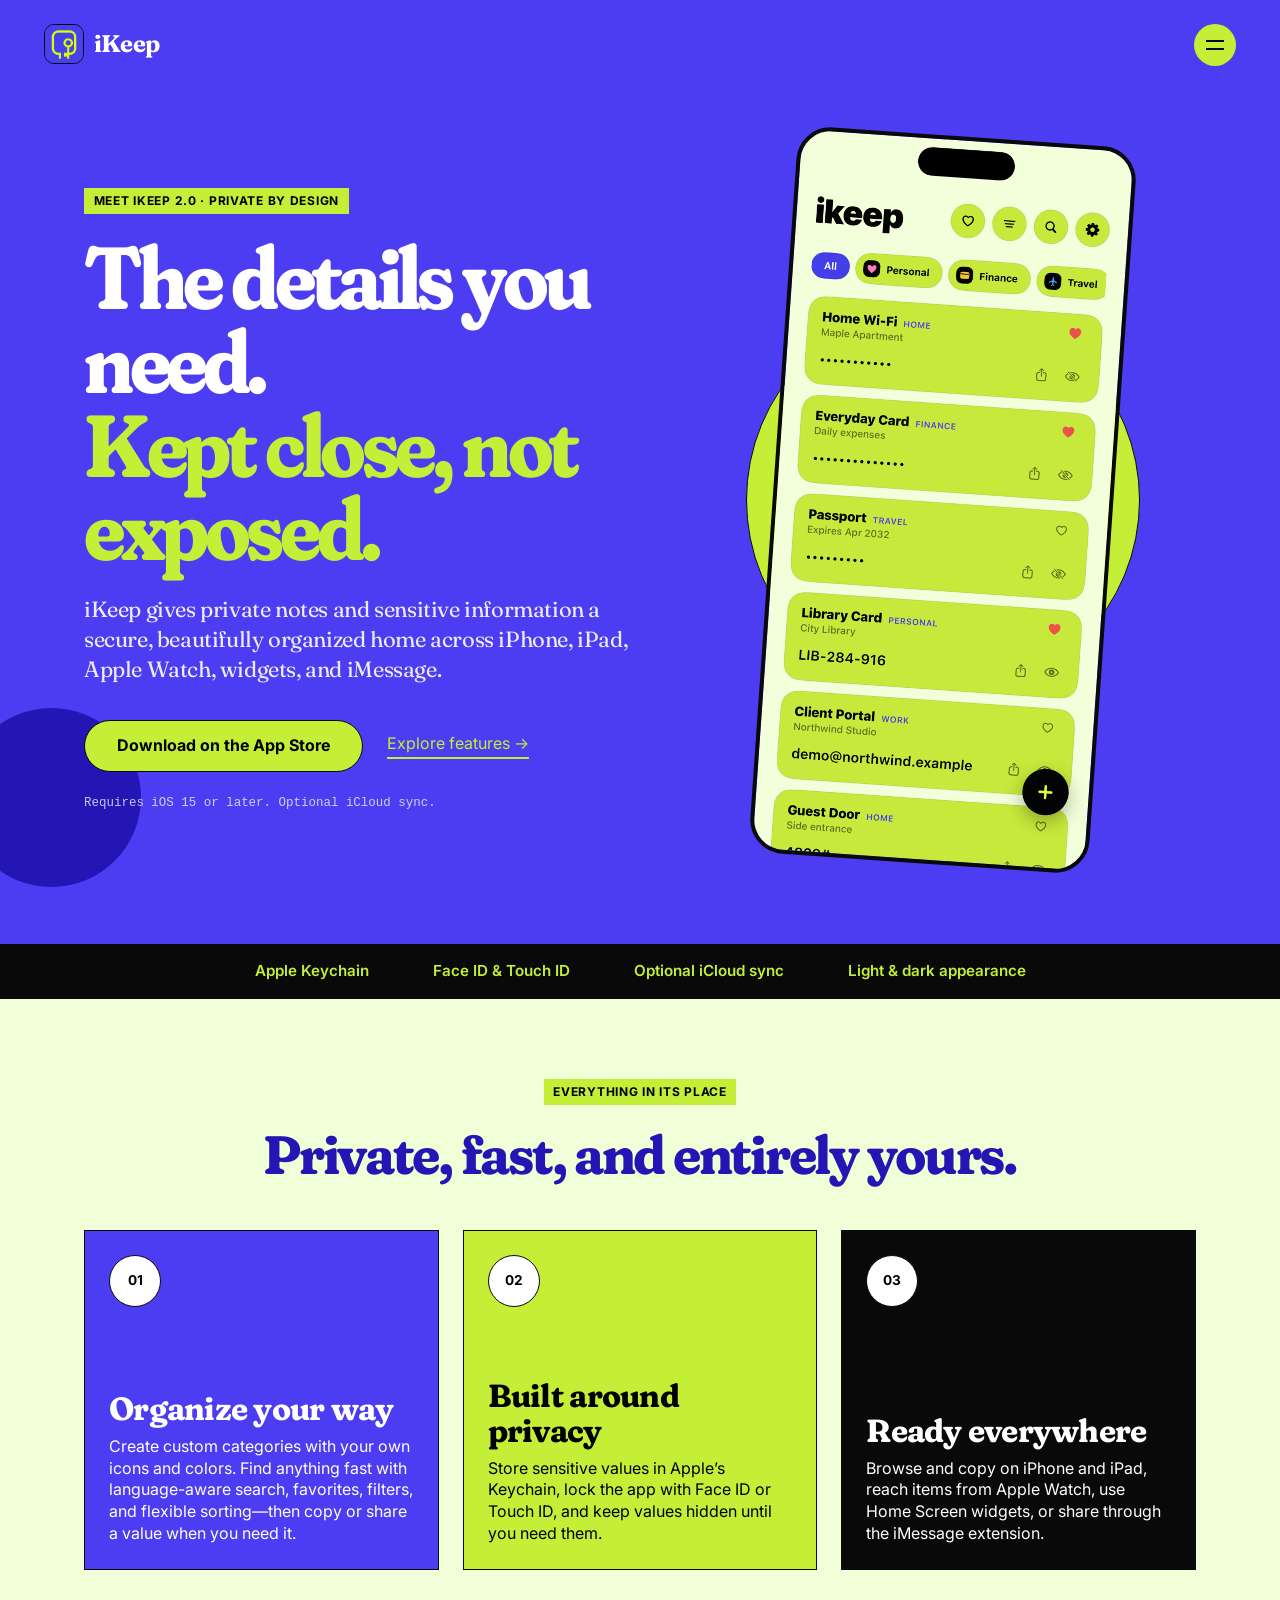
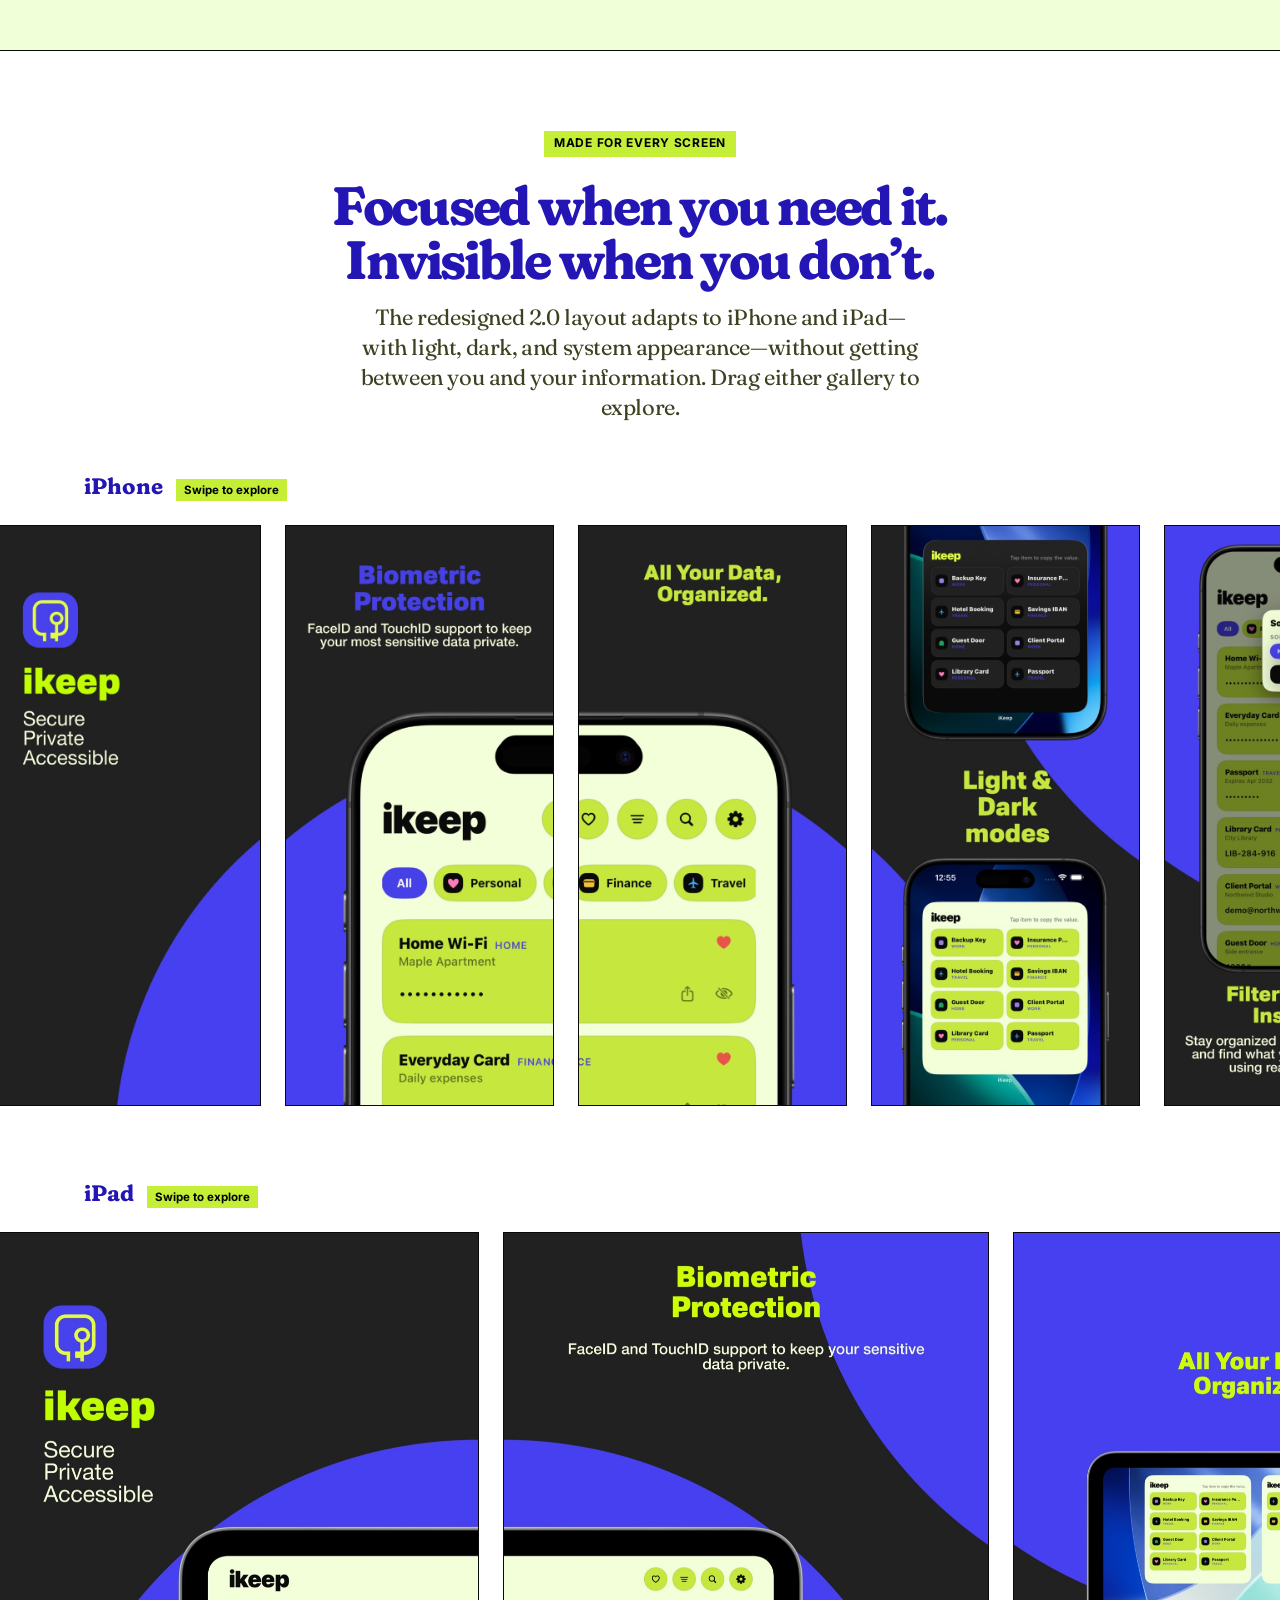
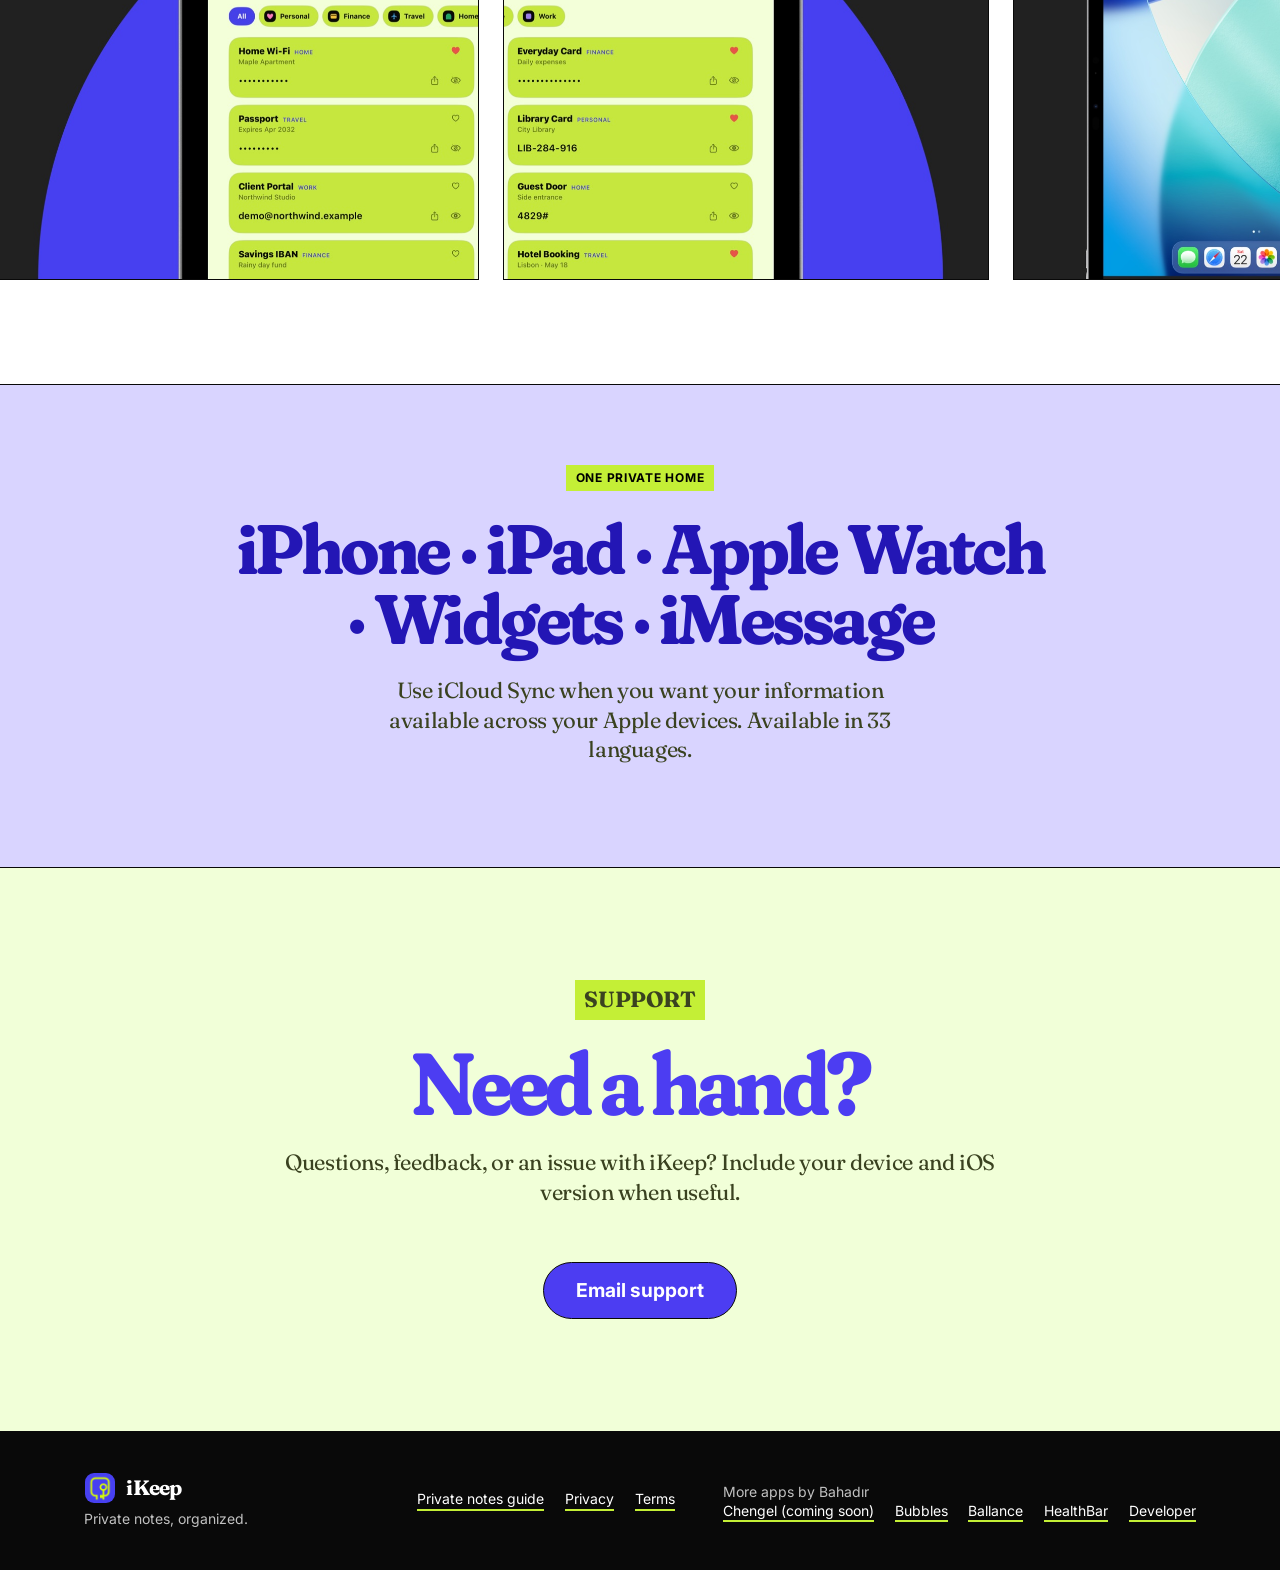
<file: index.html>
<!doctype html>
<html lang="en"><head><meta charset="utf-8"><meta name="viewport" content="width=device-width,initial-scale=1"><title>iKeep — Private Notes App for iPhone &amp; Apple Watch</title><meta name="description" content="Organize private notes and sensitive details with Apple Keychain, Face ID, optional iCloud sync, widgets, and Apple Watch access."><meta name="theme-color" content="#4c3df2"><meta property="og:type" content="website"><meta property="og:site_name" content="iKeep"><meta property="og:locale" content="en_US"><meta property="og:title" content="iKeep — Private Notes App for Apple Devices"><meta property="og:description" content="Keep important personal information protected, organized, and ready across your Apple devices."><meta property="og:image" content="https://ikeep.bahadirsonmez.com/assets/images/og-image.png"><meta property="og:image:width" content="1200"><meta property="og:image:height" content="630"><meta property="og:image:alt" content="iKeep private notes app"><meta property="og:url" content="https://ikeep.bahadirsonmez.com/"><meta name="twitter:card" content="summary_large_image"><meta name="twitter:title" content="iKeep — Private Notes App for Apple Devices"><meta name="twitter:description" content="Private notes protected with Apple Keychain and biometric lock, available across your Apple devices."><meta name="twitter:image" content="https://ikeep.bahadirsonmez.com/assets/images/og-image.png"><meta name="twitter:image:alt" content="iKeep private notes app"><meta name="apple-itunes-app" content="app-id=6502346775, app-argument=https://ikeep.bahadirsonmez.com/"><link rel="canonical" href="https://ikeep.bahadirsonmez.com/"><link rel="icon" href="/assets/images/favicon.png"><link rel="apple-touch-icon" href="/assets/images/app-icon.png"><link rel="preconnect" href="https://fonts.googleapis.com"><link rel="preconnect" href="https://fonts.gstatic.com" crossorigin><link rel="stylesheet" href="https://fonts.googleapis.com/css2?family=Fraunces:ital,opsz,wght,SOFT,WONK@0,9..144,400..800,100,0&family=Inter:wght@400;600;700&display=swap"><link rel="stylesheet" href="/assets/site.css"><script type="application/ld+json">{"@context":"https://schema.org","@type":"SoftwareApplication","name":"iKeep","applicationCategory":"UtilitiesApplication","operatingSystem":"iOS 15 or later, iPadOS, watchOS","description":"A private notes app for organizing sensitive personal details across Apple devices with Apple Keychain, biometric lock, and optional iCloud sync.","image":"https://ikeep.bahadirsonmez.com/assets/images/app-icon.png","url":"https://ikeep.bahadirsonmez.com/","downloadUrl":"https://apps.apple.com/app/id6502346775","installUrl":"https://apps.apple.com/app/id6502346775","offers":{"@type":"Offer","price":"0","priceCurrency":"USD"},"author":{"@type":"Person","name":"Bahadır Sönmez","url":"https://bahadirsonmez.com/"}}</script></head>
<body><a class="skip" href="#main">Skip to content</a><header class="site-header"><a class="brand" href="/" aria-label="iKeep home"><img src="/assets/images/app-icon.png" alt="" width="40" height="40"><span>iKeep</span></a><button class="nav-toggle" type="button" aria-expanded="false" aria-controls="site-nav" data-nav-toggle><span class="sr-only">Toggle navigation</span><span></span><span></span></button><nav id="site-nav" aria-label="Primary"><a href="#features">Features</a><a href="#screens">Screens</a><a href="#support">Support</a><a class="button small" href="https://apps.apple.com/app/id6502346775">Download</a></nav></header>
<main id="main"><section class="hero"><div class="hero-copy"><p class="eyebrow">Meet iKeep 2.0 · Private by design</p><h1>The details you need.<br><span>Kept close, not exposed.</span></h1><p class="lede">iKeep gives private notes and sensitive information a secure, beautifully organized home across iPhone, iPad, Apple Watch, widgets, and iMessage.</p><div class="actions"><a class="button" href="https://apps.apple.com/app/id6502346775">Download on the App Store</a><a class="text-link" href="#features">Explore features →</a></div><p class="fine">Requires iOS 15 or later. Optional iCloud sync.</p></div><div class="hero-art"><div class="halo"></div><img class="phone hero-phone" src="/assets/images/iphone-home.png" alt="iKeep home screen with organized private items" width="430" height="932"></div></section>
<section class="trust" aria-label="Highlights"><p>Apple Keychain</p><p>Face ID &amp; Touch ID</p><p>Optional iCloud sync</p><p>Light &amp; dark appearance</p></section>
<section id="features" class="section"><p class="eyebrow">Everything in its place</p><h2>Private, fast, and entirely yours.</h2><div class="grid"><article><span>01</span><h3>Organize your way</h3><p>Create custom categories with your own icons and colors. Find anything fast with language-aware search, favorites, filters, and flexible sorting—then copy or share a value when you need it.</p></article><article><span>02</span><h3>Built around privacy</h3><p>Store sensitive values in Apple’s Keychain, lock the app with Face ID or Touch ID, and keep values hidden until you need them.</p></article><article><span>03</span><h3>Ready everywhere</h3><p>Browse and copy on iPhone and iPad, reach items from Apple Watch, use Home Screen widgets, or share through the iMessage extension.</p></article></div></section>
<section id="screens" class="section screenshot-showcase"><div class="screens-intro"><p class="eyebrow">Made for every screen</p><h2>Focused when you need it. Invisible when you don’t.</h2><p>The redesigned 2.0 layout adapts to iPhone and iPad—with light, dark, and system appearance—without getting between you and your information. Drag either gallery to explore.</p></div><div class="screenshot-group"><div class="screenshot-heading"><h3>iPhone</h3><span>Swipe to explore</span></div><div class="screenshot-rail" data-carousel tabindex="0" aria-label="iKeep iPhone screenshots. Scroll horizontally to browse."><div class="screenshot-track"><img src="/assets/images/screenshots/iphone/01_slice_1.jpg" alt="iKeep App Store screenshot introducing the private notes app" width="415" height="900" loading="eager" decoding="async"><img src="/assets/images/screenshots/iphone/01_slice_2.jpg" alt="iKeep App Store screenshot showing Face ID and Touch ID protection on iPhone" width="415" height="900" loading="lazy" decoding="async"><img src="/assets/images/screenshots/iphone/01_slice_3.jpg" alt="iKeep App Store screenshot showing organized categories on iPhone" width="415" height="900" loading="lazy" decoding="async"><img src="/assets/images/screenshots/iphone/01_slice_4.jpg" alt="iKeep App Store screenshot showing light and dark modes" width="415" height="900" loading="lazy" decoding="async"><img src="/assets/images/screenshots/iphone/01_slice_5.jpg" alt="iKeep App Store screenshot showing sort, filter and instant search on iPhone" width="415" height="900" loading="lazy" decoding="async"><img src="/assets/images/screenshots/iphone/01_slice_6.jpg" alt="iKeep App Store screenshot showing a new item with custom categories" width="415" height="900" loading="lazy" decoding="async"><img src="/assets/images/screenshots/iphone/01_slice_7.jpg" alt="iKeep App Store screenshot showing privacy and appearance settings" width="415" height="900" loading="lazy" decoding="async"></div></div></div><div class="screenshot-group ipad"><div class="screenshot-heading"><h3>iPad</h3><span>Swipe to explore</span></div><div class="screenshot-rail" data-carousel data-direction="reverse" tabindex="0" aria-label="iKeep iPad screenshots. Scroll horizontally to browse."><div class="screenshot-track"><img src="/assets/images/screenshots/ipad/01_slice_1.jpg" alt="iKeep App Store screenshot introducing the app on iPad" width="960" height="1280" loading="lazy" decoding="async"><img src="/assets/images/screenshots/ipad/01_slice_2.jpg" alt="iKeep App Store screenshot showing biometric protection on iPad" width="960" height="1280" loading="lazy" decoding="async"><img src="/assets/images/screenshots/ipad/01_slice_3.jpg" alt="iKeep App Store screenshot showing iKeep widgets on iPad" width="960" height="1280" loading="lazy" decoding="async"><img src="/assets/images/screenshots/ipad/01_slice_4.jpg" alt="iKeep App Store screenshot showing sorting and filtering on iPad" width="960" height="1280" loading="lazy" decoding="async"><img src="/assets/images/screenshots/ipad/01_slice_5.jpg" alt="iKeep App Store screenshot showing a new item on iPad" width="960" height="1280" loading="lazy" decoding="async"><img src="/assets/images/screenshots/ipad/01_slice_6.jpg" alt="iKeep App Store screenshot showing privacy controls on iPad" width="960" height="1280" loading="lazy" decoding="async"></div></div></div></section>
<section class="section platforms"><p class="eyebrow">One private home</p><h2>iPhone · iPad · Apple Watch · Widgets · iMessage</h2><p>Use iCloud Sync when you want your information available across your Apple devices. Available in 33 languages.</p></section><section id="support" class="section support"><div><p class="eyebrow">Support</p><h2>Need a hand?</h2><p>Questions, feedback, or an issue with iKeep? Include your device and iOS version when useful.</p></div><a class="button secondary" href="mailto:info@bahadirsonmez.com?subject=iKeep%20Support">Email support</a></section></main>
<footer><div><a class="brand" href="/"><img src="/assets/images/app-icon.png" alt="" width="32" height="32">iKeep</a><p>Private notes, organized.</p></div><nav aria-label="Explore"><a href="/private-notes-iphone/">Private notes guide</a><a href="/legal/privacy.html">Privacy</a><a href="/legal/terms.html">Terms</a></nav><div><p>More apps by Bahadır</p><nav aria-label="More apps by Bahadır Sönmez"><a href="https://chengel.bahadirsonmez.com/">Chengel (coming soon)</a><a href="https://bubbles.bahadirsonmez.com/">Bubbles</a><a href="https://ballance.bahadirsonmez.com/">Ballance</a><a href="https://healthbar.bahadirsonmez.com/">HealthBar</a><a href="https://bahadirsonmez.com/">Developer</a></nav></div></footer><script src="/assets/site.js" defer></script><!-- Cloudflare Web Analytics --><script type="module" src="https://static.cloudflareinsights.com/beacon.min.js" data-cf-beacon='{"token":"b08214100473499db5d2655d0c62cd89"}'></script><!-- End Cloudflare Web Analytics --></body></html>
</file>
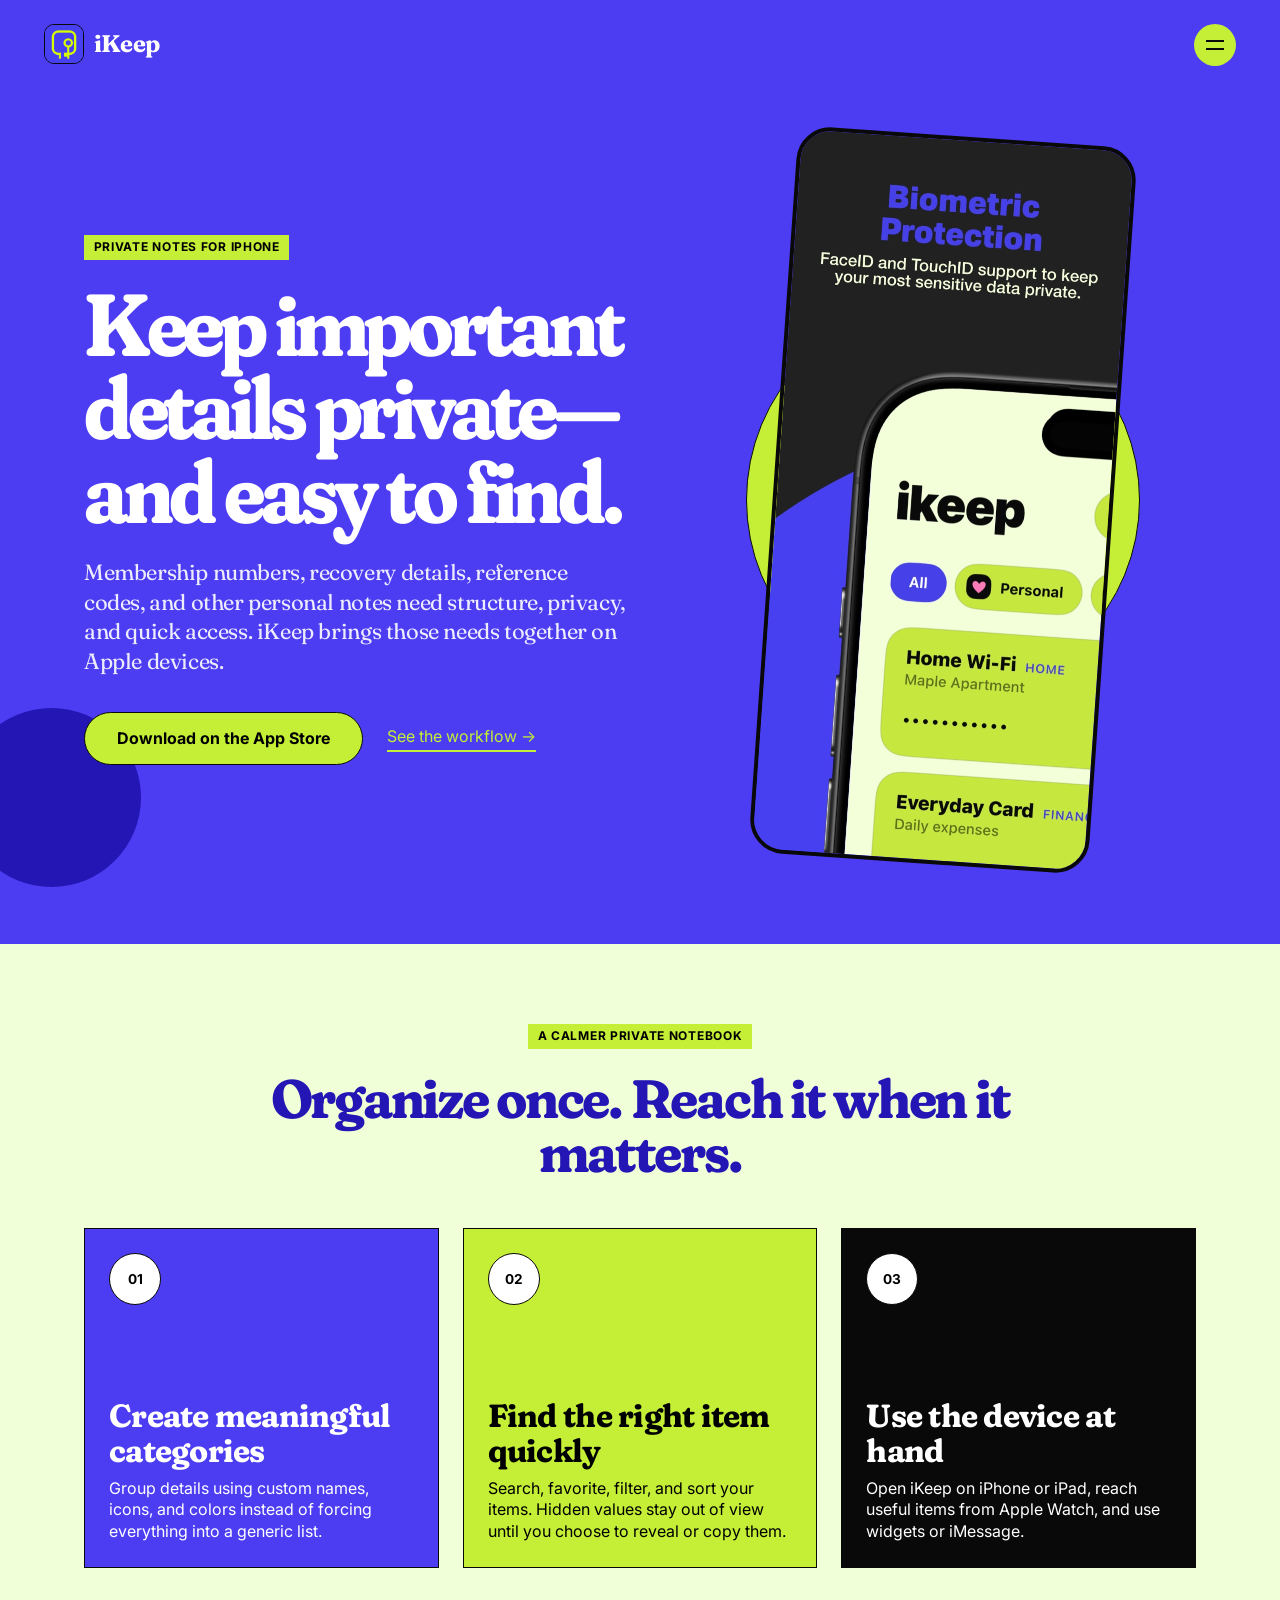
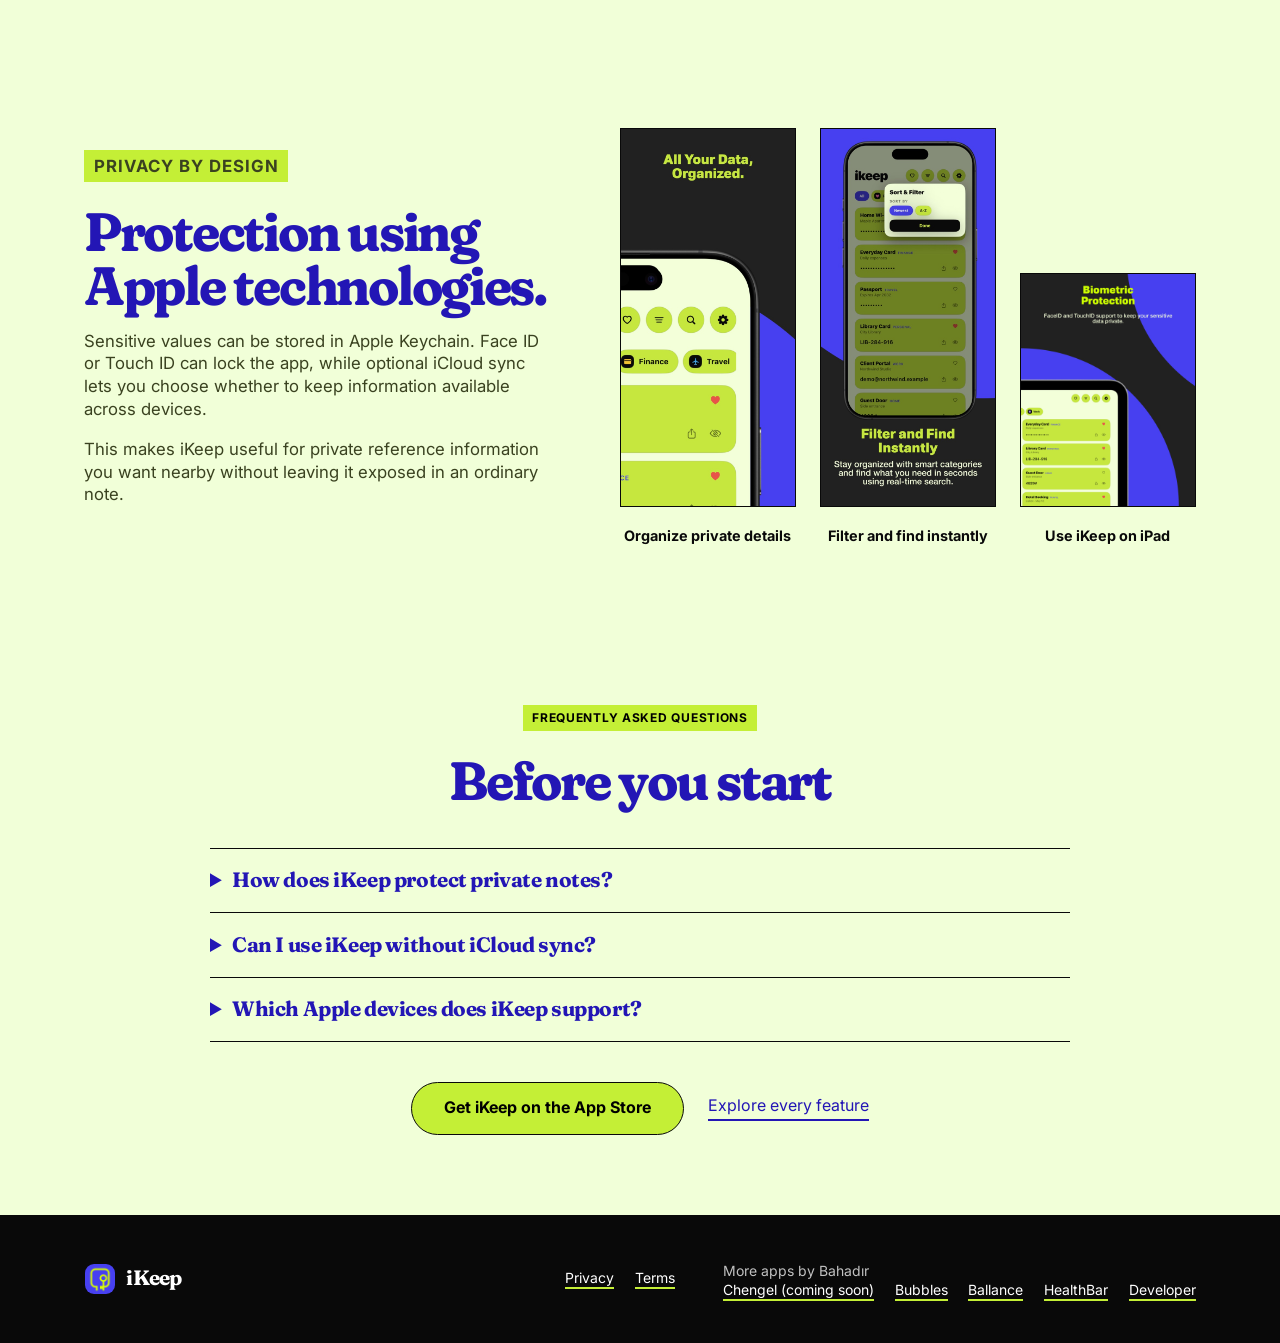
<file: private-notes-iphone/index.html>
<!doctype html>
<html lang="en">
<head>
<meta charset="utf-8">
<meta name="viewport" content="width=device-width,initial-scale=1">
<title>Private Notes App for iPhone &amp; Apple Watch — iKeep</title>
<meta name="description" content="Keep private notes and sensitive details organized on iPhone, iPad, and Apple Watch with Apple Keychain, Face ID, and optional iCloud sync.">
<meta name="theme-color" content="#4c3df2">
<link rel="canonical" href="https://ikeep.bahadirsonmez.com/private-notes-iphone/">
<meta property="og:type" content="article">
<meta property="og:site_name" content="iKeep">
<meta property="og:title" content="A Private Notes App Built for Apple Devices">
<meta property="og:description" content="A practical way to organize private details without losing fast access on iPhone, iPad, and Apple Watch.">
<meta property="og:url" content="https://ikeep.bahadirsonmez.com/private-notes-iphone/">
<meta property="og:image" content="https://ikeep.bahadirsonmez.com/assets/images/og-image.png">
<meta name="twitter:card" content="summary_large_image">
<meta name="twitter:title" content="Private Notes for iPhone — iKeep">
<meta name="twitter:description" content="Organize sensitive details with Keychain storage, biometric lock, and optional iCloud sync.">
<meta name="twitter:image" content="https://ikeep.bahadirsonmez.com/assets/images/og-image.png">
<link rel="icon" href="/assets/images/favicon.png">
<link rel="apple-touch-icon" href="/assets/images/app-icon.png">
<link rel="preconnect" href="https://fonts.googleapis.com"><link rel="preconnect" href="https://fonts.gstatic.com" crossorigin><link rel="stylesheet" href="https://fonts.googleapis.com/css2?family=Fraunces:ital,opsz,wght,SOFT,WONK@0,9..144,400..800,100,0&family=Inter:wght@400;600;700&display=swap"><link rel="stylesheet" href="/assets/site.css">
<script type="application/ld+json">{"@context":"https://schema.org","@type":"FAQPage","mainEntity":[{"@type":"Question","name":"How does iKeep protect private notes?","acceptedAnswer":{"@type":"Answer","text":"iKeep can store sensitive values in Apple Keychain and lock access with Face ID or Touch ID."}},{"@type":"Question","name":"Can I use iKeep without iCloud sync?","acceptedAnswer":{"@type":"Answer","text":"Yes. iCloud sync is optional, so you decide whether information should be available across your Apple devices."}},{"@type":"Question","name":"Which Apple devices does iKeep support?","acceptedAnswer":{"@type":"Answer","text":"iKeep supports iPhone and iPad, with access from Apple Watch plus widgets and iMessage features."}}]}</script>
</head>
<body>
<a class="skip" href="#main">Skip to content</a>
<header class="site-header">
<a class="brand" href="/">
<img src="/assets/images/app-icon.png" alt="" width="40" height="40">
<span>iKeep</span>
</a>
<button class="nav-toggle" type="button" aria-expanded="false" aria-controls="site-nav" data-nav-toggle><span class="sr-only">Toggle navigation</span><span></span><span></span></button><nav id="site-nav" aria-label="Primary">
<a href="#privacy">Privacy</a>
<a href="#faq">FAQ</a>
<a class="button small" href="https://apps.apple.com/app/id6502346775">Download</a>
</nav>
</header>
<main id="main">
<section class="hero usecase-hero">
<div>
<p class="eyebrow">Private notes for iPhone</p>
<h1>Keep important details private—and easy to find.</h1>
<p class="lede">Membership numbers, recovery details, reference codes, and other personal notes need structure, privacy, and quick access. iKeep brings those needs together on Apple devices.</p>
<div class="actions">
<a class="button" href="https://apps.apple.com/app/id6502346775">Download on the App Store</a>
<a class="text-link" href="#workflow">See the workflow →</a>
</div>
</div>
<div class="hero-art">
<div class="halo">
</div>
<img class="phone hero-phone" src="/assets/images/screenshots/iphone/01_slice_2.jpg" width="415" height="900" alt="iKeep App Store screenshot showing Face ID and Touch ID protection on iPhone">
</div>
</section>
<section id="workflow" class="section">
<p class="eyebrow">A calmer private notebook</p>
<h2>Organize once. Reach it when it matters.</h2>
<div class="grid">
<article>
<span>01</span>
<h3>Create meaningful categories</h3>
<p>Group details using custom names, icons, and colors instead of forcing everything into a generic list.</p>
</article>
<article>
<span>02</span>
<h3>Find the right item quickly</h3>
<p>Search, favorite, filter, and sort your items. Hidden values stay out of view until you choose to reveal or copy them.</p>
</article>
<article>
<span>03</span>
<h3>Use the device at hand</h3>
<p>Open iKeep on iPhone or iPad, reach useful items from Apple Watch, and use widgets or iMessage.</p>
</article>
</div>
</section>
<section id="privacy" class="section showcase">
<div>
<p class="eyebrow">Privacy by design</p>
<h2>Protection using Apple technologies.</h2>
<p>Sensitive values can be stored in Apple Keychain. Face ID or Touch ID can lock the app, while optional iCloud sync lets you choose whether to keep information available across devices.</p>
<p>This makes iKeep useful for private reference information you want nearby without leaving it exposed in an ordinary note.</p>
</div>
<div class="gallery">
<figure>
<img class="phone" src="/assets/images/screenshots/iphone/01_slice_3.jpg" alt="iKeep App Store screenshot showing organized categories on iPhone" loading="lazy" width="415" height="900">
<figcaption>Organize private details</figcaption>
</figure>
<figure>
<img class="phone" src="/assets/images/screenshots/iphone/01_slice_5.jpg" alt="iKeep App Store screenshot showing sort, filter and instant search on iPhone" loading="lazy" width="415" height="900">
<figcaption>Filter and find instantly</figcaption>
</figure>
<figure>
<img src="/assets/images/screenshots/ipad/01_slice_2.jpg" alt="iKeep App Store screenshot showing biometric protection on iPad" loading="lazy" width="960" height="1280">
<figcaption>Use iKeep on iPad</figcaption>
</figure>
</div>
</section>
<section id="faq" class="section">
<p class="eyebrow">Frequently asked questions</p>
<h2>Before you start</h2>
<div class="faq-list">
<details>
<summary>How does iKeep protect private notes?</summary>
<p>iKeep can store sensitive values in Apple Keychain and lock access with Face ID or Touch ID.</p>
</details>
<details>
<summary>Can I use iKeep without iCloud sync?</summary>
<p>Yes. iCloud sync is optional, so you decide whether information should be available across your Apple devices.</p>
</details>
<details>
<summary>Which Apple devices does iKeep support?</summary>
<p>iKeep supports iPhone and iPad, with access from Apple Watch plus widgets and iMessage features.</p>
</details>
</div>
<div class="actions">
<a class="button" href="https://apps.apple.com/app/id6502346775">Get iKeep on the App Store</a>
<a href="/">Explore every feature</a>
</div>
</section>
</main>
<footer>
<div>
<a class="brand" href="/">
<img src="/assets/images/app-icon.png" alt="" width="32" height="32">iKeep</a>
</div>
<nav>
<a href="/legal/privacy.html">Privacy</a>
<a href="/legal/terms.html">Terms</a>
</nav>
<div>
<p>More apps by Bahadır</p>
<nav>
<a href="https://chengel.bahadirsonmez.com/">Chengel (coming soon)</a>
<a href="https://bubbles.bahadirsonmez.com/">Bubbles</a>
<a href="https://ballance.bahadirsonmez.com/">Ballance</a>
<a href="https://healthbar.bahadirsonmez.com/">HealthBar</a>
<a href="https://bahadirsonmez.com/">Developer</a>
</nav>
</div>
</footer>
<script src="/assets/site.js" defer></script>
<!-- Cloudflare Web Analytics -->
<script type="module" src="https://static.cloudflareinsights.com/beacon.min.js" data-cf-beacon='{"token":"b08214100473499db5d2655d0c62cd89"}'>
</script>
<!-- End Cloudflare Web Analytics -->
</body>
</html>
</file>
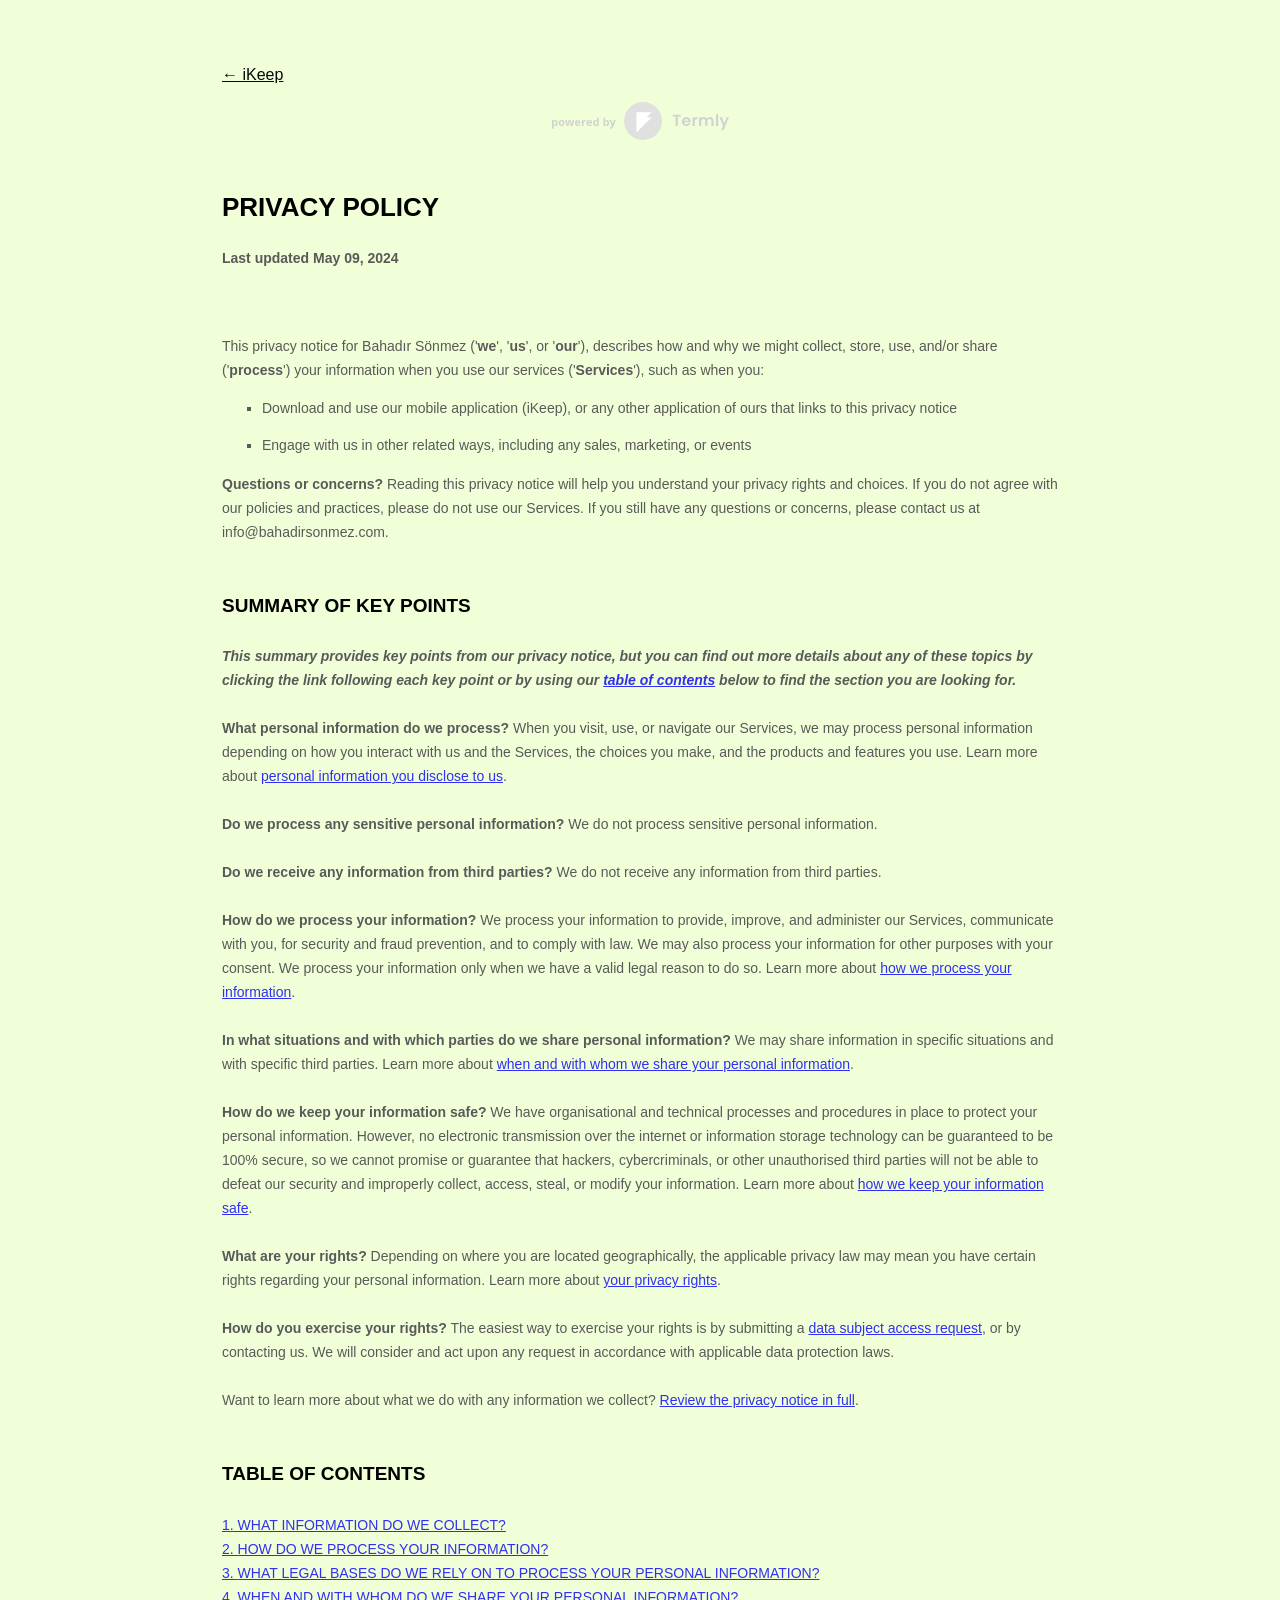
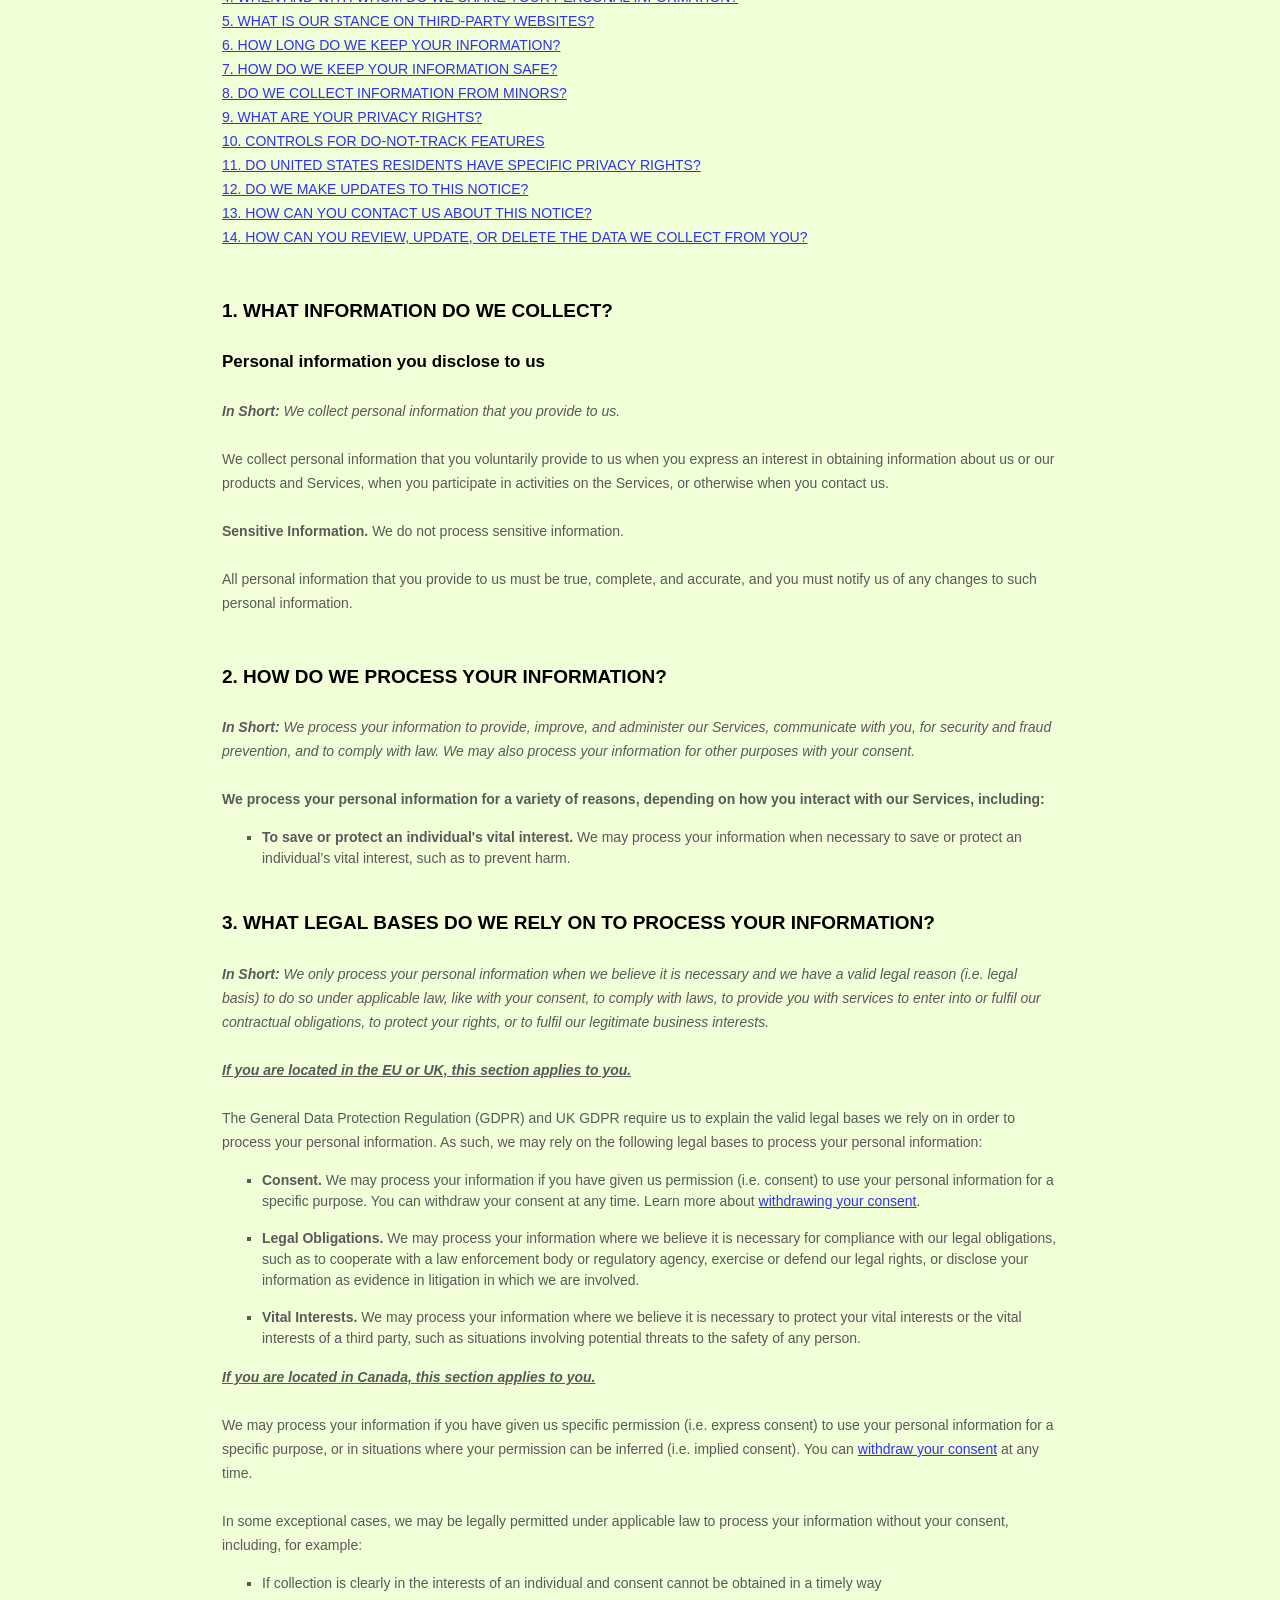
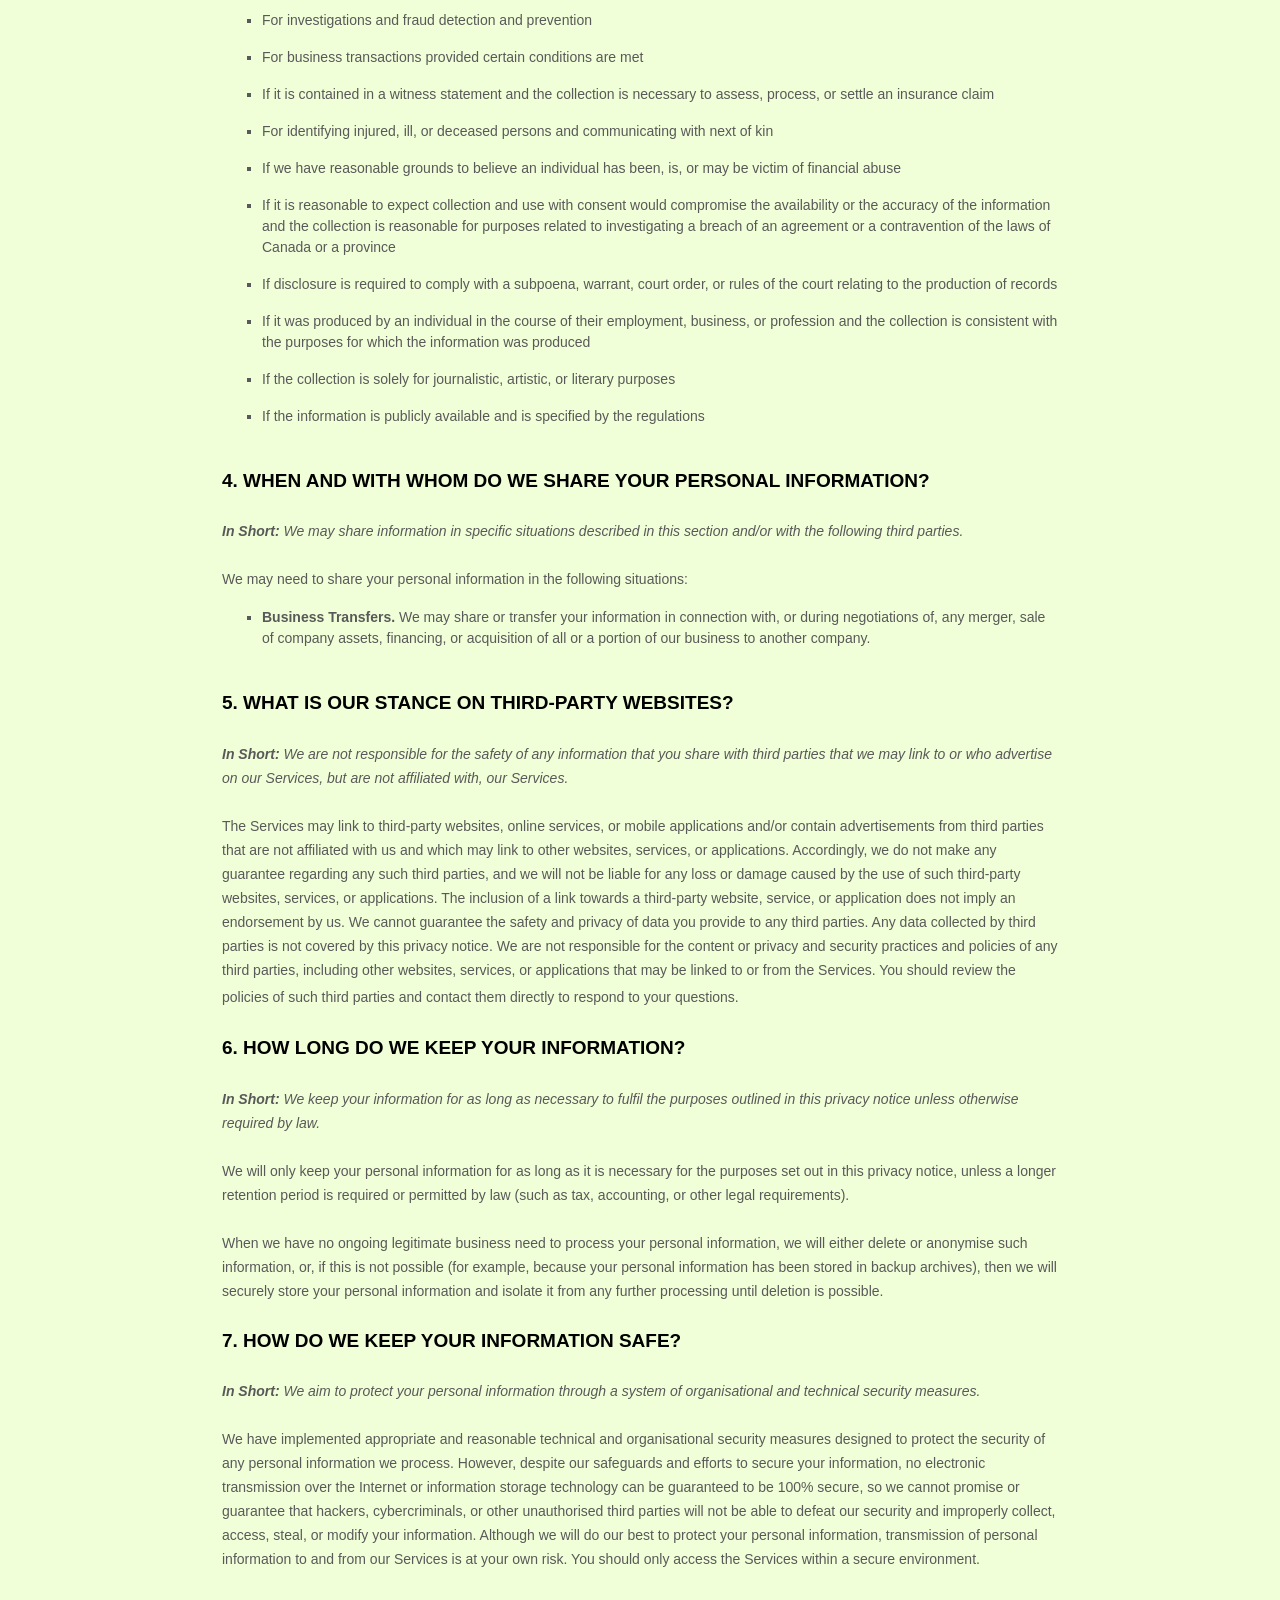
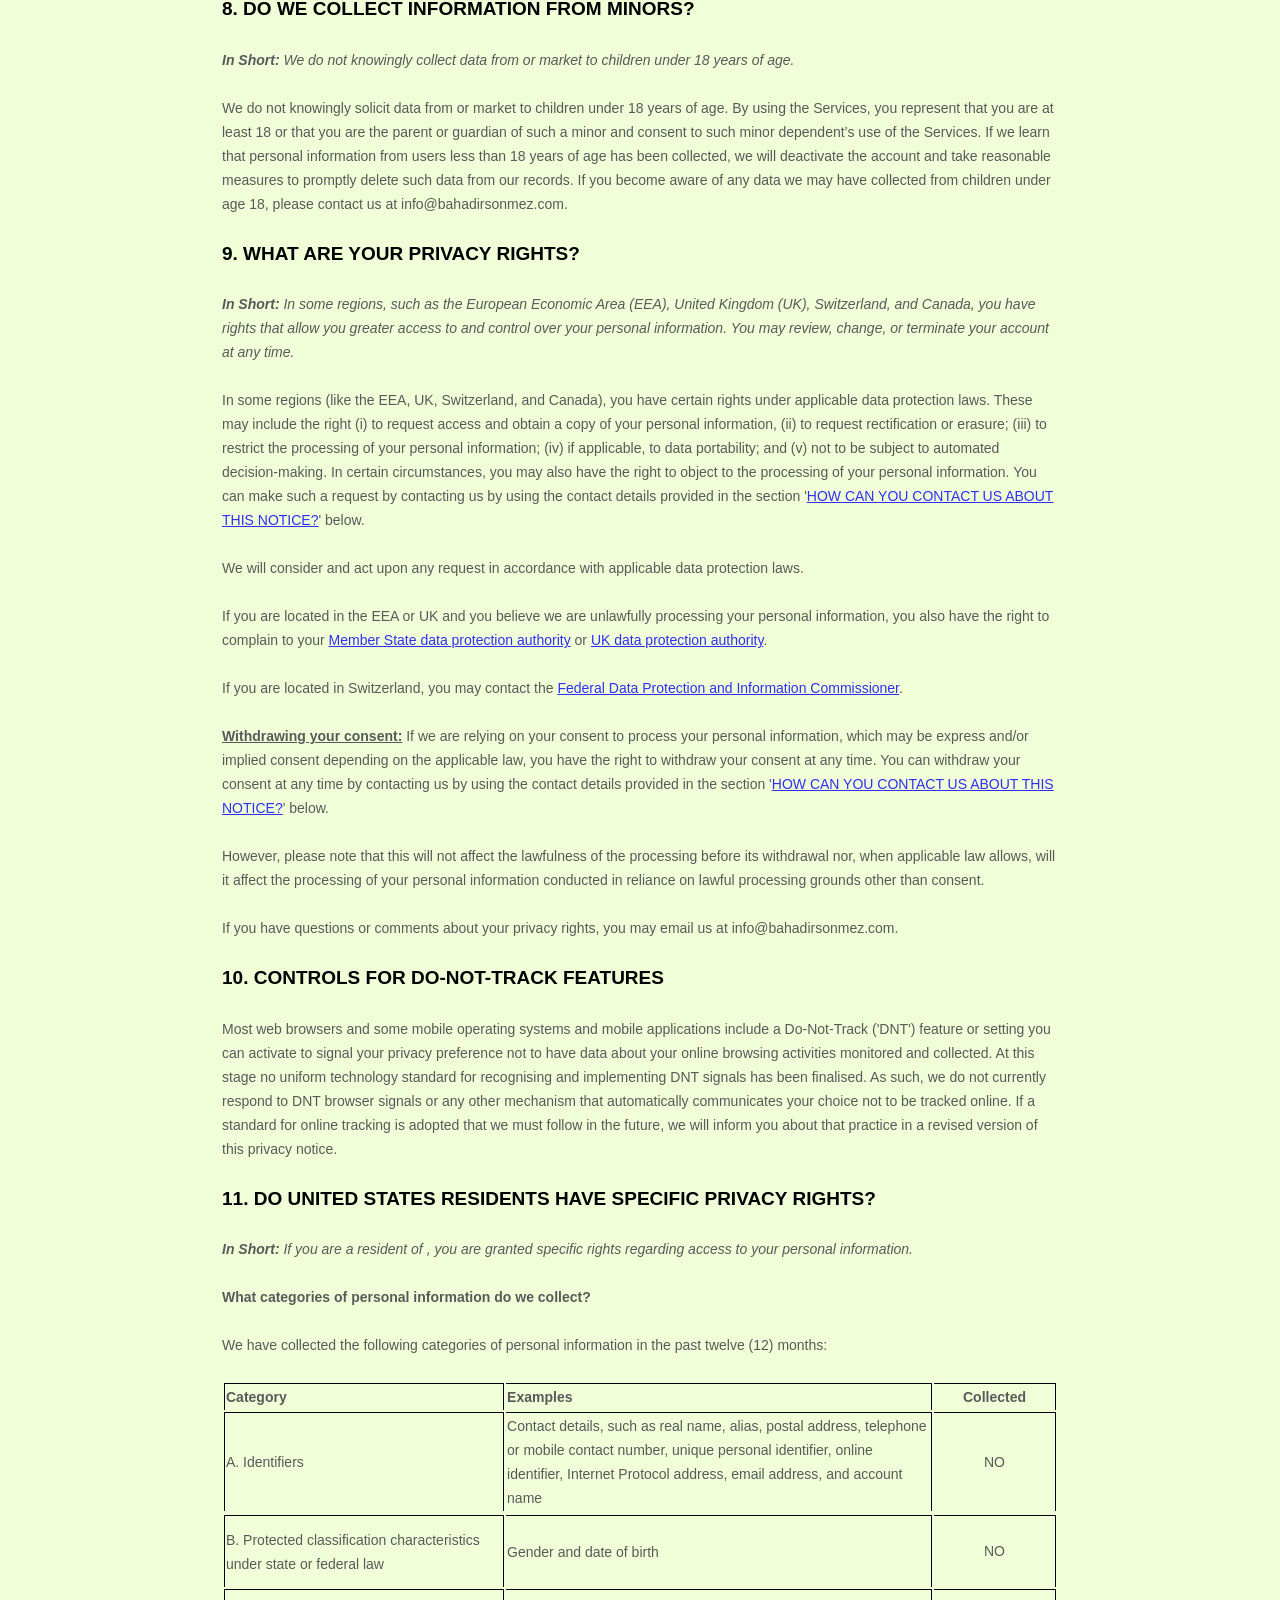
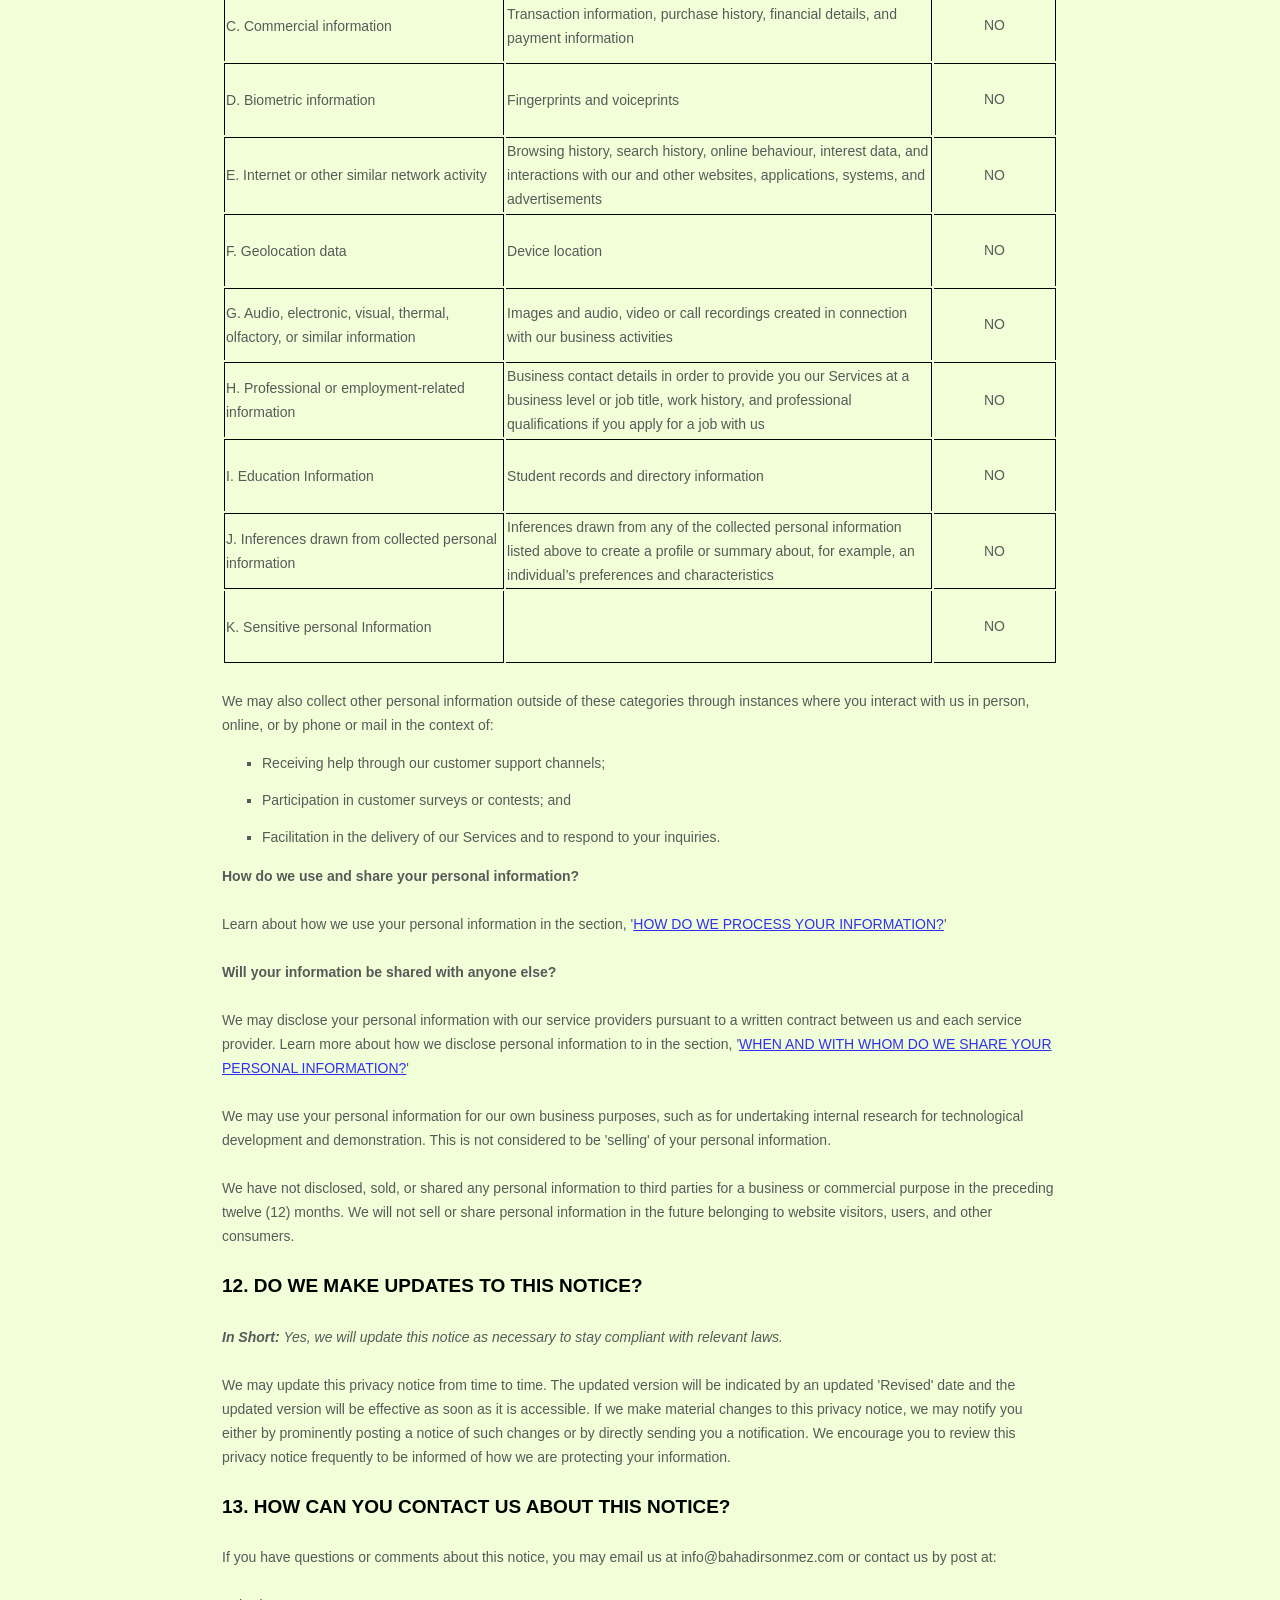
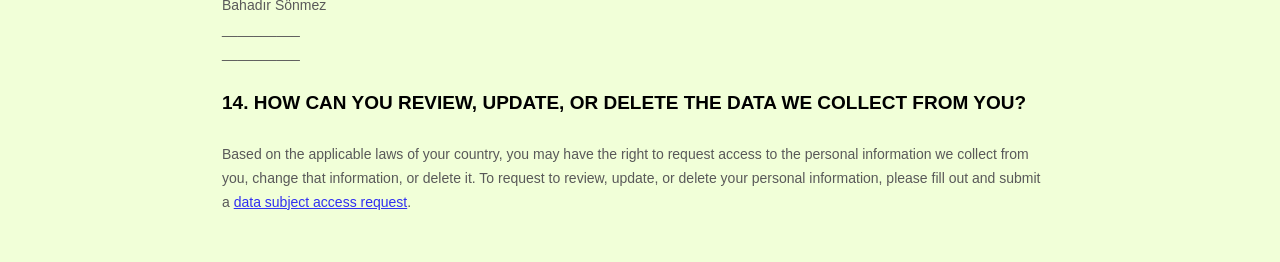
<file: legal/privacy.html>
<!doctype html><html lang="en"><head><meta charset="utf-8"><meta name="viewport" content="width=device-width,initial-scale=1"><title>Privacy Policy — iKeep</title><meta name="description" content="Privacy Policy for the iKeep app."><link rel="canonical" href="https://ikeep.bahadirsonmez.com/legal/privacy.html"><link rel="stylesheet" href="/assets/site.css"><link rel="icon" type="image/png" href="/assets/images/favicon.png"></head><body><main style="max-width:900px;margin:auto;padding:3rem 2rem"><p><a href="/">← iKeep</a></p>
      <style>
      [data-custom-class='body'], [data-custom-class='body'] * {
          background: transparent !important;
        }
      [data-custom-class='title'], [data-custom-class='title'] * {
          font-family: Arial !important;
      font-size: 26px !important;
      color: #000000 !important;
        }
      [data-custom-class='subtitle'], [data-custom-class='subtitle'] * {
          font-family: Arial !important;
      color: #595959 !important;
      font-size: 14px !important;
        }
      [data-custom-class='heading_1'], [data-custom-class='heading_1'] * {
          font-family: Arial !important;
      font-size: 19px !important;
      color: #000000 !important;
        }
      [data-custom-class='heading_2'], [data-custom-class='heading_2'] * {
          font-family: Arial !important;
      font-size: 17px !important;
      color: #000000 !important;
        }
      [data-custom-class='body_text'], [data-custom-class='body_text'] * {
          color: #595959 !important;
      font-size: 14px !important;
      font-family: Arial !important;
        }
      [data-custom-class='link'], [data-custom-class='link'] * {
          color: #3030F1 !important;
      font-size: 14px !important;
      font-family: Arial !important;
      word-break: break-word !important;
        }
      </style>
      <span style="display: block;margin: 0 auto 3.125rem;width: 11.125rem;height: 2.375rem;background: url([data-uri]) center no-repeat;"></span>
      
      <div data-custom-class="body">
      <div><strong><span style="font-size: 26px;"><span data-custom-class="title"><bdt class="block-component"></bdt><bdt class="question">PRIVACY POLICY</bdt><bdt class="statement-end-if-in-editor"></bdt></span></span></strong></div><div><br></div><div><span style="color: rgb(127, 127, 127);"><strong><span style="font-size: 15px;"><span data-custom-class="subtitle">Last updated <bdt class="question">May 09, 2024</bdt></span></span></strong></span></div><div><br></div><div><br></div><div><br></div><div style="line-height: 1.5;"><span style="color: rgb(127, 127, 127);"><span style="color: rgb(89, 89, 89); font-size: 15px;"><span data-custom-class="body_text">This privacy notice for <bdt class="question">Bahadır Sönmez<bdt class="block-component"></bdt></bdt> (<bdt class="block-component"></bdt>'<strong>we</strong>', '<strong>us</strong>', or '<strong>our</strong>'<bdt class="else-block"></bdt></span><span data-custom-class="body_text">), describes how and why we might collect, store, use, and/or share (<bdt class="block-component"></bdt>'<strong>process</strong>'<bdt class="else-block"></bdt>) your information when you use our services (<bdt class="block-component"></bdt>'<strong>Services</strong>'<bdt class="else-block"></bdt>), such as when you:</span></span></span><span style="font-size: 15px;"><span style="color: rgb(127, 127, 127);"><span data-custom-class="body_text"><span style="color: rgb(89, 89, 89);"><span data-custom-class="body_text"><bdt class="block-component"></bdt></span></span></span></span></span></span></span></span></li></ul><div><bdt class="block-component"><span style="font-size: 15px;"><span style="font-size: 15px;"><span style="color: rgb(127, 127, 127);"><span data-custom-class="body_text"><span style="color: rgb(89, 89, 89);"><span data-custom-class="body_text"><bdt class="block-component"></bdt></span></span></span></span></span></span></bdt></div><ul><li data-custom-class="body_text" style="line-height: 1.5;"><span style="font-size: 15px; color: rgb(89, 89, 89);"><span style="font-size: 15px; color: rgb(89, 89, 89);"><span data-custom-class="body_text">Download and use<bdt class="block-component"></bdt> our mobile application<bdt class="block-component"></bdt> (<bdt class="question">iKeep)<span style="font-size: 15px; color: rgb(89, 89, 89);"><span style="font-size: 15px; color: rgb(89, 89, 89);"><span data-custom-class="body_text"><span style="font-size: 15px;"><span style="color: rgb(89, 89, 89);"><span data-custom-class="body_text"><span style="font-size: 15px;"><span style="color: rgb(89, 89, 89);"><bdt class="statement-end-if-in-editor">,</bdt></span></span></span></span></span></span></span></span></bdt></span><span data-custom-class="body_text"><span style="font-size: 15px;"><span style="color: rgb(89, 89, 89);"><span data-custom-class="body_text"><span style="font-size: 15px;"><span style="color: rgb(89, 89, 89);"><bdt class="statement-end-if-in-editor"><bdt class="block-component"> or any other application of ours that links to this privacy notice</bdt></bdt></span></span></span></span></span></span></span></span></li></ul><div style="line-height: 1.5;"><span style="font-size: 15px;"><span style="color: rgb(127, 127, 127);"><span data-custom-class="body_text"><span style="color: rgb(89, 89, 89);"><span data-custom-class="body_text"><bdt class="block-component"></bdt></span></span></span></span></span></div><ul><li data-custom-class="body_text" style="line-height: 1.5;"><span style="font-size: 15px; color: rgb(89, 89, 89);"><span style="font-size: 15px; color: rgb(89, 89, 89);"><span data-custom-class="body_text">Engage with us in other related ways, including any sales, marketing, or events<span style="font-size: 15px;"><span style="color: rgb(89, 89, 89);"><span data-custom-class="body_text"><span style="font-size: 15px;"><span style="color: rgb(89, 89, 89);"><bdt class="statement-end-if-in-editor"></bdt></span></span></span></span></span></span></span></span></li></ul><div style="line-height: 1.5;"><span style="font-size: 15px;"><span style="color: rgb(127, 127, 127);"><span data-custom-class="body_text"><strong>Questions or concerns? </strong>Reading this privacy notice will help you understand your privacy rights and choices. If you do not agree with our policies and practices, please do not use our Services.<bdt class="block-component"></bdt> If you still have any questions or concerns, please contact us at <bdt class="question">info@bahadirsonmez.com</bdt>.</span></span></span></div><div style="line-height: 1.5;"><br></div><div style="line-height: 1.5;"><br></div><div style="line-height: 1.5;"><strong><span style="font-size: 15px;"><span data-custom-class="heading_1">SUMMARY OF KEY POINTS</span></span></strong></div><div style="line-height: 1.5;"><br></div><div style="line-height: 1.5;"><span style="font-size: 15px;"><span data-custom-class="body_text"><strong><em>This summary provides key points from our privacy notice, but you can find out more details about any of these topics by clicking the link following each key point or by using our </em></strong></span></span><a data-custom-class="link" href="#toc"><span style="color: rgb(0, 58, 250); font-size: 15px;"><span data-custom-class="body_text"><strong><em>table of contents</em></strong></span></span></a><span style="font-size: 15px;"><span data-custom-class="body_text"><strong><em> below to find the section you are looking for.</em></strong></span></span></div><div style="line-height: 1.5;"><br></div><div style="line-height: 1.5;"><span style="font-size: 15px;"><span data-custom-class="body_text"><strong>What personal information do we process?</strong> When you visit, use, or navigate our Services, we may process personal information depending on how you interact with us and the Services, the choices you make, and the products and features you use. Learn more about </span></span><a data-custom-class="link" href="#personalinfo"><span style="color: rgb(0, 58, 250); font-size: 15px;"><span data-custom-class="body_text">personal information you disclose to us</span></span></a><span data-custom-class="body_text">.</span></div><div style="line-height: 1.5;"><br></div><div style="line-height: 1.5;"><span style="font-size: 15px;"><span data-custom-class="body_text"><strong>Do we process any sensitive personal information?</strong> <bdt class="block-component"></bdt>We do not process sensitive personal information.<bdt class="else-block"></bdt></span></span></div><div style="line-height: 1.5;"><br></div><div style="line-height: 1.5;"><span style="font-size: 15px;"><span data-custom-class="body_text"><strong>Do we receive any information from third parties?</strong> <bdt class="block-component"></bdt>We do not receive any information from third parties.<bdt class="else-block"></bdt></span></span></div><div style="line-height: 1.5;"><br></div><div style="line-height: 1.5;"><span style="font-size: 15px;"><span data-custom-class="body_text"><strong>How do we process your information?</strong> We process your information to provide, improve, and administer our Services, communicate with you, for security and fraud prevention, and to comply with law. We may also process your information for other purposes with your consent. We process your information only when we have a valid legal reason to do so. Learn more about </span></span><a data-custom-class="link" href="#infouse"><span style="color: rgb(0, 58, 250); font-size: 15px;"><span data-custom-class="body_text">how we process your information</span></span></a><span data-custom-class="body_text">.</span></div><div style="line-height: 1.5;"><br></div><div style="line-height: 1.5;"><span style="font-size: 15px;"><span data-custom-class="body_text"><strong>In what situations and with which <bdt class="block-component"></bdt>parties do we share personal information?</strong> We may share information in specific situations and with specific <bdt class="block-component"></bdt>third parties. Learn more about </span></span><a data-custom-class="link" href="#whoshare"><span style="color: rgb(0, 58, 250); font-size: 15px;"><span data-custom-class="body_text">when and with whom we share your personal information</span></span></a><span style="font-size: 15px;"><span data-custom-class="body_text">.<bdt class="block-component"></bdt></span></span></div><div style="line-height: 1.5;"><br></div><div style="line-height: 1.5;"><span style="font-size: 15px;"><span data-custom-class="body_text"><strong>How do we keep your information safe?</strong> We have <bdt class="block-component"></bdt>organisational<bdt class="else-block"></bdt> and technical processes and procedures in place to protect your personal information. However, no electronic transmission over the internet or information storage technology can be guaranteed to be 100% secure, so we cannot promise or guarantee that hackers, cybercriminals, or other <bdt class="block-component"></bdt>unauthorised<bdt class="else-block"></bdt> third parties will not be able to defeat our security and improperly collect, access, steal, or modify your information. Learn more about </span></span><a data-custom-class="link" href="#infosafe"><span style="color: rgb(0, 58, 250); font-size: 15px;"><span data-custom-class="body_text">how we keep your information safe</span></span></a><span data-custom-class="body_text">.</span><span style="font-size: 15px;"><span data-custom-class="body_text"><bdt class="statement-end-if-in-editor"></bdt></span></span></div><div style="line-height: 1.5;"><br></div><div style="line-height: 1.5;"><span style="font-size: 15px;"><span data-custom-class="body_text"><strong>What are your rights?</strong> Depending on where you are located geographically, the applicable privacy law may mean you have certain rights regarding your personal information. Learn more about </span></span><a data-custom-class="link" href="#privacyrights"><span style="color: rgb(0, 58, 250); font-size: 15px;"><span data-custom-class="body_text">your privacy rights</span></span></a><span data-custom-class="body_text">.</span></div><div style="line-height: 1.5;"><br></div><div style="line-height: 1.5;"><span style="font-size: 15px;"><span data-custom-class="body_text"><strong>How do you exercise your rights?</strong> The easiest way to exercise your rights is by <bdt class="block-component">submitting a </bdt></span></span><a data-custom-class="link" href="https://app.termly.io/notify/9872e3c7-0504-4a13-b3d2-178f675ea156" rel="noopener noreferrer" target="_blank"><span style="color: rgb(0, 58, 250); font-size: 15px;"><span data-custom-class="body_text">data subject access request</span></span></a><span style="font-size: 15px;"><span data-custom-class="body_text"><bdt class="block-component"></bdt>, or by contacting us. We will consider and act upon any request in accordance with applicable data protection laws.</span></span></div><div style="line-height: 1.5;"><br></div><div style="line-height: 1.5;"><span style="font-size: 15px;"><span data-custom-class="body_text">Want to learn more about what we do with any information we collect? </span></span><a data-custom-class="link" href="#toc"><span style="color: rgb(0, 58, 250); font-size: 15px;"><span data-custom-class="body_text">Review the privacy notice in full</span></span></a><span style="font-size: 15px;"><span data-custom-class="body_text">.</span></span></div><div style="line-height: 1.5;"><br></div><div style="line-height: 1.5;"><br></div><div id="toc" style="line-height: 1.5;"><span style="font-size: 15px;"><span style="color: rgb(127, 127, 127);"><span style="color: rgb(0, 0, 0);"><strong><span data-custom-class="heading_1">TABLE OF CONTENTS</span></strong></span></span></span></div><div style="line-height: 1.5;"><br></div><div style="line-height: 1.5;"><span style="font-size: 15px;"><a data-custom-class="link" href="#infocollect"><span style="color: rgb(0, 58, 250);">1. WHAT INFORMATION DO WE COLLECT?</span></a></span></div><div style="line-height: 1.5;"><span style="font-size: 15px;"><a data-custom-class="link" href="#infouse"><span style="color: rgb(0, 58, 250);">2. HOW DO WE PROCESS YOUR INFORMATION?<bdt class="block-component"></bdt></span></a></span></div><div style="line-height: 1.5;"><span style="font-size: 15px;"><a data-custom-class="link" href="#legalbases"><span style="color: rgb(0, 58, 250);">3. <span style="font-size: 15px;"><span style="color: rgb(0, 58, 250);">WHAT LEGAL BASES DO WE RELY ON TO PROCESS YOUR PERSONAL INFORMATION?</span></span><bdt class="statement-end-if-in-editor"></bdt></span></a></span></div><div style="line-height: 1.5;"><span style="font-size: 15px;"><span style="color: rgb(0, 58, 250);"><a data-custom-class="link" href="#whoshare">4. WHEN AND WITH WHOM DO WE SHARE YOUR PERSONAL INFORMATION?</a></span><span data-custom-class="body_text"><bdt class="block-component"></bdt></span></span></div><div style="line-height: 1.5;"><span style="color: rgb(0, 58, 250); font-size: 15px;"><a data-custom-class="link" href="#3pwebsites">5. WHAT IS OUR STANCE ON THIRD-PARTY WEBSITES?<bdt class="statement-end-if-in-editor"></bdt></a><span style="color: rgb(127, 127, 127);"><span style="color: rgb(89, 89, 89);"><span data-custom-class="body_text"><span style="color: rgb(89, 89, 89);"><bdt class="block-component"></bdt></span></span><span data-custom-class="body_text"><span style="color: rgb(89, 89, 89);"><span style="color: rgb(89, 89, 89);"><span style="color: rgb(89, 89, 89);"><bdt class="block-component"></bdt></span></span><bdt class="block-component"></bdt></span></span></span></span></span></div><div style="line-height: 1.5;"><span style="font-size: 15px;"><a data-custom-class="link" href="#inforetain"><span style="color: rgb(0, 58, 250);">6. HOW LONG DO WE KEEP YOUR INFORMATION?</span></a><span style="color: rgb(127, 127, 127);"><span style="color: rgb(89, 89, 89);"><span data-custom-class="body_text"><span style="color: rgb(89, 89, 89);"><span style="color: rgb(89, 89, 89);"><bdt class="block-component"></bdt></span></span></span></span></span></span></div><div style="line-height: 1.5;"><span style="font-size: 15px;"><a data-custom-class="link" href="#infosafe"><span style="color: rgb(0, 58, 250);">7. HOW DO WE KEEP YOUR INFORMATION SAFE?</span></a><span style="color: rgb(127, 127, 127);"><span style="color: rgb(89, 89, 89);"><span data-custom-class="body_text"><span style="color: rgb(89, 89, 89);"><bdt class="statement-end-if-in-editor"></bdt><bdt class="block-component"></bdt></span></span></span></span></span></div><div style="line-height: 1.5;"><span style="font-size: 15px;"><a data-custom-class="link" href="#infominors"><span style="color: rgb(0, 58, 250);">8. DO WE COLLECT INFORMATION FROM MINORS?</span></a><span style="color: rgb(127, 127, 127);"><span style="color: rgb(89, 89, 89);"><span data-custom-class="body_text"><span style="color: rgb(89, 89, 89);"><bdt class="statement-end-if-in-editor"></bdt></span></span></span></span></span></div><div style="line-height: 1.5;"><span style="font-size: 15px;"><span style="color: rgb(0, 58, 250);"><a data-custom-class="link" href="#privacyrights">9. WHAT ARE YOUR PRIVACY RIGHTS?</a></span></span></div><div style="line-height: 1.5;"><span style="font-size: 15px;"><a data-custom-class="link" href="#DNT"><span style="color: rgb(0, 58, 250);">10. CONTROLS FOR DO-NOT-TRACK FEATURES<bdt class="block-component"></bdt></span></a></span></div><div style="line-height: 1.5;"><span style="font-size: 15px;"><a data-custom-class="link" href="#uslaws"><span style="color: rgb(0, 58, 250);">11. DO UNITED STATES RESIDENTS HAVE SPECIFIC PRIVACY RIGHTS?</span></a></span><bdt class="block-component"><span style="font-size: 15px;"><span data-custom-class="body_text"></span></bdt></span></div><div style="line-height: 1.5;"><bdt class="block-component"><span style="font-size: 15px;"></bdt><bdt class="block-component"></bdt><bdt class="block-component"></bdt><bdt class="block-component"></bdt><bdt class="block-component"></bdt><bdt class="block-component"></bdt><bdt class="block-component"></bdt><bdt class="block-component"></bdt><bdt class="block-component"></bdt><bdt class="block-component"></span></bdt></div><div style="line-height: 1.5;"><span style="font-size: 15px;"><a data-custom-class="link" href="#policyupdates"><span style="color: rgb(0, 58, 250);">12. DO WE MAKE UPDATES TO THIS NOTICE?</span></a></span></div><div style="line-height: 1.5;"><a data-custom-class="link" href="#contact"><span style="color: rgb(0, 58, 250); font-size: 15px;">13. HOW CAN YOU CONTACT US ABOUT THIS NOTICE?</span></a></div><div style="line-height: 1.5;"><a data-custom-class="link" href="#request"><span style="color: rgb(0, 58, 250);">14. HOW CAN YOU REVIEW, UPDATE, OR DELETE THE DATA WE COLLECT FROM YOU?</span></a></div><div style="line-height: 1.5;"><br></div><div style="line-height: 1.5;"><br></div><div id="infocollect" style="line-height: 1.5;"><span style="color: rgb(0, 0, 0);"><span style="color: rgb(0, 0, 0); font-size: 15px;"><span style="font-size: 15px; color: rgb(0, 0, 0);"><span style="font-size: 15px; color: rgb(0, 0, 0);"><span id="control" style="color: rgb(0, 0, 0);"><strong><span data-custom-class="heading_1">1. WHAT INFORMATION DO WE COLLECT?</span></strong></span></span></span></span></span></div><div style="line-height: 1.5;"><br></div><div id="personalinfo" style="line-height: 1.5;"><span data-custom-class="heading_2" style="color: rgb(0, 0, 0);"><span style="font-size: 15px;"><strong>Personal information you disclose to us</strong></span></span></div><div><div><br></div><div style="line-height: 1.5;"><span style="color: rgb(127, 127, 127);"><span style="color: rgb(89, 89, 89); font-size: 15px;"><span data-custom-class="body_text"><span style="font-size: 15px; color: rgb(89, 89, 89);"><span style="font-size: 15px; color: rgb(89, 89, 89);"><span data-custom-class="body_text"><strong><em>In Short:</em></strong></span></span></span></span><span data-custom-class="body_text"><span style="font-size: 15px; color: rgb(89, 89, 89);"><span style="font-size: 15px; color: rgb(89, 89, 89);"><span data-custom-class="body_text"><strong><em> </em></strong><em>We collect personal information that you provide to us.</em></span></span></span></span></span></span></div></div><div style="line-height: 1.5;"><br></div><div style="line-height: 1.5;"><span style="font-size: 15px; color: rgb(89, 89, 89);"><span style="font-size: 15px; color: rgb(89, 89, 89);"><span data-custom-class="body_text">We collect personal information that you voluntarily provide to us when you <span style="font-size: 15px;"><bdt class="block-component"></bdt></span></span><span data-custom-class="body_text">express an interest in obtaining information about us or our products and Services, when you participate in activities on the Services, or otherwise when you contact us.</span></span></span></span></div><div style="line-height: 1.5;"><br></div><div style="line-height: 1.5;"><span style="font-size: 15px; color: rgb(89, 89, 89);"><span style="font-size: 15px; color: rgb(89, 89, 89);"><span data-custom-class="body_text"><span style="font-size: 15px;"><bdt class="block-component"></bdt></span></span></span></span></span></div><div id="sensitiveinfo" style="line-height: 1.5;"><span style="font-size: 15px;"><span data-custom-class="body_text"><strong>Sensitive Information.</strong> <bdt class="block-component"></bdt>We do not process sensitive information.</span></span></div><div style="line-height: 1.5;"><br></div><div style="line-height: 1.5;"><span style="font-size: 15px;"><span data-custom-class="body_text"><bdt class="else-block"></bdt></span></span><span style="font-size: 15px; color: rgb(89, 89, 89);"><span style="font-size: 15px; color: rgb(89, 89, 89);"><span data-custom-class="body_text"><span style="font-size: 15px;"><span data-custom-class="body_text"><bdt class="block-component"><bdt class="block-component"></bdt></bdt></span></span></span></span><bdt class="block-component"><bdt class="block-component"></span></span></bdt></div><div style="line-height: 1.5;"><span style="font-size: 15px; color: rgb(89, 89, 89);"><span style="font-size: 15px; color: rgb(89, 89, 89);"><span data-custom-class="body_text">All personal information that you provide to us must be true, complete, and accurate, and you must notify us of any changes to such personal information.</span></span></span></div><div style="line-height: 1.5;"><br></div><div style="line-height: 1.5;"><span style="font-size: 15px; color: rgb(89, 89, 89);"><span style="font-size: 15px; color: rgb(89, 89, 89);"><span data-custom-class="body_text"><bdt class="block-component"></bdt></bdt></span><span data-custom-class="body_text"><span style="color: rgb(89, 89, 89); font-size: 15px;"><span data-custom-class="body_text"><span style="color: rgb(89, 89, 89); font-size: 15px;"><span data-custom-class="body_text"><bdt class="statement-end-if-in-editor"><bdt class="block-component"></bdt></bdt></span></span></span></span></bdt></span></span></span></span></span></span></span></span><span style="font-size: 15px;"><span data-custom-class="body_text"><bdt class="block-component"></bdt></span></span></div><div style="line-height: 1.5;"><br></div><div id="infouse" style="line-height: 1.5;"><span style="color: rgb(127, 127, 127);"><span style="color: rgb(89, 89, 89); font-size: 15px;"><span style="font-size: 15px; color: rgb(89, 89, 89);"><span style="font-size: 15px; color: rgb(89, 89, 89);"><span id="control" style="color: rgb(0, 0, 0);"><strong><span data-custom-class="heading_1">2. HOW DO WE PROCESS YOUR INFORMATION?</span></strong></span></span></span></span></span></div><div><div style="line-height: 1.5;"><br></div><div style="line-height: 1.5;"><span style="color: rgb(127, 127, 127);"><span style="color: rgb(89, 89, 89); font-size: 15px;"><span data-custom-class="body_text"><span style="font-size: 15px; color: rgb(89, 89, 89);"><span style="font-size: 15px; color: rgb(89, 89, 89);"><span data-custom-class="body_text"><strong><em>In Short: </em></strong><em>We process your information to provide, improve, and administer our Services, communicate with you, for security and fraud prevention, and to comply with law. We may also process your information for other purposes with your consent.</em></span></span></span></span></span></span></div></div><div style="line-height: 1.5;"><br></div><div style="line-height: 1.5;"><span style="font-size: 15px; color: rgb(89, 89, 89);"><span style="font-size: 15px; color: rgb(89, 89, 89);"><span data-custom-class="body_text"><strong>We process your personal information for a variety of reasons, depending on how you interact with our Services, including:</strong><bdt class="block-component"></bdt></span></span></span></span></span></span></span></span></span></span></span></span></li></ul><div style="line-height: 1.5;"><span style="font-size: 15px; color: rgb(89, 89, 89);"><span style="font-size: 15px; color: rgb(89, 89, 89);"><span data-custom-class="body_text"><bdt class="block-component"></bdt></span></span></span></span></span></span></span></span></span></span></span></span></span></span></span></li></ul><div style="line-height: 1.5;"><span style="font-size: 15px; color: rgb(89, 89, 89);"><span style="font-size: 15px; color: rgb(89, 89, 89);"><span data-custom-class="body_text"><bdt class="block-component"></bdt></span></span></span></span></span></span></span></span></span></span></span></span></span></span></span></span></span></span></span></span></span></li></ul><div style="line-height: 1.5;"><span style="font-size: 15px; color: rgb(89, 89, 89);"><span style="font-size: 15px; color: rgb(89, 89, 89);"><span data-custom-class="body_text"><bdt class="block-component"></bdt></span></span></span></span></span></span></span></span></span></span></span></span></li></ul><div style="line-height: 1.5;"><span style="font-size: 15px; color: rgb(89, 89, 89);"><span style="font-size: 15px; color: rgb(89, 89, 89);"><span data-custom-class="body_text"><bdt class="block-component"></bdt></span></span></span></li></ul><div style="line-height: 1.5;"><bdt class="block-component"><span style="font-size: 15px;"></bdt></span></span></span></span></span></span></li></ul><div style="line-height: 1.5;"><bdt class="block-component"><span style="font-size: 15px;"></bdt></span></span></span></span></span></span></span></span></span></li></ul><div style="line-height: 1.5;"><bdt class="block-component"><span style="font-size: 15px;"></bdt></span></span></span></span></span></span></span></span></span></span></span></span></li></ul><div style="line-height: 1.5;"><bdt class="block-component"><span style="font-size: 15px;"><span data-custom-class="body_text"></span></span></bdt></li></ul><p style="font-size: 15px; line-height: 1.5;"><bdt class="block-component"><span style="font-size: 15px;"></bdt></span></span></span></span></span></span></span></span></span></span></span></li></ul><p style="font-size: 15px; line-height: 1.5;"><bdt class="block-component"><span style="font-size: 15px;"></bdt></span></span></span></span></span></span></span></span></span></span></span></li></ul><p style="font-size: 15px; line-height: 1.5;"><bdt class="block-component"></bdt></span></span></span></span></span></span></span></span></span></span></span></li></ul><p style="font-size: 15px; line-height: 1.5;"><bdt class="block-component"></bdt></span></span></span></span></span></span></span></span></span></span></span></li></ul><div style="line-height: 1.5;"><bdt class="block-component"><span style="font-size: 15px;"><span data-custom-class="body_text"></span></bdt></span></li></ul><div style="line-height: 1.5;"><bdt class="block-component"><span style="font-size: 15px;"></bdt></span></span></span></li></ul><div style="line-height: 1.5;"><bdt class="block-component"><span style="font-size: 15px;"></bdt></span></span></span></li></ul><div style="line-height: 1.5;"><span style="font-size: 15px;"><bdt class="block-component"><span data-custom-class="body_text"></bdt></span></span></li></ul><div style="line-height: 1.5;"><bdt class="block-component"><span style="font-size: 15px;"><span data-custom-class="body_text"></bdt></span></span></li></ul><div style="line-height: 1.5;"><bdt class="block-component"><span style="font-size: 15px;"><span data-custom-class="body_text"></span></span></bdt></li></ul><div style="line-height: 1.5;"><bdt class="block-component"><span style="font-size: 15px;"><span data-custom-class="body_text"></span></span></bdt></li></ul><div style="line-height: 1.5;"><bdt class="block-component"><span style="font-size: 15px;"><span data-custom-class="body_text"></span></span></bdt></li></ul><div style="line-height: 1.5;"><bdt class="block-component"><span style="font-size: 15px;"><span data-custom-class="body_text"></span></span></bdt></li></ul><div style="line-height: 1.5;"><bdt class="block-component"><span style="font-size: 15px;"><span data-custom-class="body_text"></span></span></bdt></li></ul><div style="line-height: 1.5;"><bdt class="block-component"><span style="font-size: 15px;"><span data-custom-class="body_text"></span></span></bdt></li></ul><div style="line-height: 1.5;"><bdt class="block-component"><span style="font-size: 15px;"><span data-custom-class="body_text"></bdt></span></span></li></ul><div style="line-height: 1.5;"><bdt class="block-component"><span style="font-size: 15px;"><span data-custom-class="body_text"></bdt></span></span></li></ul><div style="line-height: 1.5;"><bdt class="block-component"><span style="font-size: 15px;"><span data-custom-class="body_text"></bdt></span></span></li></ul><div style="line-height: 1.5;"><bdt class="block-component"><span style="font-size: 15px;"><span data-custom-class="body_text"></span></span></bdt></div><ul><li data-custom-class="body_text" style="line-height: 1.5;"><span data-custom-class="body_text"><span style="font-size: 15px;"><strong>To save or protect an individual's vital interest.</strong> We may process your information when necessary to save or protect an individual’s vital interest, such as to prevent harm.</span></span><bdt class="statement-end-if-in-editor"><span style="font-size: 15px;"><span data-custom-class="body_text"></span></span></bdt></li></ul><div style="line-height: 1.5;"><bdt class="block-component"><span style="font-size: 15px;"><span data-custom-class="body_text"></span></span></bdt><bdt class="block-component"><span style="font-size: 15px;"><span data-custom-class="body_text"></bdt></span></span><bdt class="block-component"><span style="font-size: 15px;"><span data-custom-class="body_text"></span></span></bdt><bdt class="block-component"><span style="font-size: 15px;"><span data-custom-class="body_text"></span></span></bdt></div><div style="line-height: 1.5;"><br></div><div id="legalbases" style="line-height: 1.5;"><strong><span style="font-size: 15px;"><span data-custom-class="heading_1">3. WHAT LEGAL BASES DO WE RELY ON TO PROCESS YOUR INFORMATION?</span></span></strong></div><div style="line-height: 1.5;"><br></div><div style="line-height: 1.5;"><em><span style="font-size: 15px;"><span data-custom-class="body_text"><strong>In Short: </strong>We only process your personal information when we believe it is necessary and we have a valid legal reason (i.e.<bdt class="block-component"></bdt> legal basis) to do so under applicable law, like with your consent, to comply with laws, to provide you with services to enter into or <bdt class="block-component"></bdt>fulfil<bdt class="else-block"></bdt> our contractual obligations, to protect your rights, or to <bdt class="block-component"></bdt>fulfil<bdt class="else-block"></bdt> our legitimate business interests.</span></span></em></div><div style="line-height: 1.5;"><br></div><div style="line-height: 1.5;"><span style="font-size: 15px;"><span data-custom-class="body_text"><bdt class="block-component"></bdt></span><span data-custom-class="body_text"><bdt class="block-component"></bdt></span></span></div><div style="line-height: 1.5;"><em><span style="font-size: 15px;"><span data-custom-class="body_text"><strong><u>If you are located in the EU or UK, this section applies to you.</u></strong></span></span></em></div><div style="line-height: 1.5;"><br></div><div style="line-height: 1.5;"><span style="font-size: 15px;"><span data-custom-class="body_text"><bdt class="statement-end-if-in-editor"></bdt></span></span></div><div style="line-height: 1.5;"><span style="font-size: 15px;"><span data-custom-class="body_text">The General Data Protection Regulation (GDPR) and UK GDPR require us to explain the valid legal bases we rely on in order to process your personal information. As such, we may rely on the following legal bases to process your personal information:</span></span></div><ul><li data-custom-class="body_text" style="line-height: 1.5;"><span style="font-size: 15px;"><span data-custom-class="body_text"><strong>Consent. </strong>We may process your information if you have given us permission (i.e.<bdt class="block-component"></bdt> consent) to use your personal information for a specific purpose. You can withdraw your consent at any time. Learn more about </span></span><a data-custom-class="link" href="#withdrawconsent"><span style="color: rgb(0, 58, 250); font-size: 15px;"><span data-custom-class="body_text">withdrawing your consent</span></span></a><span data-custom-class="body_text">.</span></li></ul><div style="line-height: 1.5;"><bdt class="block-component"><span style="font-size: 15px;"><span data-custom-class="body_text"></span></span></bdt></li></ul><div style="line-height: 1.5;"><bdt class="block-component"><span style="font-size: 15px;"><span data-custom-class="body_text"></span></span></bdt><bdt class="block-component"><span style="font-size: 15px;"><span data-custom-class="body_text"></span></span></bdt></div><ul><li data-custom-class="body_text" style="line-height: 1.5;"><span data-custom-class="body_text"><span style="font-size: 15px;"><strong>Legal Obligations.</strong> We may process your information where we believe it is necessary for compliance with our legal obligations, such as to cooperate with a law enforcement body or regulatory agency, exercise or defend our legal rights, or disclose your information as evidence in litigation in which we are involved.<bdt class="statement-end-if-in-editor"></bdt><br></span></span></li></ul><div style="line-height: 1.5;"><bdt class="block-component"><span style="font-size: 15px;"><span data-custom-class="body_text"></span></span></bdt></div><ul><li data-custom-class="body_text" style="line-height: 1.5;"><span data-custom-class="body_text"><span style="font-size: 15px;"><strong>Vital Interests.</strong> We may process your information where we believe it is necessary to protect your vital interests or the vital interests of a third party, such as situations involving potential threats to the safety of any person.</span></span><bdt class="statement-end-if-in-editor"><span style="font-size: 15px;"><span data-custom-class="body_text"></span></span></bdt></li></ul><div style="line-height: 1.5;"><bdt class="block-component"><span style="font-size: 15px;"><span data-custom-class="body_text"></span></span></bdt><span data-custom-class="body_text"><span style="font-size: 15px;"><bdt class="block-component"><bdt class="block-component"></bdt></bdt></span></span></div><div style="line-height: 1.5;"><span data-custom-class="body_text"><span style="font-size: 15px;"><strong><u><em>If you are located in Canada, this section applies to you.</em></u></strong></span></span></div><div style="line-height: 1.5;"><br></div><div style="line-height: 1.5;"><span data-custom-class="body_text"><span style="font-size: 15px;"><bdt class="statement-end-if-in-editor"></bdt></span></span></div><div style="line-height: 1.5;"><span data-custom-class="body_text"><span style="font-size: 15px;">We may process your information if you have given us specific permission (i.e.<bdt class="block-component"></bdt> express consent) to use your personal information for a specific purpose, or in situations where your permission can be inferred (i.e.<bdt class="block-component"></bdt> implied consent). You can </span></span><a data-custom-class="link" href="#withdrawconsent"><span data-custom-class="body_text"><span style="color: rgb(0, 58, 250); font-size: 15px;">withdraw your consent</span></span></a><span data-custom-class="body_text"><span style="font-size: 15px;"> at any time.</span></span></div><div style="line-height: 1.5;"><br></div><div style="line-height: 1.5;"><span data-custom-class="body_text"><span style="font-size: 15px;">In some exceptional cases, we may be legally permitted under applicable law to process your information without your consent, including, for example:</span></span></div><ul><li data-custom-class="body_text" style="line-height: 1.5;"><span data-custom-class="body_text"><span style="font-size: 15px;">If collection is clearly in the interests of an individual and consent cannot be obtained in a timely way</span></span></li></ul><div style="line-height: 1.5;"><span data-custom-class="body_text"><span style="font-size: 15px;"><bdt class="block-component"></bdt></span></span></div><ul><li data-custom-class="body_text" style="line-height: 1.5;"><span data-custom-class="body_text"><span style="font-size: 15px;">For investigations and fraud detection and prevention<bdt class="statement-end-if-in-editor"></bdt></span></span></li></ul><div style="line-height: 1.5;"><bdt class="block-component"><span style="font-size: 15px;"><span data-custom-class="body_text"></span></span></bdt></div><ul><li data-custom-class="body_text" style="line-height: 1.5;"><span data-custom-class="body_text"><span style="font-size: 15px;">For business transactions provided certain conditions are met</span></span><bdt class="statement-end-if-in-editor"><span style="font-size: 15px;"><span data-custom-class="body_text"></span></span></bdt></li></ul><div style="line-height: 1.5;"><bdt class="block-component"><span style="font-size: 15px;"><span data-custom-class="body_text"></span></span></bdt></div><ul><li data-custom-class="body_text" style="line-height: 1.5;"><span data-custom-class="body_text"><span style="font-size: 15px;">If it is contained in a witness statement and the collection is necessary to assess, process, or settle an insurance claim</span></span><bdt class="statement-end-if-in-editor"><span style="font-size: 15px;"><span data-custom-class="body_text"></span></span></bdt></li></ul><div style="line-height: 1.5;"><bdt class="block-component"><span style="font-size: 15px;"><span data-custom-class="body_text"></span></span></bdt></div><ul><li data-custom-class="body_text" style="line-height: 1.5;"><span data-custom-class="body_text"><span style="font-size: 15px;">For identifying injured, ill, or deceased persons and communicating with next of kin</span></span><bdt class="statement-end-if-in-editor"><span style="font-size: 15px;"><span data-custom-class="body_text"></span></span></bdt></li></ul><div style="line-height: 1.5;"><span data-custom-class="body_text"><span style="font-size: 15px;"><bdt class="block-component"></bdt></span></span></div><ul><li data-custom-class="body_text" style="line-height: 1.5;"><span data-custom-class="body_text"><span style="font-size: 15px;">If we have reasonable grounds to believe an individual has been, is, or may be victim of financial abuse<bdt class="statement-end-if-in-editor"></bdt></span></span></li></ul><div style="line-height: 1.5;"><span data-custom-class="body_text"><span style="font-size: 15px;"><bdt class="block-component"></bdt></span></span></div><ul><li data-custom-class="body_text" style="line-height: 1.5;"><span data-custom-class="body_text"><span style="font-size: 15px;">If it is reasonable to expect collection and use with consent would compromise the availability or the accuracy of the information and the collection is reasonable for purposes related to investigating a breach of an agreement or a contravention of the laws of Canada or a province<bdt class="statement-end-if-in-editor"></bdt></span></span></li></ul><div style="line-height: 1.5;"><span data-custom-class="body_text"><span style="font-size: 15px;"><bdt class="block-component"></bdt></span></span></div><ul><li data-custom-class="body_text" style="line-height: 1.5;"><span data-custom-class="body_text"><span style="font-size: 15px;">If disclosure is required to comply with a subpoena, warrant, court order, or rules of the court relating to the production of records<bdt class="statement-end-if-in-editor"></bdt></span></span></li></ul><div style="line-height: 1.5;"><bdt class="block-component"><span style="font-size: 15px;"><span data-custom-class="body_text"></span></span></bdt></div><ul><li data-custom-class="body_text" style="line-height: 1.5;"><span style="font-size: 15px;"><span data-custom-class="body_text">If it was produced by an individual in the course of their employment, business, or profession and the collection is consistent with the purposes for which the information was produced<bdt class="statement-end-if-in-editor"></bdt></span></span></li></ul><div style="line-height: 1.5;"><span style="font-size: 15px;"><span data-custom-class="body_text"><bdt class="block-component"></bdt></span></span></div><ul><li data-custom-class="body_text" style="line-height: 1.5;"><span style="font-size: 15px;"><span data-custom-class="body_text">If the collection is solely for journalistic, artistic, or literary purposes<bdt class="statement-end-if-in-editor"></bdt></span></span></li></ul><div style="line-height: 1.5;"><span style="font-size: 15px;"><span data-custom-class="body_text"><bdt class="block-component"></bdt></span></span></div><ul><li data-custom-class="body_text" style="line-height: 1.5;"><span style="font-size: 15px;"><span data-custom-class="body_text">If the information is publicly available and is specified by the regulations</span><bdt class="statement-end-if-in-editor"><span data-custom-class="body_text"></span></bdt></span></li></ul><div style="line-height: 1.5;"><bdt class="statement-end-if-in-editor"><span style="font-size: 15px;"><span data-custom-class="body_text"></span></span></bdt><bdt class="statement-end-if-in-editor"><span style="font-size: 15px;"><span data-custom-class="body_text"></span></span></bdt></div><div style="line-height: 1.5;"><br></div><div id="whoshare" style="line-height: 1.5;"><span style="color: rgb(127, 127, 127);"><span style="color: rgb(89, 89, 89); font-size: 15px;"><span style="font-size: 15px; color: rgb(89, 89, 89);"><span style="font-size: 15px; color: rgb(89, 89, 89);"><span id="control" style="color: rgb(0, 0, 0);"><strong><span data-custom-class="heading_1">4. WHEN AND WITH WHOM DO WE SHARE YOUR PERSONAL INFORMATION?</span></strong></span></span></span></span></span></div><div style="line-height: 1.5;"><br></div><div style="line-height: 1.5;"><span style="font-size: 15px; color: rgb(89, 89, 89);"><span style="font-size: 15px; color: rgb(89, 89, 89);"><span data-custom-class="body_text"><strong><em>In Short:</em></strong><em> We may share information in specific situations described in this section and/or with the following <bdt class="block-component"></bdt>third parties.</em></span></span></span></div><div style="line-height: 1.5;"><span style="font-size: 15px; color: rgb(89, 89, 89);"><span style="font-size: 15px; color: rgb(89, 89, 89);"><span data-custom-class="body_text"><bdt class="block-component"></span></div><div style="line-height: 1.5;"><br></div><div style="line-height: 1.5;"><span style="font-size: 15px;"><span data-custom-class="body_text">We <bdt class="block-component"></bdt>may need to share your personal information in the following situations:</span></span></div><ul><li data-custom-class="body_text" style="line-height: 1.5;"><span style="font-size: 15px;"><span data-custom-class="body_text"><strong>Business Transfers.</strong> We may share or transfer your information in connection with, or during negotiations of, any merger, sale of company assets, financing, or acquisition of all or a portion of our business to another company.</span></span></li></ul><div style="line-height: 1.5;"><bdt class="block-component"><span style="font-size: 15px;"></span></bdt></li></ul><div style="line-height: 1.5;"><span style="font-size: 15px;"><span data-custom-class="body_text"><bdt class="block-component"></bdt></span></span></li></ul><div style="line-height: 1.5;"><span style="font-size: 15px;"><bdt class="block-component"><span data-custom-class="body_text"></span></bdt></span></li></ul><div style="line-height: 1.5;"><bdt class="block-component"><span style="font-size: 15px;"><span data-custom-class="body_text"></span></span></bdt></li></ul><div style="line-height: 1.5;"><bdt class="block-component"><span style="font-size: 15px;"><span data-custom-class="body_text"></bdt></span></span></li></ul><div style="line-height: 1.5;"><bdt class="block-component"><span style="font-size: 15px;"><span data-custom-class="body_text"></span></span></bdt><span data-custom-class="body_text"><span style="font-size: 15px;"><bdt class="block-component"></bdt></span></span><bdt class="statement-end-if-in-editor"><span style="font-size: 15px;"><span data-custom-class="body_text"></span></span></bdt></li></ul><div style="line-height: 1.5;"><bdt class="block-component"><span style="font-size: 15px;"><span data-custom-class="body_text"></span></span></bdt></div><div style="line-height: 1.5;"><br></div><div style="line-height: 1.5;"><strong><span id="3pwebsites" style="font-size: 15px;"><span data-custom-class="heading_1">5. WHAT IS OUR STANCE ON THIRD-PARTY WEBSITES?</span></span></strong></div><div style="line-height: 1.5;"><br></div><div style="line-height: 1.5;"><span style="font-size: 15px;"><span data-custom-class="body_text"><strong><em>In Short:</em></strong><em> We are not responsible for the safety of any information that you share with third parties that we may link to or who advertise on our Services, but are not affiliated with, our Services.</em></span></span></div><div style="line-height: 1.5;"><br></div><div style="line-height: 1.5;"><span style="font-size: 15px;"><span data-custom-class="body_text">The Services<bdt class="block-component"></bdt><bdt class="block-component"></bdt><bdt class="statement-end-if-in-editor"></bdt> may link to third-party websites, online services, or mobile applications and/or contain advertisements from third parties that are not affiliated with us and which may link to other websites, services, or applications. Accordingly, we do not make any guarantee regarding any such third parties, and we will not be liable for any loss or damage caused by the use of such third-party websites, services, or applications. The inclusion of a link towards a third-party website, service, or application does not imply an endorsement by us. We cannot guarantee the safety and privacy of data you provide to any third parties. Any data collected by third parties is not covered by this privacy notice. We are not responsible for the content or privacy and security practices and policies of any third parties, including other websites, services, or applications that may be linked to or from the Services. You should review the policies of such third parties and contact them directly to respond to your questions.</span></span><bdt class="statement-end-if-in-editor"><span style="font-size: 15px;"><span data-custom-class="body_text"></span></span></bdt><span style="color: rgb(89, 89, 89); font-size: 15px;"><span style="font-size: 15px;"><span style="color: rgb(89, 89, 89);"><span style="font-size: 15px;"><span style="color: rgb(89, 89, 89);"><bdt class="block-component"><span data-custom-class="heading_1"></bdt></span></span></span></span></span></span></span></span><span data-custom-class="body_text"><span style="color: rgb(89, 89, 89); font-size: 15px;"><span style="color: rgb(89, 89, 89); font-size: 15px;"><span style="color: rgb(89, 89, 89); font-size: 15px;"><span style="font-size: 15px;"><span style="color: rgb(89, 89, 89);"><span style="font-size: 15px;"><span style="color: rgb(89, 89, 89);"><span data-custom-class="body_text"><bdt class="block-component"></bdt></span><bdt class="block-component"><span data-custom-class="body_text"><bdt class="block-component"></bdt></span></span></span></span></span></span></span></span></span></span></span></span></span></div><div style="line-height: 1.5;"><br></div><div id="inforetain" style="line-height: 1.5;"><span style="color: rgb(127, 127, 127);"><span style="color: rgb(89, 89, 89); font-size: 15px;"><span style="font-size: 15px; color: rgb(89, 89, 89);"><span style="font-size: 15px; color: rgb(89, 89, 89);"><span id="control" style="color: rgb(0, 0, 0);"><strong><span data-custom-class="heading_1">6. HOW LONG DO WE KEEP YOUR INFORMATION?</span></strong></span></span></span></span></span></div><div style="line-height: 1.5;"><br></div><div style="line-height: 1.5;"><span style="font-size: 15px; color: rgb(89, 89, 89);"><span style="font-size: 15px; color: rgb(89, 89, 89);"><span data-custom-class="body_text"><strong><em>In Short: </em></strong><em>We keep your information for as long as necessary to <bdt class="block-component"></bdt>fulfil<bdt class="else-block"></bdt> the purposes outlined in this privacy notice unless otherwise required by law.</em></span></span></span></div><div style="line-height: 1.5;"><br></div><div style="line-height: 1.5;"><span style="font-size: 15px; color: rgb(89, 89, 89);"><span style="font-size: 15px; color: rgb(89, 89, 89);"><span data-custom-class="body_text">We will only keep your personal information for as long as it is necessary for the purposes set out in this privacy notice, unless a longer retention period is required or permitted by law (such as tax, accounting, or other legal requirements).<bdt class="block-component"></span> </span></span></div><div style="line-height: 1.5;"><br></div><div style="line-height: 1.5;"><span style="font-size: 15px; color: rgb(89, 89, 89);"><span style="font-size: 15px; color: rgb(89, 89, 89);"><span data-custom-class="body_text">When we have no ongoing legitimate business need to process your personal information, we will either delete or <bdt class="block-component"></bdt>anonymise<bdt class="else-block"></bdt> such information, or, if this is not possible (for example, because your personal information has been stored in backup archives), then we will securely store your personal information and isolate it from any further processing until deletion is possible.<span style="color: rgb(89, 89, 89);"><bdt class="block-component"></bdt></span></span></span></span></div><div style="line-height: 1.5;"><br></div><div id="infosafe" style="line-height: 1.5;"><span style="color: rgb(127, 127, 127);"><span style="color: rgb(89, 89, 89); font-size: 15px;"><span style="font-size: 15px; color: rgb(89, 89, 89);"><span style="font-size: 15px; color: rgb(89, 89, 89);"><span id="control" style="color: rgb(0, 0, 0);"><strong><span data-custom-class="heading_1">7. HOW DO WE KEEP YOUR INFORMATION SAFE?</span></strong></span></span></span></span></span></div><div style="line-height: 1.5;"><br></div><div style="line-height: 1.5;"><span style="font-size: 15px; color: rgb(89, 89, 89);"><span style="font-size: 15px; color: rgb(89, 89, 89);"><span data-custom-class="body_text"><strong><em>In Short: </em></strong><em>We aim to protect your personal information through a system of <bdt class="block-component"></bdt>organisational<bdt class="else-block"></bdt> and technical security measures.</em></span></span></span></div><div style="line-height: 1.5;"><br></div><div style="line-height: 1.5;"><span style="font-size: 15px; color: rgb(89, 89, 89);"><span style="font-size: 15px; color: rgb(89, 89, 89);"><span data-custom-class="body_text">We have implemented appropriate and reasonable technical and <bdt class="block-component"></bdt>organisational<bdt class="else-block"></bdt> security measures designed to protect the security of any personal information we process. However, despite our safeguards and efforts to secure your information, no electronic transmission over the Internet or information storage technology can be guaranteed to be 100% secure, so we cannot promise or guarantee that hackers, cybercriminals, or other <bdt class="block-component"></bdt>unauthorised<bdt class="else-block"></bdt> third parties will not be able to defeat our security and improperly collect, access, steal, or modify your information. Although we will do our best to protect your personal information, transmission of personal information to and from our Services is at your own risk. You should only access the Services within a secure environment.<span style="color: rgb(89, 89, 89);"><bdt class="statement-end-if-in-editor"></bdt></span><span style="color: rgb(89, 89, 89); font-size: 15px;"><span data-custom-class="body_text"><bdt class="block-component"></bdt></span></span></span></span></span></div><div style="line-height: 1.5;"><br></div><div id="infominors" style="line-height: 1.5;"><span style="color: rgb(127, 127, 127);"><span style="color: rgb(89, 89, 89); font-size: 15px;"><span style="font-size: 15px; color: rgb(89, 89, 89);"><span style="font-size: 15px; color: rgb(89, 89, 89);"><span id="control" style="color: rgb(0, 0, 0);"><strong><span data-custom-class="heading_1">8. DO WE COLLECT INFORMATION FROM MINORS?</span></strong></span></span></span></span></span></div><div style="line-height: 1.5;"><br></div><div style="line-height: 1.5;"><span style="font-size: 15px; color: rgb(89, 89, 89);"><span style="font-size: 15px; color: rgb(89, 89, 89);"><span data-custom-class="body_text"><strong><em>In Short:</em></strong><em> We do not knowingly collect data from or market to <bdt class="block-component"></bdt>children under 18 years of age<bdt class="else-block"></bdt>.</em><bdt class="block-component"></bdt></span></span></span></div><div style="line-height: 1.5;"><br></div><div style="line-height: 1.5;"><span style="font-size: 15px; color: rgb(89, 89, 89);"><span style="font-size: 15px; color: rgb(89, 89, 89);"><span data-custom-class="body_text">We do not knowingly solicit data from or market to children under 18 years of age. By using the Services, you represent that you are at least 18 or that you are the parent or guardian of such a minor and consent to such minor dependent’s use of the Services. If we learn that personal information from users less than 18 years of age has been collected, we will deactivate the account and take reasonable measures to promptly delete such data from our records. If you become aware of any data we may have collected from children under age 18, please contact us at <span style="color: rgb(89, 89, 89); font-size: 15px;"><span data-custom-class="body_text"><bdt class="block-component"></bdt><bdt class="question">info@bahadirsonmez.com</bdt><bdt class="else-block"></bdt></span></span>.</span><span data-custom-class="body_text"><bdt class="else-block"><bdt class="block-component"></bdt></span></span></span></span></span></span></div><div style="line-height: 1.5;"><br></div><div id="privacyrights" style="line-height: 1.5;"><span style="color: rgb(127, 127, 127);"><span style="color: rgb(89, 89, 89); font-size: 15px;"><span style="font-size: 15px; color: rgb(89, 89, 89);"><span style="font-size: 15px; color: rgb(89, 89, 89);"><span id="control" style="color: rgb(0, 0, 0);"><strong><span data-custom-class="heading_1">9. WHAT ARE YOUR PRIVACY RIGHTS?</span></strong></span></span></span></span></span></div><div style="line-height: 1.5;"><br></div><div style="line-height: 1.5;"><span style="font-size: 15px; color: rgb(89, 89, 89);"><span style="font-size: 15px; color: rgb(89, 89, 89);"><span data-custom-class="body_text"><strong><em>In Short:</em></strong><em> <span style="color: rgb(89, 89, 89);"><span style="font-size: 15px;"><span data-custom-class="body_text"><em><bdt class="block-component"></bdt></em></span></span></span>In some regions, such as <bdt class="block-component"></bdt>the European Economic Area (EEA), United Kingdom (UK), Switzerland, and Canada<bdt class="block-component"></bdt>, you have rights that allow you greater access to and control over your personal information.<span style="color: rgb(89, 89, 89);"><span style="font-size: 15px;"><span data-custom-class="body_text"><em><bdt class="statement-end-if-in-editor"></bdt></em></span></span> </span>You may review, change, or terminate your account at any time.</em><span style="color: rgb(89, 89, 89);"><span style="font-size: 15px;"><bdt class="block-component"></bdt></span></span></span></span></span></div><div style="line-height: 1.5;"><br></div><div style="line-height: 1.5;"><span style="font-size: 15px; color: rgb(89, 89, 89);"><span style="font-size: 15px; color: rgb(89, 89, 89);"><span data-custom-class="body_text">In some regions (like <bdt class="block-component"></bdt>the EEA, UK, Switzerland, and Canada<bdt class="block-component"></bdt>), you have certain rights under applicable data protection laws. These may include the right (i) to request access and obtain a copy of your personal information, (ii) to request rectification or erasure; (iii) to restrict the processing of your personal information; (iv) if applicable, to data portability; and (v) not to be subject to automated decision-making. In certain circumstances, you may also have the right to object to the processing of your personal information. You can make such a request by contacting us by using the contact details provided in the section <bdt class="block-component"></bdt>'<bdt class="else-block"></bdt></span></span></span><a data-custom-class="link" href="#contact"><span style="font-size: 15px; color: rgb(0, 58, 250);"><span style="font-size: 15px; color: rgb(0, 58, 250);"><span data-custom-class="body_text">HOW CAN YOU CONTACT US ABOUT THIS NOTICE?</span></span></span></a><span style="font-size: 15px; color: rgb(89, 89, 89);"><span style="font-size: 15px; color: rgb(89, 89, 89);"><span data-custom-class="body_text"><bdt class="block-component"></bdt>'<bdt class="else-block"></bdt> below.</span></span></span></div><div style="line-height: 1.5;"><br></div><div style="line-height: 1.5;"><span style="font-size: 15px; color: rgb(89, 89, 89);"><span style="font-size: 15px; color: rgb(89, 89, 89);"><span data-custom-class="body_text">We will consider and act upon any request in accordance with applicable data protection laws.<bdt class="block-component"></bdt></span></span></span></div><div style="line-height: 1.5;"><span style="font-size: 15px; color: rgb(89, 89, 89);"> </span></div><div style="line-height: 1.5;"><span style="font-size: 15px; color: rgb(89, 89, 89);"><span style="font-size: 15px; color: rgb(89, 89, 89);"><span data-custom-class="body_text">If you are located in the EEA or UK and you believe we are unlawfully processing your personal information, you also have the right to complain to your <span style="font-size: 15px;"><span style="color: rgb(0, 58, 250);"><span data-custom-class="body_text"><span style="color: rgb(0, 58, 250);"><span data-custom-class="body_text"><a data-custom-class="link" href="https://ec.europa.eu/justice/data-protection/bodies/authorities/index_en.htm" rel="noopener noreferrer" target="_blank"><span style="font-size: 15px;">Member State data protection authority</span></a></span></span></span></span></span> or </span></span></span><a data-custom-class="link" href="https://ico.org.uk/make-a-complaint/data-protection-complaints/data-protection-complaints/" rel="noopener noreferrer" target="_blank"><span style="font-size: 15px; color: rgb(0, 58, 250);"><span style="font-size: 15px; color: rgb(0, 58, 250);"><span data-custom-class="body_text">UK data protection authority</span></span></span></a><span style="font-size: 15px; color: rgb(89, 89, 89);"><span style="font-size: 15px; color: rgb(89, 89, 89);"><span data-custom-class="body_text">.</span></span></span></div><div style="line-height: 1.5;"><br></div><div style="line-height: 1.5;"><span style="font-size: 15px; color: rgb(89, 89, 89);"><span style="font-size: 15px; color: rgb(89, 89, 89);"><span data-custom-class="body_text">If you are located in Switzerland, you may contact the <span style="font-size: 15px;"><span style="color: rgb(0, 58, 250);"><span data-custom-class="body_text"><span style="color: rgb(0, 58, 250);"><span data-custom-class="body_text"><span style="color: rgb(0, 58, 250); font-size: 15px;"><a data-custom-class="link" href="https://www.edoeb.admin.ch/edoeb/en/home.html" rel="noopener noreferrer" target="_blank">Federal Data Protection and Information Commissioner</a></span></span></span></span></span></span>.</span></span></span></div><div style="line-height: 1.5;"><br></div><div id="withdrawconsent" style="line-height: 1.5;"><span style="font-size: 15px; color: rgb(89, 89, 89);"><span style="font-size: 15px; color: rgb(89, 89, 89);"><span data-custom-class="body_text"><strong><u>Withdrawing your consent:</u></strong> If we are relying on your consent to process your personal information,<bdt class="block-component"></bdt> which may be express and/or implied consent depending on the applicable law,<bdt class="statement-end-if-in-editor"></bdt> you have the right to withdraw your consent at any time. You can withdraw your consent at any time by contacting us by using the contact details provided in the section <bdt class="block-component"></bdt>'<bdt class="else-block"></bdt></span></span></span><a data-custom-class="link" href="#contact"><span style="font-size: 15px; color: rgb(0, 58, 250);"><span style="font-size: 15px; color: rgb(0, 58, 250);"><span data-custom-class="body_text">HOW CAN YOU CONTACT US ABOUT THIS NOTICE?</span></span></span></a><span style="font-size: 15px; color: rgb(89, 89, 89);"><span style="font-size: 15px; color: rgb(89, 89, 89);"><span data-custom-class="body_text"><bdt class="block-component"></bdt>'<bdt class="else-block"></bdt> below<bdt class="block-component"></bdt>.</span></span></span></div><div style="line-height: 1.5;"><br></div><div style="line-height: 1.5;"><span style="font-size: 15px;"><span data-custom-class="body_text">However, please note that this will not affect the lawfulness of the processing before its withdrawal nor,<bdt class="block-component"></bdt> when applicable law allows,<bdt class="statement-end-if-in-editor"></bdt> will it affect the processing of your personal information conducted in reliance on lawful processing grounds other than consent.<bdt class="block-component"></bdt></span></span><bdt class="block-component"><span style="font-size: 15px;"><span data-custom-class="body_text"></span></span></bdt><span style="font-size: 15px; color: rgb(89, 89, 89);"><span style="font-size: 15px; color: rgb(89, 89, 89);"><span data-custom-class="body_text"><span style="font-size: 15px;"><span style="color: rgb(89, 89, 89);"><span style="font-size: 15px;"><span style="color: rgb(89, 89, 89);"><span data-custom-class="body_text"><span style="font-size: 15px;"><span style="color: rgb(89, 89, 89);"><bdt class="block-component"></bdt></span></span></span></span></span></span></span></span></span></span></span></span><bdt class="block-component"><span style="font-size: 15px;"><span data-custom-class="body_text"></span></span></bdt></div><div style="line-height: 1.5;"><br></div><div style="line-height: 1.5;"><span data-custom-class="body_text"><span style="font-size: 15px;">If you have questions or comments about your privacy rights, you may email us at <bdt class="question">info@bahadirsonmez.com</bdt>.</span></span><bdt class="statement-end-if-in-editor"><span style="font-size: 15px;"><span data-custom-class="body_text"></span></span></bdt></div><div style="line-height: 1.5;"><br></div><div id="DNT" style="line-height: 1.5;"><span style="color: rgb(127, 127, 127);"><span style="color: rgb(89, 89, 89); font-size: 15px;"><span style="font-size: 15px; color: rgb(89, 89, 89);"><span style="font-size: 15px; color: rgb(89, 89, 89);"><span id="control" style="color: rgb(0, 0, 0);"><strong><span data-custom-class="heading_1">10. CONTROLS FOR DO-NOT-TRACK FEATURES</span></strong></span></span></span></span></span></div><div style="line-height: 1.5;"><br></div><div style="line-height: 1.5;"><span style="font-size: 15px; color: rgb(89, 89, 89);"><span style="font-size: 15px; color: rgb(89, 89, 89);"><span data-custom-class="body_text">Most web browsers and some mobile operating systems and mobile applications include a Do-Not-Track (<bdt class="block-component"></bdt>'DNT'<bdt class="else-block"></bdt>) feature or setting you can activate to signal your privacy preference not to have data about your online browsing activities monitored and collected. At this stage no uniform technology standard for <bdt class="block-component"></bdt>recognising<bdt class="else-block"></bdt> and implementing DNT signals has been <bdt class="block-component"></bdt>finalised<bdt class="else-block"></bdt>. As such, we do not currently respond to DNT browser signals or any other mechanism that automatically communicates your choice not to be tracked online. If a standard for online tracking is adopted that we must follow in the future, we will inform you about that practice in a revised version of this privacy notice.<bdt class="block-component"></bdt></span></span></span></div><div style="line-height: 1.5;"><br></div><div id="uslaws" style="line-height: 1.5;"><span style="color: rgb(127, 127, 127);"><span style="color: rgb(89, 89, 89); font-size: 15px;"><span style="font-size: 15px; color: rgb(89, 89, 89);"><span style="font-size: 15px; color: rgb(89, 89, 89);"><span id="control" style="color: rgb(0, 0, 0);"><strong><span data-custom-class="heading_1">11. DO UNITED STATES RESIDENTS HAVE SPECIFIC PRIVACY RIGHTS?</span></strong></span></span></span></span></span></div><div style="line-height: 1.5;"><br></div><div style="line-height: 1.5;"><span style="font-size: 15px; color: rgb(89, 89, 89);"><span style="font-size: 15px; color: rgb(89, 89, 89);"><span data-custom-class="body_text"><strong><em>In Short: </em></strong><em>If you are a resident of <bdt class="forloop-component"></bdt>, you are granted specific rights regarding access to your personal information.</em></span></span></span></div><div style="line-height: 1.5;"><br></div><div style="line-height: 1.5;"><span style="font-size: 15px; color: rgb(89, 89, 89);"><span style="font-size: 15px; color: rgb(89, 89, 89);"><span data-custom-class="body_text"><strong>What categories of personal information do we collect?</strong></span></span></span></div><div style="line-height: 1.5;"><br></div><div style="line-height: 1.5;"><span style="font-size: 15px; color: rgb(89, 89, 89);"><span style="font-size: 15px; color: rgb(89, 89, 89);"><span data-custom-class="body_text">We have collected the following categories of personal information in the past twelve (12) months:</span></span></span></div><div style="line-height: 1.5;"><br></div><table style="width: 100%;"><tbody><tr><td style="width: 33.8274%; border-left: 1px solid black; border-right: 1px solid black; border-top: 1px solid black;"><span style="font-size: 15px; color: rgb(89, 89, 89);"><span style="font-size: 15px; color: rgb(89, 89, 89);"><span data-custom-class="body_text"><strong>Category</strong></span></span></span></td><td style="width: 51.4385%; border-top: 1px solid black; border-right: 1px solid black;"><span style="font-size: 15px; color: rgb(89, 89, 89);"><span style="font-size: 15px; color: rgb(89, 89, 89);"><span data-custom-class="body_text"><strong>Examples</strong></span></span></span></td><td style="width: 14.9084%; border-right: 1px solid black; border-top: 1px solid black; text-align: center;"><span style="font-size: 15px; color: rgb(89, 89, 89);"><span style="font-size: 15px; color: rgb(89, 89, 89);"><span data-custom-class="body_text"><strong>Collected</strong></span></span></span></td></tr><tr><td style="width: 33.8274%; border-left: 1px solid black; border-right: 1px solid black; border-top: 1px solid black;"><div style="line-height: 1.5;"><span style="font-size: 15px; color: rgb(89, 89, 89);"><span style="font-size: 15px; color: rgb(89, 89, 89);"><span data-custom-class="body_text">A. Identifiers</span></span></span></div></td><td style="width: 51.4385%; border-top: 1px solid black; border-right: 1px solid black;"><div style="line-height: 1.5;"><span style="font-size: 15px; color: rgb(89, 89, 89);"><span style="font-size: 15px; color: rgb(89, 89, 89);"><span data-custom-class="body_text">Contact details, such as real name, alias, postal address, telephone or mobile contact number, unique personal identifier, online identifier, Internet Protocol address, email address, and account name</span></span></span></div></td><td style="width: 14.9084%; text-align: center; vertical-align: middle; border-right: 1px solid black; border-top: 1px solid black;"><div style="line-height: 1.5;"><br></div><div style="line-height: 1.5;"><span style="font-size: 15px; color: rgb(89, 89, 89);"><span style="font-size: 15px; color: rgb(89, 89, 89);"><span data-custom-class="body_text"><bdt class="block-component"><bdt class="block-component"></bdt></bdt>NO<bdt class="statement-end-if-in-editor"><bdt class="block-component"></bdt></span></span></span></div><div style="line-height: 1.5;"><br></div></td></tr></tbody></table><div style="line-height: 1.5;"><bdt class="block-component"></bdt></div><table style="width: 100%;"><tbody><tr><td style="width: 33.8274%; border-left: 1px solid black; border-right: 1px solid black; border-top: 1px solid black;"><div style="line-height: 1.5;"><span style="font-size: 15px; color: rgb(89, 89, 89);"><span style="font-size: 15px; color: rgb(89, 89, 89);"><span data-custom-class="body_text"><bdt class="block-component"></bdt>B<bdt class="statement-end-if-in-editor"></bdt>. Protected classification characteristics under state or federal law</span></span></span></div></td><td style="width: 51.4385%; border-right: 1px solid black; border-top: 1px solid black;"><div style="line-height: 1.5;"><span style="font-size: 15px; color: rgb(89, 89, 89);"><span style="font-size: 15px; color: rgb(89, 89, 89);"><span data-custom-class="body_text">Gender and date of birth</span></span></span></div></td><td style="width: 14.9084%; text-align: center; border-right: 1px solid black; border-top: 1px solid black;"><div style="line-height: 1.5;"><br></div><div data-custom-class="body_text" style="line-height: 1.5;"><bdt class="forloop-component"><span data-custom-class="body_text"><bdt class="block-component"></bdt><bdt class="block-component"></bdt>NO<bdt class="statement-end-if-in-editor"></bdt><bdt class="block-component"></span></bdt></div><div style="line-height: 1.5;"><br></div></td></tr><tr><td style="width: 33.8274%; border-left: 1px solid black; border-right: 1px solid black; border-top: 1px solid black;"><div style="line-height: 1.5;"><span style="font-size: 15px; color: rgb(89, 89, 89);"><span style="font-size: 15px; color: rgb(89, 89, 89);"><span data-custom-class="body_text"><bdt class="block-component"></bdt>C<bdt class="statement-end-if-in-editor"></bdt>. Commercial information</span></span></span></div></td><td style="width: 51.4385%; border-right: 1px solid black; border-top: 1px solid black;"><div style="line-height: 1.5;"><span style="font-size: 15px; color: rgb(89, 89, 89);"><span style="font-size: 15px; color: rgb(89, 89, 89);"><span data-custom-class="body_text">Transaction information, purchase history, financial details, and payment information</span></span></span></div></td><td style="width: 14.9084%; text-align: center; border-right: 1px solid black; border-top: 1px solid black;"><div style="line-height: 1.5;"><br></div><div data-custom-class="body_text" style="line-height: 1.5;"><bdt class="forloop-component"><span data-custom-class="body_text"><bdt class="block-component"></bdt><bdt class="block-component"></bdt>NO<bdt class="statement-end-if-in-editor"><bdt class="block-component"></span></bdt></div><div style="line-height: 1.5;"><br></div></td></tr><tr><td style="width: 33.8274%; border-left: 1px solid black; border-right: 1px solid black; border-top: 1px solid black;"><div style="line-height: 1.5;"><span style="font-size: 15px; color: rgb(89, 89, 89);"><span style="font-size: 15px; color: rgb(89, 89, 89);"><span data-custom-class="body_text"><bdt class="block-component"></bdt>D<bdt class="statement-end-if-in-editor"></bdt>. Biometric information</span></span></span></div></td><td style="width: 51.4385%; border-right: 1px solid black; border-top: 1px solid black;"><div style="line-height: 1.5;"><span style="font-size: 15px; color: rgb(89, 89, 89);"><span style="font-size: 15px; color: rgb(89, 89, 89);"><span data-custom-class="body_text">Fingerprints and voiceprints</span></span></span></div></td><td style="width: 14.9084%; text-align: center; border-right: 1px solid black; border-top: 1px solid black;"><div style="line-height: 1.5;"><br></div><div data-custom-class="body_text" style="line-height: 1.5;"><bdt class="forloop-component"><span data-custom-class="body_text"><bdt class="block-component"><bdt class="block-component">NO</bdt><bdt class="statement-end-if-in-editor"></bdt><bdt class="block-component"></span></bdt></div><div style="line-height: 1.5;"><br></div></td></tr><tr><td style="width: 33.8274%; border-left: 1px solid black; border-right: 1px solid black; border-top: 1px solid black;"><div style="line-height: 1.5;"><span style="font-size: 15px; color: rgb(89, 89, 89);"><span style="font-size: 15px; color: rgb(89, 89, 89);"><span data-custom-class="body_text"><bdt class="block-component"></bdt>E<bdt class="statement-end-if-in-editor"></bdt>. Internet or other similar network activity</span></span></span></div></td><td style="width: 51.4385%; border-right: 1px solid black; border-top: 1px solid black;"><div style="line-height: 1.5;"><span style="font-size: 15px; color: rgb(89, 89, 89);"><span style="font-size: 15px; color: rgb(89, 89, 89);"><span data-custom-class="body_text">Browsing history, search history, online <bdt class="block-component"></bdt>behaviour<bdt class="else-block"></bdt>, interest data, and interactions with our and other websites, applications, systems, and advertisements</span></span></span></div></td><td style="width: 14.9084%; text-align: center; border-right: 1px solid black; border-top: 1px solid black;"><div style="line-height: 1.5;"><br></div><div data-custom-class="body_text" style="line-height: 1.5;"><bdt class="forloop-component"><span data-custom-class="body_text"><bdt class="block-component"></bdt><bdt class="block-component"></bdt>NO<bdt class="statement-end-if-in-editor"></bdt><bdt class="block-component"></span></bdt></div><div style="line-height: 1.5;"><br></div></td></tr><tr><td style="width: 33.8274%; border-left: 1px solid black; border-right: 1px solid black; border-top: 1px solid black;"><div style="line-height: 1.5;"><span style="font-size: 15px; color: rgb(89, 89, 89);"><span style="font-size: 15px; color: rgb(89, 89, 89);"><span data-custom-class="body_text"><bdt class="block-component"></bdt>F<bdt class="statement-end-if-in-editor"></bdt>. Geolocation data</span></span></span></div></td><td style="width: 51.4385%; border-right: 1px solid black; border-top: 1px solid black;"><div style="line-height: 1.5;"><span style="font-size: 15px; color: rgb(89, 89, 89);"><span style="font-size: 15px; color: rgb(89, 89, 89);"><span data-custom-class="body_text">Device location</span></span></span></div></td><td style="width: 14.9084%; text-align: center; border-right: 1px solid black; border-top: 1px solid black;"><div style="line-height: 1.5;"><br></div><div data-custom-class="body_text" style="line-height: 1.5;"><bdt class="forloop-component"><span data-custom-class="body_text"><bdt class="block-component"></bdt><bdt class="block-component"></bdt>NO<bdt class="statement-end-if-in-editor"></bdt><bdt class="block-component"></span></bdt></div><div style="line-height: 1.5;"><br></div></td></tr><tr><td style="width: 33.8274%; border-left: 1px solid black; border-right: 1px solid black; border-top: 1px solid black;"><div style="line-height: 1.5;"><span style="font-size: 15px; color: rgb(89, 89, 89);"><span style="font-size: 15px; color: rgb(89, 89, 89);"><span data-custom-class="body_text"><bdt class="block-component"></bdt>G<bdt class="statement-end-if-in-editor"></bdt>. Audio, electronic, visual, thermal, olfactory, or similar information</span></span></span></div></td><td style="width: 51.4385%; border-right: 1px solid black; border-top: 1px solid black;"><div style="line-height: 1.5;"><span style="font-size: 15px; color: rgb(89, 89, 89);"><span style="font-size: 15px; color: rgb(89, 89, 89);"><span data-custom-class="body_text">Images and audio, video or call recordings created in connection with our business activities</span></span></span></div></td><td style="width: 14.9084%; text-align: center; border-right: 1px solid black; border-top: 1px solid black;"><div style="line-height: 1.5;"><br></div><div data-custom-class="body_text" style="line-height: 1.5;"><bdt class="forloop-component"><span data-custom-class="body_text"><bdt class="block-component"></bdt><bdt class="block-component"></bdt>NO<bdt class="statement-end-if-in-editor"></bdt><bdt class="block-component"></span></bdt></div><div style="line-height: 1.5;"><br></div></td></tr><tr><td style="width: 33.8274%; border-left: 1px solid black; border-right: 1px solid black; border-top: 1px solid black;"><div style="line-height: 1.5;"><span style="font-size: 15px; color: rgb(89, 89, 89);"><span style="font-size: 15px; color: rgb(89, 89, 89);"><span data-custom-class="body_text"><bdt class="block-component"></bdt>H<bdt class="statement-end-if-in-editor"></bdt>. Professional or employment-related information</span></span></span></div></td><td style="width: 51.4385%; border-right: 1px solid black; border-top: 1px solid black;"><div style="line-height: 1.5;"><span style="font-size: 15px; color: rgb(89, 89, 89);"><span style="font-size: 15px; color: rgb(89, 89, 89);"><span data-custom-class="body_text">Business contact details in order to provide you our Services at a business level or job title, work history, and professional qualifications if you apply for a job with us</span></span></span></div></td><td style="width: 14.9084%; text-align: center; border-right: 1px solid black; border-top: 1px solid black;"><div style="line-height: 1.5;"><br></div><div data-custom-class="body_text" style="line-height: 1.5;"><bdt class="forloop-component"><span data-custom-class="body_text"><bdt class="block-component"></bdt><bdt class="block-component"></bdt>NO<bdt class="statement-end-if-in-editor"></bdt><bdt class="block-component"></span></bdt></div><div style="line-height: 1.5;"><br></div></td></tr><tr><td style="border-left: 1px solid black; border-right: 1px solid black; border-top: 1px solid black; width: 33.8274%;"><div style="line-height: 1.5;"><span style="font-size: 15px; color: rgb(89, 89, 89);"><span style="font-size: 15px; color: rgb(89, 89, 89);"><span data-custom-class="body_text"><bdt class="block-component"></bdt>I<bdt class="statement-end-if-in-editor"></bdt>. Education Information</span></span></span></div></td><td style="border-right: 1px solid black; border-top: 1px solid black; width: 51.4385%;"><div style="line-height: 1.5;"><span style="font-size: 15px; color: rgb(89, 89, 89);"><span style="font-size: 15px; color: rgb(89, 89, 89);"><span data-custom-class="body_text">Student records and directory information</span></span></span></div></td><td style="text-align: center; border-right: 1px solid black; border-top: 1px solid black; width: 14.9084%;"><div style="line-height: 1.5;"><br></div><div data-custom-class="body_text" style="line-height: 1.5;"><bdt class="forloop-component"><span data-custom-class="body_text"><bdt class="block-component"></bdt><bdt class="block-component"></bdt>NO<bdt class="statement-end-if-in-editor"></bdt><bdt class="block-component"></span></bdt></div><div style="line-height: 1.5;"><br></div></td></tr><tr><td style="border-width: 1px; border-color: black; border-style: solid; width: 33.8274%;"><div style="line-height: 1.5;"><span style="font-size: 15px; color: rgb(89, 89, 89);"><span style="font-size: 15px; color: rgb(89, 89, 89);"><span data-custom-class="body_text"><bdt class="block-component"></bdt>J<bdt class="statement-end-if-in-editor"></bdt>. Inferences drawn from collected personal information</span></span></span></div></td><td style="border-bottom: 1px solid black; border-top: 1px solid black; border-right: 1px solid black; width: 51.4385%;"><div style="line-height: 1.5;"><span style="font-size: 15px; color: rgb(89, 89, 89);"><span style="font-size: 15px; color: rgb(89, 89, 89);"><span data-custom-class="body_text">Inferences drawn from any of the collected personal information listed above to create a profile or summary about, for example, an individual’s preferences and characteristics</span></span></span></div></td><td style="text-align: center; border-right: 1px solid black; border-bottom: 1px solid black; border-top: 1px solid black; width: 14.9084%;"><div style="line-height: 1.5;"><br></div><div data-custom-class="body_text" style="line-height: 1.5;"><span data-custom-class="body_text"><bdt class="block-component"></bdt>NO<span style="font-size: 15px; color: rgb(89, 89, 89);"><span style="font-size: 15px; color: rgb(89, 89, 89);"><span data-custom-class="body_text"><span style="color: rgb(89, 89, 89);"><span data-custom-class="body_text"><bdt class="statement-end-if-in-editor"></bdt></span></span></span></span></span></span></span></span></div><div style="line-height: 1.5;"><br></div></td></tr><tr><td style="border-left: 1px solid black; border-right: 1px solid black; border-bottom: 1px solid black; line-height: 1.5;"><span data-custom-class="body_text"><bdt class="block-component"></bdt>K<bdt class="statement-end-if-in-editor"></bdt>. Sensitive personal Information</span></td><td style="border-right: 1px solid black; border-bottom: 1px solid black; line-height: 1.5;"><bdt class="block-component"><span data-custom-class="body_text"></span></bdt></td><td style="border-right: 1px solid black; border-bottom: 1px solid black;"><div data-empty="true" style="text-align: center;"><br></div><div data-custom-class="body_text" data-empty="true" style="text-align: center; line-height: 1.5;"><bdt class="block-component"><span data-custom-class="body_text"></bdt>NO</span><bdt class="statement-end-if-in-editor"><span data-custom-class="body_text"></span></bdt></div><div data-empty="true" style="text-align: center;"><br></div></td></tr></tbody></table><div style="line-height: 1.5;"><br></div><div style="line-height: 1.5;"><bdt class="block-component"><span data-custom-class="body_text"></span></bdt></li></ul><div style="line-height: 1.5;"><span style="font-size: 15px; color: rgb(89, 89, 89);"><span style="font-size: 15px; color: rgb(89, 89, 89);"><span data-custom-class="body_text"><bdt class="block-component"></bdt></span></span></span></div><div style="line-height: 1.5;"><span style="font-size: 15px; color: rgb(89, 89, 89);"><span style="font-size: 15px; color: rgb(89, 89, 89);"><span data-custom-class="body_text">We may also collect other personal information outside of these categories through instances where you interact with us in person, online, or by phone or mail in the context of:<span style="font-size: 15px; color: rgb(89, 89, 89);"><span style="font-size: 15px; color: rgb(89, 89, 89);"><span data-custom-class="body_text"><span style="color: rgb(89, 89, 89); font-size: 15px;"><span data-custom-class="body_text"><bdt class="block-component"></bdt></span></span></span></span></span></span></span></span></div><ul><li data-custom-class="body_text" style="line-height: 1.5;"><span style="font-size: 15px; color: rgb(89, 89, 89);"><span style="font-size: 15px; color: rgb(89, 89, 89);"><span data-custom-class="body_text">Receiving help through our customer support channels;</span><span data-custom-class="body_text"><span style="font-size: 15px; color: rgb(89, 89, 89);"><span style="font-size: 15px; color: rgb(89, 89, 89);"><span data-custom-class="body_text"><span style="color: rgb(89, 89, 89); font-size: 15px;"><span data-custom-class="body_text"><span style="color: rgb(89, 89, 89); font-size: 15px;"><span data-custom-class="body_text"><span style="font-size: 15px;"><span style="color: rgb(89, 89, 89);"><span data-custom-class="body_text"><bdt class="statement-end-if-in-editor"></bdt></span></span></span></span></span></span></span></span></span></span></span></span></span></li></ul><div><span style="font-size: 15px; color: rgb(89, 89, 89);"><span style="font-size: 15px; color: rgb(89, 89, 89);"><span data-custom-class="body_text"><span style="font-size: 15px; color: rgb(89, 89, 89);"><span style="font-size: 15px; color: rgb(89, 89, 89);"><span data-custom-class="body_text"><span style="color: rgb(89, 89, 89); font-size: 15px;"><span data-custom-class="body_text"><bdt class="block-component"></bdt></span></span></span></span></span></span></span></span></div><ul><li data-custom-class="body_text" style="line-height: 1.5;"><span style="font-size: 15px; color: rgb(89, 89, 89);"><span style="font-size: 15px; color: rgb(89, 89, 89);"><span data-custom-class="body_text">Participation in customer surveys or contests; and</span><span data-custom-class="body_text"><span style="font-size: 15px; color: rgb(89, 89, 89);"><span style="font-size: 15px; color: rgb(89, 89, 89);"><span data-custom-class="body_text"><span style="color: rgb(89, 89, 89); font-size: 15px;"><span data-custom-class="body_text"><span style="color: rgb(89, 89, 89); font-size: 15px;"><span data-custom-class="body_text"><span style="font-size: 15px;"><span style="color: rgb(89, 89, 89);"><span data-custom-class="body_text"><bdt class="statement-end-if-in-editor"></bdt></span></span></span></span></span></span></span></span></span></span></span></span></span></li></ul><div><span style="font-size: 15px; color: rgb(89, 89, 89);"><span style="font-size: 15px; color: rgb(89, 89, 89);"><span data-custom-class="body_text"><span style="font-size: 15px; color: rgb(89, 89, 89);"><span style="font-size: 15px; color: rgb(89, 89, 89);"><span data-custom-class="body_text"><span style="color: rgb(89, 89, 89); font-size: 15px;"><span data-custom-class="body_text"><bdt class="block-component"></bdt></span></span></span></span></span></span></span></span></div><ul><li data-custom-class="body_text" style="line-height: 1.5;"><span style="font-size: 15px; color: rgb(89, 89, 89);"><span style="font-size: 15px; color: rgb(89, 89, 89);"><span data-custom-class="body_text">Facilitation in the delivery of our Services and to respond to your inquiries.</span><span data-custom-class="body_text"><span style="font-size: 15px; color: rgb(89, 89, 89);"><span style="font-size: 15px; color: rgb(89, 89, 89);"><span data-custom-class="body_text"><span style="color: rgb(89, 89, 89); font-size: 15px;"><span data-custom-class="body_text"><span style="color: rgb(89, 89, 89); font-size: 15px;"><span data-custom-class="body_text"><span style="font-size: 15px;"><span style="color: rgb(89, 89, 89);"><span data-custom-class="body_text"><bdt class="statement-end-if-in-editor"></bdt></span></span></span></span></span></span></span></span></span></span></span></span></span></li></ul><div style="line-height: 1.5;"><span style="font-size: 15px; color: rgb(89, 89, 89);"><span style="font-size: 15px; color: rgb(89, 89, 89);"><span data-custom-class="body_text"><strong>How do we use and share your personal information?</strong></span></span></span></div><div style="line-height: 1.5;"><br></div><div style="line-height: 1.5;"><span data-custom-class="body_text" style="font-size: 15px;">Learn about how we use your personal information in the section, <bdt class="block-component"></bdt>'<bdt class="else-block"></bdt></span><a data-custom-class="link" href="#infouse"><span style="color: rgb(0, 58, 250); font-size: 15px;">HOW DO WE PROCESS YOUR INFORMATION?</span></a><span data-custom-class="body_text" style="font-size: 15px;"><bdt class="block-component"></bdt>'<bdt class="else-block"></span></bdt></div><div style="line-height: 1.5;"><br></div><div style="line-height: 1.5;"><span style="font-size: 15px; color: rgb(89, 89, 89);"><span style="font-size: 15px; color: rgb(89, 89, 89);"><span data-custom-class="body_text"><span style="color: rgb(89, 89, 89); font-size: 15px;"><span data-custom-class="body_text"><bdt class="block-component"></bdt></span></span></span></span></span></span></span></span></span></span></span></span></span></span></span></span></bdt></bdt></span></span></div><div style="line-height: 1.5;"><span style="font-size: 15px; color: rgb(89, 89, 89);"><span style="font-size: 15px; color: rgb(89, 89, 89);"><span data-custom-class="body_text"><strong>Will your information be shared with anyone else?</strong></span></span></span></div><div style="line-height: 1.5;"><br></div><div style="line-height: 1.5;"><span style="font-size: 15px; color: rgb(89, 89, 89);"><span style="font-size: 15px; color: rgb(89, 89, 89);"><span data-custom-class="body_text">We may disclose your personal information with our service providers pursuant to a written contract between us and each service provider. Learn more about how we disclose personal information to in the section, <bdt class="block-component"></bdt>'<bdt class="else-block"></bdt></span></span></span><a data-custom-class="link" href="#whoshare"><span style="font-size: 15px; color: rgb(0, 58, 250);"><span style="font-size: 15px; color: rgb(0, 58, 250);">WHEN AND WITH WHOM DO WE SHARE YOUR PERSONAL INFORMATION?</span></span></a><span style="font-size: 15px; color: rgb(89, 89, 89);"><span style="font-size: 15px; color: rgb(89, 89, 89);"><span data-custom-class="body_text"><bdt class="block-component"></bdt>'<bdt class="else-block"></bdt></span></span></span></div><div style="line-height: 1.5;"><br></div><div style="line-height: 1.5;"><span style="font-size: 15px; color: rgb(89, 89, 89);"><span style="font-size: 15px; color: rgb(89, 89, 89);"><span data-custom-class="body_text">We may use your personal information for our own business purposes, such as for undertaking internal research for technological development and demonstration. This is not considered to be <bdt class="block-component"></bdt>'selling'<bdt class="else-block"></bdt> of your personal information.<span style="color: rgb(89, 89, 89); font-size: 15px;"><span data-custom-class="body_text"><bdt class="block-component"></bdt></span></span></span></span></span></div><div style="line-height: 1.5;"><br></div><div style="line-height: 1.5;"><span style="font-size: 15px; color: rgb(89, 89, 89);"><span style="font-size: 15px; color: rgb(89, 89, 89);"><span data-custom-class="body_text">We have not disclosed, sold, or shared any personal information to third parties for a business or commercial purpose in the preceding twelve (12) months. We<span style="color: rgb(89, 89, 89);"> </span>will not sell or share personal information in the future belonging to website visitors, users, and other consumers.<span style="color: rgb(89, 89, 89);"><span data-custom-class="body_text"><span style="color: rgb(89, 89, 89);"><span data-custom-class="body_text"><span style="color: rgb(89, 89, 89);"><span data-custom-class="body_text"><bdt class="statement-end-if-in-editor"></bdt></span></span></span></span><bdt class="block-component"></bdt></span></span></span></span></span></span></span></span></span></bdt></span></span></span></span></span></span></span></span></span></span></span></span></span></span></span></span></span></span></span></span><span data-custom-class="body_text"><span style="color: rgb(0, 0, 0);"><span data-custom-class="body_text"><bdt class="block-component"></bdt></span></span></span></span></span><bdt class="block-component"></span></bdt></span></span></span></span></span></span></span></span></span></span></div><div style="line-height: 1.5;"><bdt class="block-component"><span style="font-size: 15px;"></bdt></span></div><div style="line-height: 1.5;"><bdt class="block-component"></bdt><bdt class="block-component"><span style="font-size: 15px;"></span></bdt><bdt class="block-component"><span style="font-size: 15px;"></bdt><span style="font-size: 15px; color: rgb(89, 89, 89);"><span style="font-size: 15px; color: rgb(89, 89, 89);"><span style="color: rgb(89, 89, 89); font-size: 15px;"><span data-custom-class="body_text"><span style="color: rgb(89, 89, 89); font-size: 15px;"><span data-custom-class="body_text"><span style="color: rgb(89, 89, 89); font-size: 15px;"><span data-custom-class="body_text"><span style="color: rgb(89, 89, 89); font-size: 15px;"><span data-custom-class="body_text"><bdt class="statement-end-if-in-editor"><span data-custom-class="body_text"><span style="font-size: 15px; color: rgb(89, 89, 89);"><span style="font-size: 15px; color: rgb(89, 89, 89);"><span style="color: rgb(89, 89, 89); font-size: 15px;"><span data-custom-class="body_text"><span style="color: rgb(89, 89, 89); font-size: 15px;"><span data-custom-class="body_text"><span style="color: rgb(89, 89, 89); font-size: 15px;"><span data-custom-class="body_text"><span style="color: rgb(89, 89, 89); font-size: 15px;"><span data-custom-class="body_text"><bdt class="statement-end-if-in-editor"><bdt class="statement-end-if-in-editor"></bdt></bdt></span></span></span></span></span></span></span></span></span></span></span></bdt></span></span></span></span></span></span></span></span></span></span><bdt class="block-component"><span style="font-size: 15px;"></bdt></span><bdt class="block-component"><span style="font-size: 15px;"></span></bdt></div><div style="line-height: 1.5;"><br></div><div id="policyupdates" style="line-height: 1.5;"><span style="color: rgb(127, 127, 127);"><span style="color: rgb(89, 89, 89); font-size: 15px;"><span style="font-size: 15px; color: rgb(89, 89, 89);"><span style="font-size: 15px; color: rgb(89, 89, 89);"><span id="control" style="color: rgb(0, 0, 0);"><strong><span data-custom-class="heading_1">12. DO WE MAKE UPDATES TO THIS NOTICE?</span></strong></span></span></span></span></span></div><div style="line-height: 1.5;"><br></div><div style="line-height: 1.5;"><span style="font-size: 15px; color: rgb(89, 89, 89);"><span style="font-size: 15px; color: rgb(89, 89, 89);"><span data-custom-class="body_text"><em><strong>In Short: </strong>Yes, we will update this notice as necessary to stay compliant with relevant laws.</em></span></span></span></div><div style="line-height: 1.5;"><br></div><div style="line-height: 1.5;"><span style="font-size: 15px; color: rgb(89, 89, 89);"><span style="font-size: 15px; color: rgb(89, 89, 89);"><span data-custom-class="body_text">We may update this privacy notice from time to time. The updated version will be indicated by an updated <bdt class="block-component"></bdt>'Revised'<bdt class="else-block"></bdt> date and the updated version will be effective as soon as it is accessible. If we make material changes to this privacy notice, we may notify you either by prominently posting a notice of such changes or by directly sending you a notification. We encourage you to review this privacy notice frequently to be informed of how we are protecting your information.</span></span></span></div><div style="line-height: 1.5;"><br></div><div id="contact" style="line-height: 1.5;"><span style="color: rgb(127, 127, 127);"><span style="color: rgb(89, 89, 89); font-size: 15px;"><span style="font-size: 15px; color: rgb(89, 89, 89);"><span style="font-size: 15px; color: rgb(89, 89, 89);"><span id="control" style="color: rgb(0, 0, 0);"><strong><span data-custom-class="heading_1">13. HOW CAN YOU CONTACT US ABOUT THIS NOTICE?</span></strong></span></span></span></span></span></div><div style="line-height: 1.5;"><br></div><div style="line-height: 1.5;"><span style="font-size: 15px; color: rgb(89, 89, 89);"><span style="font-size: 15px; color: rgb(89, 89, 89);"><span data-custom-class="body_text">If you have questions or comments about this notice, you may <span style="color: rgb(89, 89, 89); font-size: 15px;"><span data-custom-class="body_text"><bdt class="block-component"><bdt class="block-component"></bdt></bdt>email us at <bdt class="question">info@bahadirsonmez.com or </bdt><bdt class="statement-end-if-in-editor"><bdt class="block-component"></bdt></bdt></span></span><span style="font-size: 15px; color: rgb(89, 89, 89);"><span style="font-size: 15px; color: rgb(89, 89, 89);"><span data-custom-class="body_text">contact us by post at:</span></span></span></span></span></span></div><div style="line-height: 1.5;"><br></div><div style="line-height: 1.5;"><span style="font-size: 15px; color: rgb(89, 89, 89);"><span style="font-size: 15px; color: rgb(89, 89, 89);"><span data-custom-class="body_text"><span style="font-size: 15px;"><span style="color: rgb(89, 89, 89);"><span style="color: rgb(89, 89, 89);"><span data-custom-class="body_text"><bdt class="question">Bahadır Sönmez</bdt></span></span></span></span></span><span data-custom-class="body_text"><span style="color: rgb(89, 89, 89);"><span data-custom-class="body_text"><bdt class="block-component"></bdt></bdt></span></span></span></span></div><div style="line-height: 1.5;"><span style="font-size: 15px;"><span data-custom-class="body_text"><bdt class="question">__________</bdt><span style="color: rgb(89, 89, 89);"><span style="font-size: 15px;"><bdt class="block-component"></bdt></span></span></span></bdt></span></div><div style="line-height: 1.5;"><span style="font-size: 15px;"><span data-custom-class="body_text"><bdt class="question">__________</bdt><span style="color: rgb(89, 89, 89);"><span style="font-size: 15px;"><bdt class="block-component"></bdt><bdt class="block-component"></bdt><bdt class="block-component"></bdt></span></span></span><span data-custom-class="body_text"><span style="color: rgb(89, 89, 89);"><span style="font-size: 15px;"><bdt class="statement-end-if-in-editor"></bdt></span></span></span></bdt></span></span></span></span><span data-custom-class="body_text"><span style="font-size: 15px;"><span data-custom-class="body_text"><span style="color: rgb(89, 89, 89);"><bdt class="statement-end-if-in-editor"><span style="color: rgb(89, 89, 89);"><span style="font-size: 15px;"><span data-custom-class="body_text"><bdt class="block-component"><bdt class="block-component"></bdt></span></span></span></span></span></span><bdt class="block-component"><span style="font-size: 15px;"></span></bdt><span style="font-size: 15px;"><span data-custom-class="body_text"><span style="color: rgb(89, 89, 89); font-size: 15px;"><span style="font-size: 15px;"><span data-custom-class="body_text"><bdt class="statement-end-if-in-editor"><bdt class="block-component"></bdt></span></span></div><div style="line-height: 1.5;"><br></div><div id="request" style="line-height: 1.5;"><span style="color: rgb(127, 127, 127);"><span style="color: rgb(89, 89, 89); font-size: 15px;"><span style="font-size: 15px; color: rgb(89, 89, 89);"><span style="font-size: 15px; color: rgb(89, 89, 89);"><span id="control" style="color: rgb(0, 0, 0);"><strong><span data-custom-class="heading_1">14. HOW CAN YOU REVIEW, UPDATE, OR DELETE THE DATA WE COLLECT FROM YOU?</span></strong></span></span></span></span></span></div><div style="line-height: 1.5;"><br></div><div style="line-height: 1.5;"><span style="font-size: 15px; color: rgb(89, 89, 89);"><span style="font-size: 15px; color: rgb(89, 89, 89);"><span data-custom-class="body_text"><bdt class="block-component"></bdt>Based on the applicable laws of your country, you may have the right to request access to the personal information we collect from you, change that information, or delete it. <bdt class="else-block"><bdt class="block-component"></bdt>To request to review, update, or delete your personal information, please <bdt class="block-component"></bdt>fill out and submit a </span><span style="color: rgb(0, 58, 250);"><span data-custom-class="body_text"><span style="color: rgb(0, 58, 250); font-size: 15px;"><a data-custom-class="link" href="https://app.termly.io/notify/9872e3c7-0504-4a13-b3d2-178f675ea156" rel="noopener noreferrer" target="_blank">data subject access request</a></span></span></span><bdt class="block-component"><span data-custom-class="body_text"></bdt></span></span><span data-custom-class="body_text">.</span></span></span></div><style>
      ul {
        list-style-type: square;
      }
      ul > li > ul {
        list-style-type: circle;
      }
      ul > li > ul > li > ul {
        list-style-type: square;
      }
      ol li {
        font-family: Arial ;
      }
      </style>
      </div>
</main></body></html>
</file>
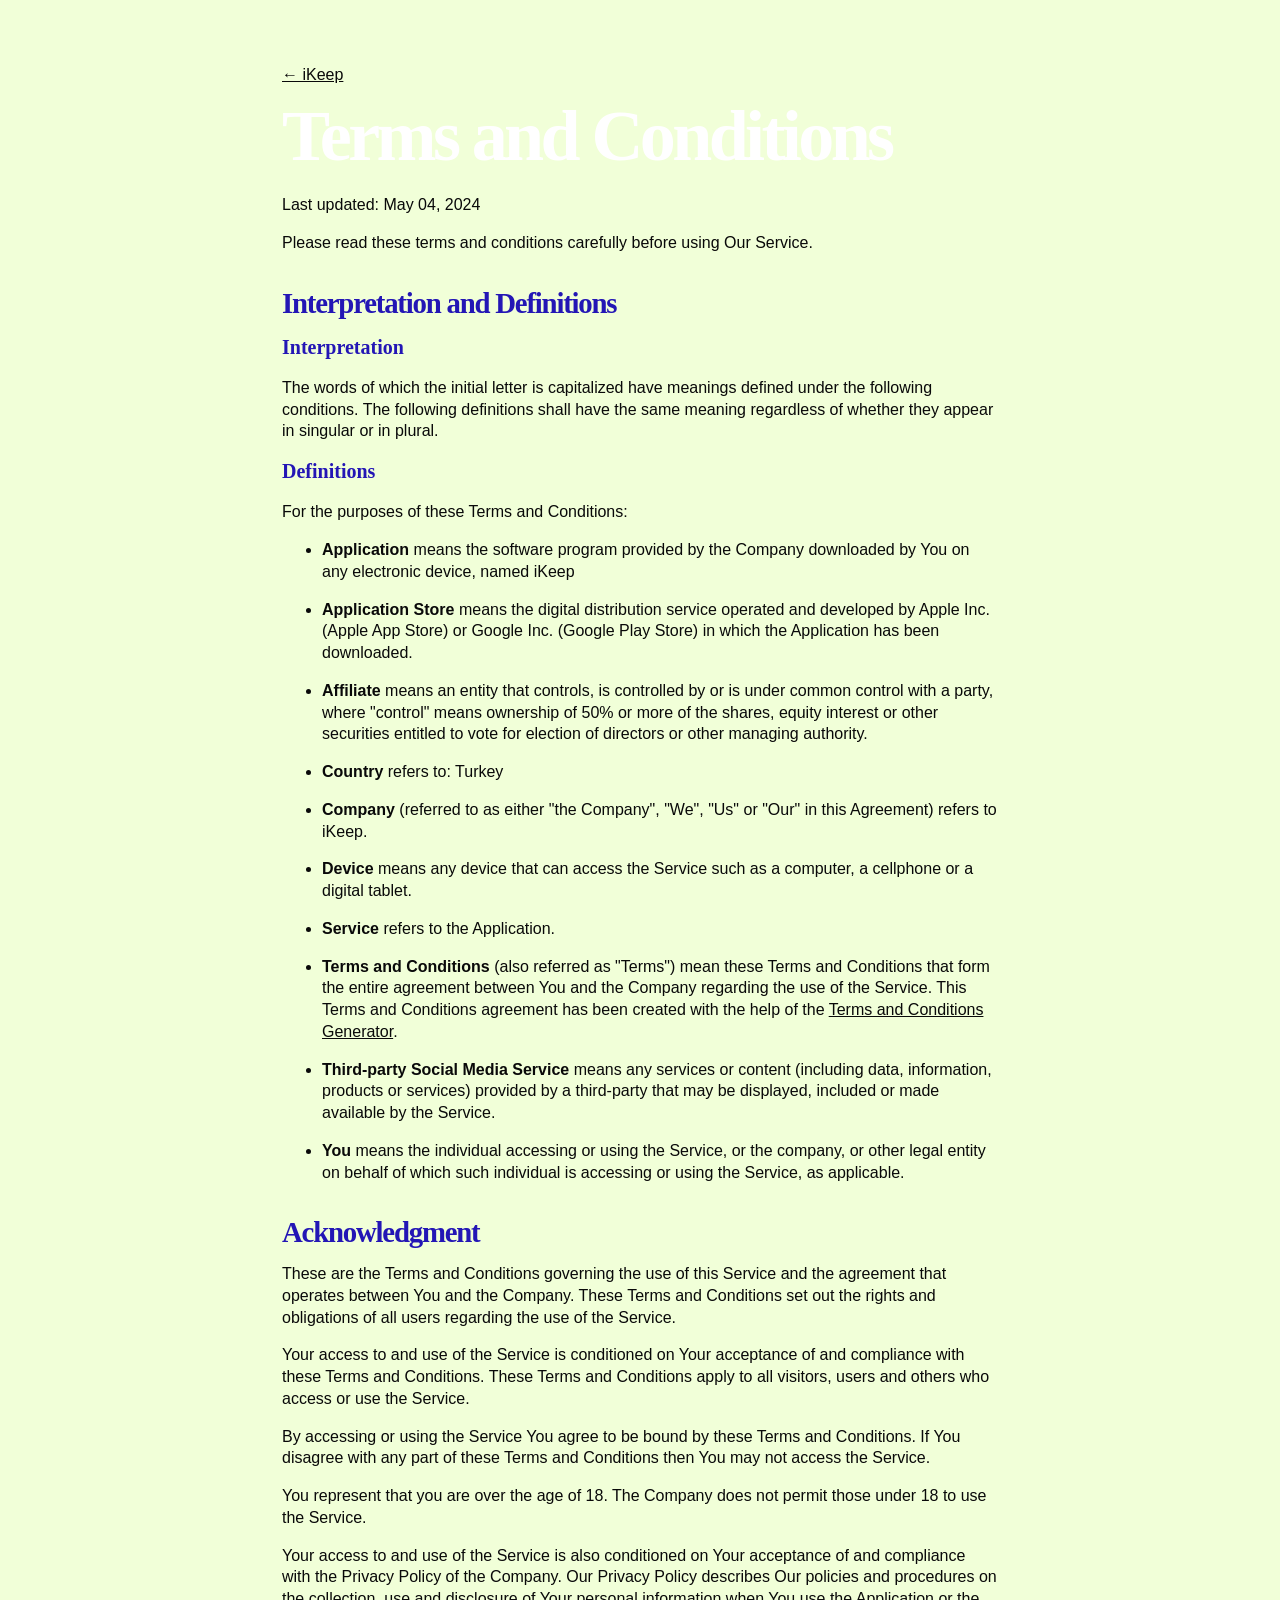
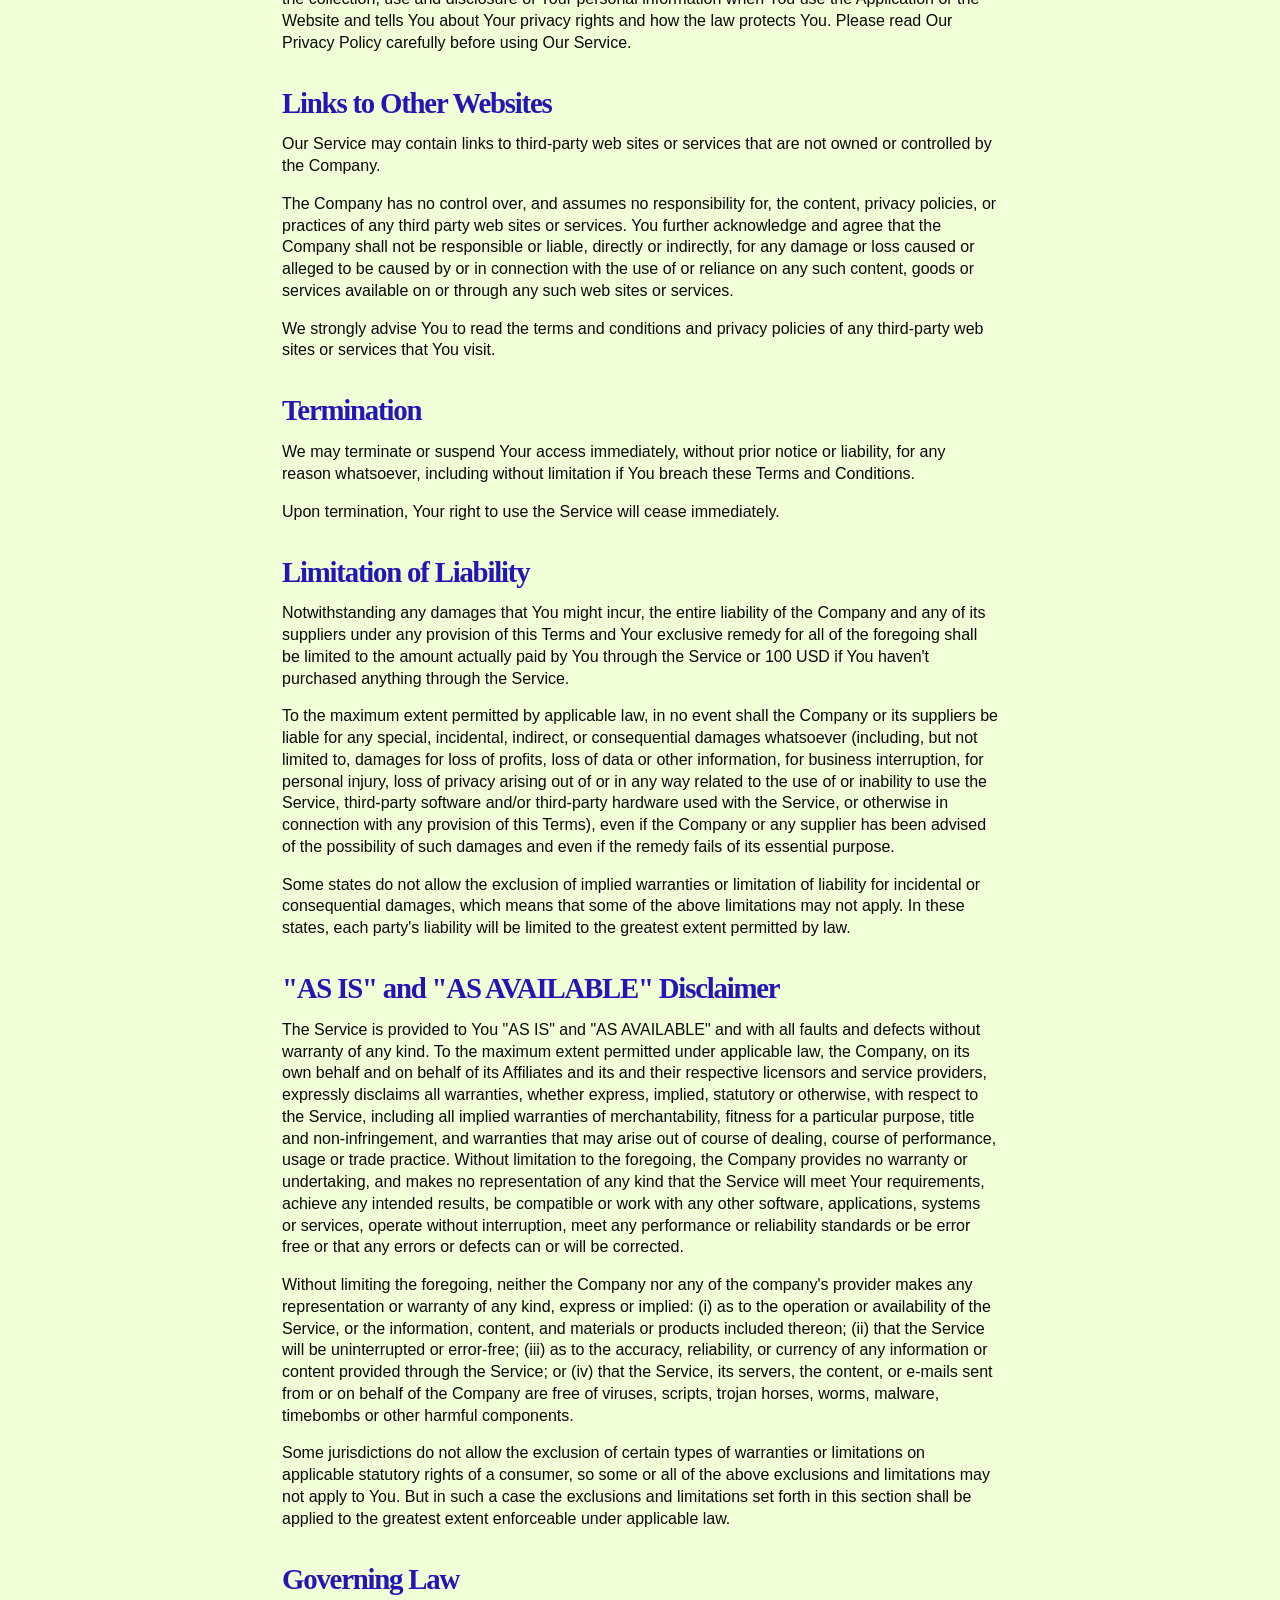
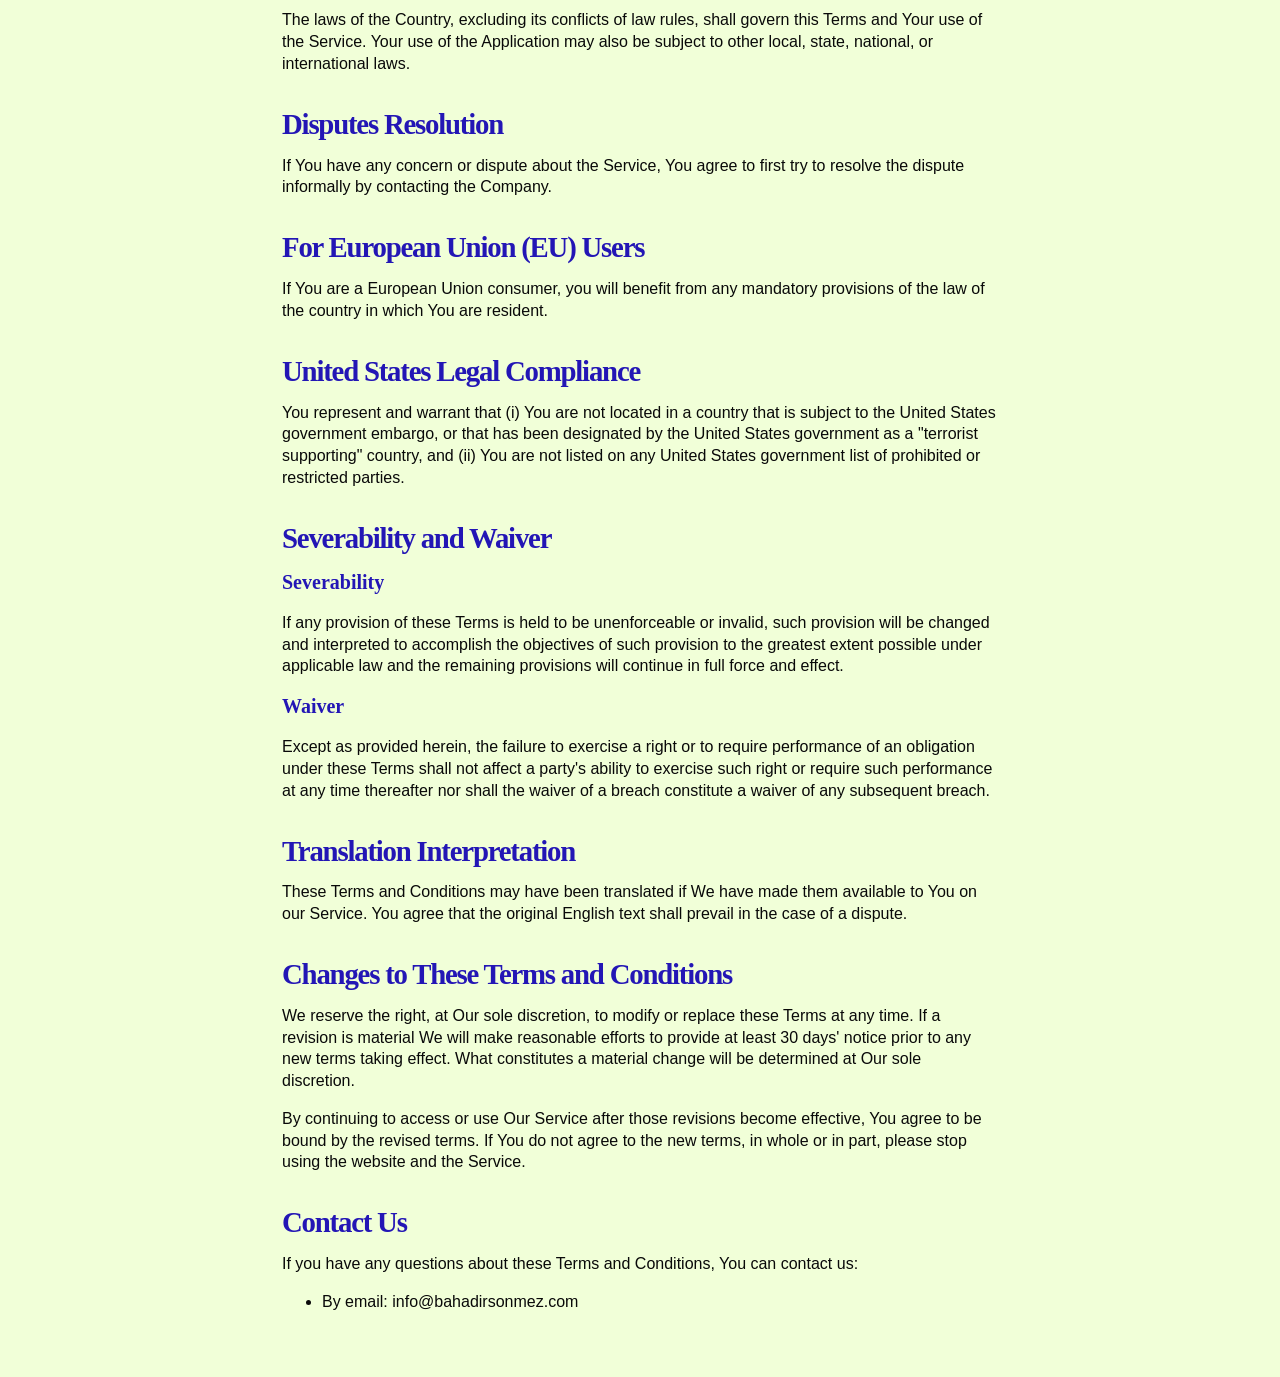
<file: legal/terms.html>
<!doctype html><html lang="en"><head><meta charset="utf-8"><meta name="viewport" content="width=device-width,initial-scale=1"><title>Terms and Conditions — iKeep</title><meta name="description" content="Terms and Conditions for the iKeep app."><link rel="canonical" href="https://ikeep.bahadirsonmez.com/legal/terms.html"><link rel="stylesheet" href="/assets/site.css"><link rel="icon" type="image/png" href="/assets/images/favicon.png"><style>.legal{max-width:780px;margin:auto;padding:3rem 2rem}.legal h1{font-size:clamp(2.5rem,7vw,4.5rem)}.legal h2{font-size:1.8rem;margin-top:2.2rem}.legal h3{font-size:1.25rem}.legal p,.legal li{color:var(--muted)}</style></head><body><main class="legal"><p><a href="/">← iKeep</a></p>
<h1>Terms and Conditions</h1>
<p>Last updated: May 04, 2024</p>
<p>Please read these terms and conditions carefully before using Our Service.</p>
<h2>Interpretation and Definitions</h2>
<h3>Interpretation</h3>
<p>The words of which the initial letter is capitalized have meanings defined under the following conditions. The following definitions shall have the same meaning regardless of whether they appear in singular or in plural.</p>
<h3>Definitions</h3>
<p>For the purposes of these Terms and Conditions:</p>
<ul>
<li>
<p><strong>Application</strong> means the software program provided by the Company downloaded by You on any electronic device, named iKeep</p>
</li>
<li>
<p><strong>Application Store</strong> means the digital distribution service operated and developed by Apple Inc. (Apple App Store) or Google Inc. (Google Play Store) in which the Application has been downloaded.</p>
</li>
<li>
<p><strong>Affiliate</strong> means an entity that controls, is controlled by or is under common control with a party, where &quot;control&quot; means ownership of 50% or more of the shares, equity interest or other securities entitled to vote for election of directors or other managing authority.</p>
</li>
<li>
<p><strong>Country</strong> refers to:  Turkey</p>
</li>
<li>
<p><strong>Company</strong> (referred to as either &quot;the Company&quot;, &quot;We&quot;, &quot;Us&quot; or &quot;Our&quot; in this Agreement) refers to iKeep.</p>
</li>
<li>
<p><strong>Device</strong> means any device that can access the Service such as a computer, a cellphone or a digital tablet.</p>
</li>
<li>
<p><strong>Service</strong> refers to the Application.</p>
</li>
<li>
<p><strong>Terms and Conditions</strong> (also referred as &quot;Terms&quot;) mean these Terms and Conditions that form the entire agreement between You and the Company regarding the use of the Service. This Terms and Conditions agreement has been created with the help of the <a href="https://www.termsfeed.com/terms-conditions-generator/" target="_blank">Terms and Conditions Generator</a>.</p>
</li>
<li>
<p><strong>Third-party Social Media Service</strong> means any services or content (including data, information, products or services) provided by a third-party that may be displayed, included or made available by the Service.</p>
</li>
<li>
<p><strong>You</strong> means the individual accessing or using the Service, or the company, or other legal entity on behalf of which such individual is accessing or using the Service, as applicable.</p>
</li>
</ul>
<h2>Acknowledgment</h2>
<p>These are the Terms and Conditions governing the use of this Service and the agreement that operates between You and the Company. These Terms and Conditions set out the rights and obligations of all users regarding the use of the Service.</p>
<p>Your access to and use of the Service is conditioned on Your acceptance of and compliance with these Terms and Conditions. These Terms and Conditions apply to all visitors, users and others who access or use the Service.</p>
<p>By accessing or using the Service You agree to be bound by these Terms and Conditions. If You disagree with any part of these Terms and Conditions then You may not access the Service.</p>
<p>You represent that you are over the age of 18. The Company does not permit those under 18 to use the Service.</p>
<p>Your access to and use of the Service is also conditioned on Your acceptance of and compliance with the Privacy Policy of the Company. Our Privacy Policy describes Our policies and procedures on the collection, use and disclosure of Your personal information when You use the Application or the Website and tells You about Your privacy rights and how the law protects You. Please read Our Privacy Policy carefully before using Our Service.</p>
<h2>Links to Other Websites</h2>
<p>Our Service may contain links to third-party web sites or services that are not owned or controlled by the Company.</p>
<p>The Company has no control over, and assumes no responsibility for, the content, privacy policies, or practices of any third party web sites or services. You further acknowledge and agree that the Company shall not be responsible or liable, directly or indirectly, for any damage or loss caused or alleged to be caused by or in connection with the use of or reliance on any such content, goods or services available on or through any such web sites or services.</p>
<p>We strongly advise You to read the terms and conditions and privacy policies of any third-party web sites or services that You visit.</p>
<h2>Termination</h2>
<p>We may terminate or suspend Your access immediately, without prior notice or liability, for any reason whatsoever, including without limitation if You breach these Terms and Conditions.</p>
<p>Upon termination, Your right to use the Service will cease immediately.</p>
<h2>Limitation of Liability</h2>
<p>Notwithstanding any damages that You might incur, the entire liability of the Company and any of its suppliers under any provision of this Terms and Your exclusive remedy for all of the foregoing shall be limited to the amount actually paid by You through the Service or 100 USD if You haven't purchased anything through the Service.</p>
<p>To the maximum extent permitted by applicable law, in no event shall the Company or its suppliers be liable for any special, incidental, indirect, or consequential damages whatsoever (including, but not limited to, damages for loss of profits, loss of data or other information, for business interruption, for personal injury, loss of privacy arising out of or in any way related to the use of or inability to use the Service, third-party software and/or third-party hardware used with the Service, or otherwise in connection with any provision of this Terms), even if the Company or any supplier has been advised of the possibility of such damages and even if the remedy fails of its essential purpose.</p>
<p>Some states do not allow the exclusion of implied warranties or limitation of liability for incidental or consequential damages, which means that some of the above limitations may not apply. In these states, each party's liability will be limited to the greatest extent permitted by law.</p>
<h2>&quot;AS IS&quot; and &quot;AS AVAILABLE&quot; Disclaimer</h2>
<p>The Service is provided to You &quot;AS IS&quot; and &quot;AS AVAILABLE&quot; and with all faults and defects without warranty of any kind. To the maximum extent permitted under applicable law, the Company, on its own behalf and on behalf of its Affiliates and its and their respective licensors and service providers, expressly disclaims all warranties, whether express, implied, statutory or otherwise, with respect to the Service, including all implied warranties of merchantability, fitness for a particular purpose, title and non-infringement, and warranties that may arise out of course of dealing, course of performance, usage or trade practice. Without limitation to the foregoing, the Company provides no warranty or undertaking, and makes no representation of any kind that the Service will meet Your requirements, achieve any intended results, be compatible or work with any other software, applications, systems or services, operate without interruption, meet any performance or reliability standards or be error free or that any errors or defects can or will be corrected.</p>
<p>Without limiting the foregoing, neither the Company nor any of the company's provider makes any representation or warranty of any kind, express or implied: (i) as to the operation or availability of the Service, or the information, content, and materials or products included thereon; (ii) that the Service will be uninterrupted or error-free; (iii) as to the accuracy, reliability, or currency of any information or content provided through the Service; or (iv) that the Service, its servers, the content, or e-mails sent from or on behalf of the Company are free of viruses, scripts, trojan horses, worms, malware, timebombs or other harmful components.</p>
<p>Some jurisdictions do not allow the exclusion of certain types of warranties or limitations on applicable statutory rights of a consumer, so some or all of the above exclusions and limitations may not apply to You. But in such a case the exclusions and limitations set forth in this section shall be applied to the greatest extent enforceable under applicable law.</p>
<h2>Governing Law</h2>
<p>The laws of the Country, excluding its conflicts of law rules, shall govern this Terms and Your use of the Service. Your use of the Application may also be subject to other local, state, national, or international laws.</p>
<h2>Disputes Resolution</h2>
<p>If You have any concern or dispute about the Service, You agree to first try to resolve the dispute informally by contacting the Company.</p>
<h2>For European Union (EU) Users</h2>
<p>If You are a European Union consumer, you will benefit from any mandatory provisions of the law of the country in which You are resident.</p>
<h2>United States Legal Compliance</h2>
<p>You represent and warrant that (i) You are not located in a country that is subject to the United States government embargo, or that has been designated by the United States government as a &quot;terrorist supporting&quot; country, and (ii) You are not listed on any United States government list of prohibited or restricted parties.</p>
<h2>Severability and Waiver</h2>
<h3>Severability</h3>
<p>If any provision of these Terms is held to be unenforceable or invalid, such provision will be changed and interpreted to accomplish the objectives of such provision to the greatest extent possible under applicable law and the remaining provisions will continue in full force and effect.</p>
<h3>Waiver</h3>
<p>Except as provided herein, the failure to exercise a right or to require performance of an obligation under these Terms shall not affect a party's ability to exercise such right or require such performance at any time thereafter nor shall the waiver of a breach constitute a waiver of any subsequent breach.</p>
<h2>Translation Interpretation</h2>
<p>These Terms and Conditions may have been translated if We have made them available to You on our Service.
You agree that the original English text shall prevail in the case of a dispute.</p>
<h2>Changes to These Terms and Conditions</h2>
<p>We reserve the right, at Our sole discretion, to modify or replace these Terms at any time. If a revision is material We will make reasonable efforts to provide at least 30 days' notice prior to any new terms taking effect. What constitutes a material change will be determined at Our sole discretion.</p>
<p>By continuing to access or use Our Service after those revisions become effective, You agree to be bound by the revised terms. If You do not agree to the new terms, in whole or in part, please stop using the website and the Service.</p>
<h2>Contact Us</h2>
<p>If you have any questions about these Terms and Conditions, You can contact us:</p>
<ul>
<li>By email: info@bahadirsonmez.com</li>
</ul>
</main></body></html>
</file>
<file: assets/site.css>
/* iKeep — Handsome Frank-inspired layout (hairline frames, flat colour blocks, pill buttons)
   painted with iKeep's palette: electric violet, acid lime, ink black, pale lime paper. */
:root{
  --violet:#4c3df2;--deep:#2316b5;--lime:#c4ef36;--paper:#f1ffd8;--ink:#090909;--white:#fff;--lav:#d9d4ff;--slate:#3a4220;
  --serif:"Fraunces","Playfair Display",Georgia,"Times New Roman",serif;
  --sans:"Inter",ui-sans-serif,-apple-system,BlinkMacSystemFont,"Segoe UI",sans-serif;
  --ease:cubic-bezier(.65,.05,.36,1);--bounce:cubic-bezier(.23,.82,.6,2);--t:.26s;
  --gutter:clamp(1.25rem,4vw,2.75rem);--max:1200px;
  --side:max(var(--gutter),calc((100vw - var(--max))/2 + var(--gutter)));
  color-scheme:light;
}
*{box-sizing:border-box}
html{scroll-behavior:smooth}
body{margin:0;background:var(--paper);color:var(--ink);font:16px/1.36 var(--sans);-webkit-font-smoothing:antialiased}
body.nav-locked{overflow:hidden}
img{max-width:100%;height:auto}
a{color:inherit}
h1,h2,h3{font-family:var(--serif);font-weight:700;font-variation-settings:"SOFT" 100,"WONK" 0;color:var(--deep);margin:0 0 1rem}
:focus-visible{outline:2px solid var(--violet);outline-offset:3px}
.sr-only{position:absolute;width:1px;height:1px;padding:0;margin:-1px;overflow:hidden;clip:rect(0,0,0,0);white-space:nowrap;border:0}
.skip{position:fixed;left:1rem;top:-5rem;z-index:300;background:var(--lime);color:#000;padding:.8rem 1rem;font-weight:700}
.skip:focus{top:1rem}

/* ---------- Header ---------- */
.site-header{position:fixed;z-index:200;top:0;left:0;width:100%;height:104px;padding:24px var(--gutter) 0;display:flex;align-items:flex-start;justify-content:space-between;pointer-events:none;color:var(--white);transition:color var(--t) var(--ease)}
.site-header>*{pointer-events:auto}
.site-header.on-light,.site-header.nav-open{color:var(--deep)}
.site-header.on-light:not(.nav-open){background:linear-gradient(var(--paper) 55%,rgba(241,255,216,0))}
.brand{display:flex;align-items:center;gap:.65rem;text-decoration:none;font-family:var(--serif);font-weight:700;font-size:1.5rem;letter-spacing:-.04em;line-height:1;transition:transform var(--t) var(--ease)}
.brand:hover{transform:scale(1.05) rotate(-1.5deg)}
.brand img{border-radius:10px;border:1.5px solid var(--ink);transition:transform .5s var(--bounce)}
.brand:hover img{transform:rotate(-10deg) scale(1.1)}
.nav-toggle{position:relative;width:42px;height:42px;padding:0;border:0;background:none;cursor:pointer;z-index:2}
.nav-toggle:before{content:"";position:absolute;inset:0;border-radius:50%;background:var(--lime);transition:transform var(--t) var(--bounce)}
.nav-toggle:hover:before,.nav-toggle:focus-visible:before{transform:scale(1.18)}
.nav-toggle span:not(.sr-only){position:absolute;left:12px;width:18px;height:2px;background:var(--ink);transform-origin:center;transition:transform .36s var(--ease)}
.nav-toggle span:nth-child(2){top:16px}.nav-toggle span:nth-child(3){top:24px}
.nav-toggle[aria-expanded=true] span:nth-child(2){transform:translateY(4px) rotate(45deg)}
.nav-toggle[aria-expanded=true] span:nth-child(3){transform:translateY(-4px) rotate(-45deg)}
.site-header nav{position:fixed;inset:0;height:100vh;z-index:-1;background:var(--lav);display:flex;flex-direction:column;justify-content:center;align-items:center;gap:.4rem;opacity:0;visibility:hidden;transform:scale(1.04);transition:opacity .3s var(--ease),transform .4s var(--ease),visibility 0s .4s}
.site-header nav.open{opacity:1;visibility:visible;transform:none;transition-delay:0s}
.site-header nav a{font-family:var(--serif);font-weight:700;font-size:clamp(2.6rem,8vw,5.5rem);line-height:1.02;letter-spacing:-.045em;text-decoration:none;color:var(--deep);opacity:0;transform:translateY(24px);transition:opacity .4s var(--ease),transform .5s var(--ease),color .2s}
.site-header nav.open a{opacity:1;transform:none}
.site-header nav.open a:nth-child(1){transition-delay:.08s}.site-header nav.open a:nth-child(2){transition-delay:.14s}.site-header nav.open a:nth-child(3){transition-delay:.2s}.site-header nav.open a:nth-child(4){transition-delay:.26s}
.site-header nav a:hover{color:var(--violet)}
.site-header nav a.button{font-family:var(--sans);font-size:1rem;letter-spacing:0;margin-top:1.5rem;padding:.95rem 2.2rem}

/* ---------- Buttons & links ---------- */
.button{display:inline-flex;justify-content:center;align-items:center;background:var(--lime);color:#000;border:1.5px solid var(--ink);border-radius:30px;padding:.9rem 2rem;font-weight:700;text-decoration:none;transition:transform var(--t) var(--bounce),background-color var(--t),color var(--t)}
.button:hover{transform:scale(1.06)}
.button.small{padding:.6rem 1.2rem}
.button.secondary{background:var(--violet);color:var(--white)}
.button.secondary:hover{background:var(--deep)}
.text-link,.actions>a:not(.button){font-weight:400;text-decoration:none;border-bottom:2px solid currentColor;padding-bottom:2px;transition:color .2s}
.fine{font-family:ui-monospace,"SFMono-Regular",Menlo,monospace;font-size:.78rem;margin:1.4rem 0 0}

/* ---------- Hero ---------- */
.hero{position:relative;min-height:100svh;padding:8.5rem var(--side) 5rem;background:var(--violet);color:var(--white);display:grid;grid-template-columns:1.05fr .95fr;gap:3rem;align-items:center;overflow:hidden}
.hero:before{content:"";position:absolute;width:clamp(120px,14vw,200px);aspect-ratio:1;background:var(--deep);left:-3%;bottom:6%;border-radius:50%;animation:drift 13s var(--ease) infinite alternate;pointer-events:none}
@keyframes drift{from{transform:translate3d(0,0,0) scale(1)}to{transform:translate3d(3vw,-4vh,0) scale(1.14)}}
.hero>div:first-child{position:relative;z-index:1}
.eyebrow{display:inline-block;margin:0 0 1.4rem;background:var(--lime);color:#000;padding:.3rem .6rem;font-size:.75rem;font-weight:700;letter-spacing:.06em;text-transform:uppercase}
h1{font-size:clamp(3rem,7.2vw,88px);line-height:.95;letter-spacing:-.05em;color:var(--white);margin-bottom:1.5rem}
h1 span{display:block;color:var(--lime)}
.lede{font-family:var(--serif);font-size:clamp(1.15rem,2vw,1.375rem);line-height:1.36;letter-spacing:-.018em;max-width:34rem;margin:0}
.hero .lede{color:rgba(255,255,255,.9)}
.actions{display:flex;gap:1.5rem;align-items:center;flex-wrap:wrap;margin:2.2rem 0 0}
.hero .actions>a:not(.button){color:var(--lime)}
.hero .actions>a:not(.button):hover{color:var(--white)}
.hero .fine{color:rgba(255,255,255,.75)}
.hero-art{position:relative;text-align:center;min-height:620px;display:flex;justify-content:center;align-items:center}
.halo{position:absolute;width:min(78%,430px);aspect-ratio:1;background:var(--lime);border:1.5px solid var(--ink);border-radius:50%;animation:spin 24s linear infinite}
.halo:after{content:"";position:absolute;width:22%;aspect-ratio:1;background:var(--ink);border-radius:50%;top:6%;left:10%}
@keyframes spin{to{transform:rotate(360deg)}}
.phone{border:4px solid var(--ink);border-radius:34px}
.hero-phone{position:relative;width:min(340px,80vw);transform:rotate(4deg);transition:transform .6s var(--bounce)}
.hero-art:hover .hero-phone{transform:rotate(-1deg) scale(1.03)}
.js .hero>div:first-child>*{opacity:0;transform:translateY(36px);animation:rise .9s var(--ease) forwards}
.js .hero>div:first-child>:nth-child(1){animation-delay:.1s}.js .hero>div:first-child>:nth-child(2){animation-delay:.22s}.js .hero>div:first-child>:nth-child(3){animation-delay:.4s}.js .hero>div:first-child>:nth-child(4){animation-delay:.55s}.js .hero>div:first-child>:nth-child(5){animation-delay:.68s}
.js .hero-art{opacity:0;transform:translateY(40px);animation:rise 1s var(--ease) .35s forwards}
@keyframes rise{to{opacity:1;transform:none}}

/* ---------- Bands & sections ---------- */
.trust{background:var(--ink);color:var(--lime);display:flex;justify-content:center;gap:clamp(1rem,5vw,4rem);padding:1.1rem var(--gutter);flex-wrap:wrap;font-weight:600;font-size:.95rem}
.trust p{margin:0}
.section{padding:clamp(4rem,8vw,5rem) var(--side)}
.section>.eyebrow{display:table;margin-left:auto;margin-right:auto}
.section>h2,.platforms>h2{text-align:center;margin-inline:auto}
h2{font-size:clamp(2.2rem,5.5vw,54px);line-height:1;letter-spacing:-.042em;max-width:820px}
.section>p:not(.eyebrow){font-family:var(--serif);font-size:1.375rem;line-height:1.36;letter-spacing:-.018em;color:var(--slate);max-width:560px;margin-inline:auto;text-align:center}

.grid{display:grid;grid-template-columns:repeat(3,1fr);gap:24px;margin-top:3rem}
.grid article{min-height:340px;padding:24px;display:flex;flex-direction:column;border:1.5px solid var(--ink);background:var(--violet);color:var(--white);transition:transform .35s var(--bounce)}
.grid article:nth-child(2){background:var(--lime);color:#000}
.grid article:nth-child(3){background:var(--ink)}
.grid article:hover{transform:translateY(-6px) rotate(-.6deg)}
.grid span{display:grid;place-items:center;width:52px;height:52px;border-radius:50%;background:var(--white);color:#000;border:1.5px solid var(--ink);font-weight:700;font-size:.85rem}
.grid h3{font-size:clamp(1.8rem,3vw,32px);line-height:1.1;letter-spacing:-.023em;color:inherit;margin:auto 0 .6rem}
.grid p{margin:0;font-size:1rem;color:inherit}

/* screenshot rails */
.screenshot-showcase{background:var(--white);border-block:1.5px solid var(--ink);padding-inline:0;overflow:hidden}
.screens-intro{padding-inline:var(--side);margin:0 auto 3rem;text-align:center}
.screens-intro>.eyebrow{display:inline-block}
.screens-intro h2{margin-inline:auto}
.screens-intro>p:last-child{font-family:var(--serif);font-size:1.375rem;letter-spacing:-.018em;color:var(--slate);max-width:560px;margin:0 auto}
.screenshot-group+.screenshot-group{margin-top:3rem}
.screenshot-heading{padding-inline:var(--side);display:flex;align-items:baseline;gap:.8rem;margin-bottom:.5rem}
.screenshot-heading h3{font-size:1.4rem;margin:0}
.screenshot-heading span{background:var(--lime);color:#000;font-size:.72rem;font-weight:700;padding:.2rem .5rem}
.screenshot-rail{overflow-x:auto;overscroll-behavior-inline:contain;scrollbar-width:none;cursor:grab;touch-action:pan-x pan-y pinch-zoom;padding:1rem 0 1.5rem}
.screenshot-rail::-webkit-scrollbar{display:none}
.screenshot-rail:active{cursor:grabbing}
.screenshot-track{display:flex;width:max-content;gap:24px;padding-right:24px}
.screenshot-track img{display:block;flex:none;width:clamp(190px,21vw,285px);height:auto;border:1.5px solid var(--ink);user-select:none;-webkit-user-drag:none}
.screenshot-group.ipad .screenshot-track img{width:clamp(300px,38vw,510px)}

.platforms{text-align:center;background:var(--lav);border-bottom:1.5px solid var(--ink)}
.platforms h2{font-size:clamp(2.4rem,6vw,70px);letter-spacing:-.05em;line-height:1}

.support{display:flex;flex-direction:column;align-items:center;text-align:center;gap:2rem;padding-top:clamp(5rem,9vw,7rem);padding-bottom:clamp(5rem,9vw,7rem)}
.support>div{max-width:740px}
.support h2{font-size:clamp(3rem,8vw,88px);line-height:.95;letter-spacing:-.05em;color:var(--violet);margin-inline:auto}
.support .eyebrow{display:inline-block}
.support p{font-family:var(--serif);font-size:1.375rem;letter-spacing:-.018em;color:var(--slate)}
.support .button{font-size:1.2rem}

footer{background:var(--ink);color:var(--white);padding:2.6rem var(--side);display:grid;grid-template-columns:1fr auto auto;gap:1.5rem 3rem;align-items:center;font-size:.875rem}
footer .brand{color:var(--white);font-size:1.3rem}
footer p{margin:.3rem 0 0;color:rgba(255,255,255,.75)}
footer nav{display:flex;gap:1.3rem;flex-wrap:wrap}
footer nav a{text-decoration:none;border-bottom:2px solid var(--lime);transition:color .2s}
footer nav a:hover{color:var(--lime)}

/* ---------- Use-case page, FAQ, 404 ---------- */
.usecase-hero{min-height:88svh}
.showcase{display:grid;grid-template-columns:.9fr 1.1fr;gap:clamp(2rem,5vw,4rem);align-items:center}
.showcase>div:first-child>.eyebrow{display:inline-block}
.showcase h2{text-align:left;margin-inline:0}
.showcase p{text-align:left;margin-inline:0;font-family:var(--sans);font-size:1.05rem;color:var(--slate)}
.gallery{display:grid;grid-template-columns:repeat(3,1fr);gap:24px;align-items:end}
.gallery figure{margin:0;text-align:center}
.gallery img{border:1.5px solid var(--ink)}
.gallery .phone{border-radius:0;border-width:1.5px}
.gallery figcaption{margin-top:.8rem;font-weight:700;font-size:.9rem}
.faq-list{max-width:860px;margin:2.5rem auto}
.faq-list details{border-top:1.5px solid var(--ink);padding:1.1rem 0;transition:padding-left var(--t) var(--ease)}
.faq-list details:last-child{border-bottom:1.5px solid var(--ink)}
.faq-list details[open]{padding-left:.8rem}
.faq-list summary{cursor:pointer;font-family:var(--serif);font-weight:700;font-size:1.3rem;letter-spacing:-.02em;color:var(--deep)}
.faq-list details p{margin:.6rem 0 0;font-family:var(--sans);font-size:1rem;text-align:left;max-width:none;color:var(--slate)}
#faq .actions{justify-content:center}
#faq .actions>a:not(.button){color:var(--deep)}
.download{max-width:720px;margin:0 auto;min-height:100svh;padding:6rem var(--gutter);display:flex;flex-direction:column;align-items:center;justify-content:center;text-align:center}
.download h1{color:var(--deep)}
.download>img{border-radius:24px;border:1.5px solid var(--ink)}
.copy{border:0;background:none;text-decoration:underline;font:inherit;cursor:pointer}

/* ---------- Scroll reveal ---------- */
.js [data-reveal]{opacity:0;transform:translateY(24px);transition:opacity .5s var(--ease),transform .5s var(--ease);transition-delay:var(--d,0s)}
.js [data-reveal].in{opacity:1;transform:none}

@media(max-width:860px){
  .hero,.showcase{grid-template-columns:1fr}
  .hero{padding-top:8rem;min-height:auto;gap:2rem;text-align:left}
  .hero-art{min-height:520px}
  .hero-phone{width:min(260px,70vw)}
  .grid{grid-template-columns:1fr}
  .grid article{min-height:260px}
  .gallery{display:flex;overflow-x:auto;padding-bottom:1rem}
  .gallery figure{min-width:200px}
  .screenshot-track img{width:205px}
  .screenshot-group.ipad .screenshot-track img{width:310px}
  footer{grid-template-columns:1fr}
}
@media(prefers-reduced-motion:reduce){
  html{scroll-behavior:auto}
  *,*:before,*:after{animation:none!important;transition:none!important}
  .js .hero>div:first-child>*,.js .hero-art,.js [data-reveal]{opacity:1;transform:none}
  .hero-phone{transform:none}
}
</file>
